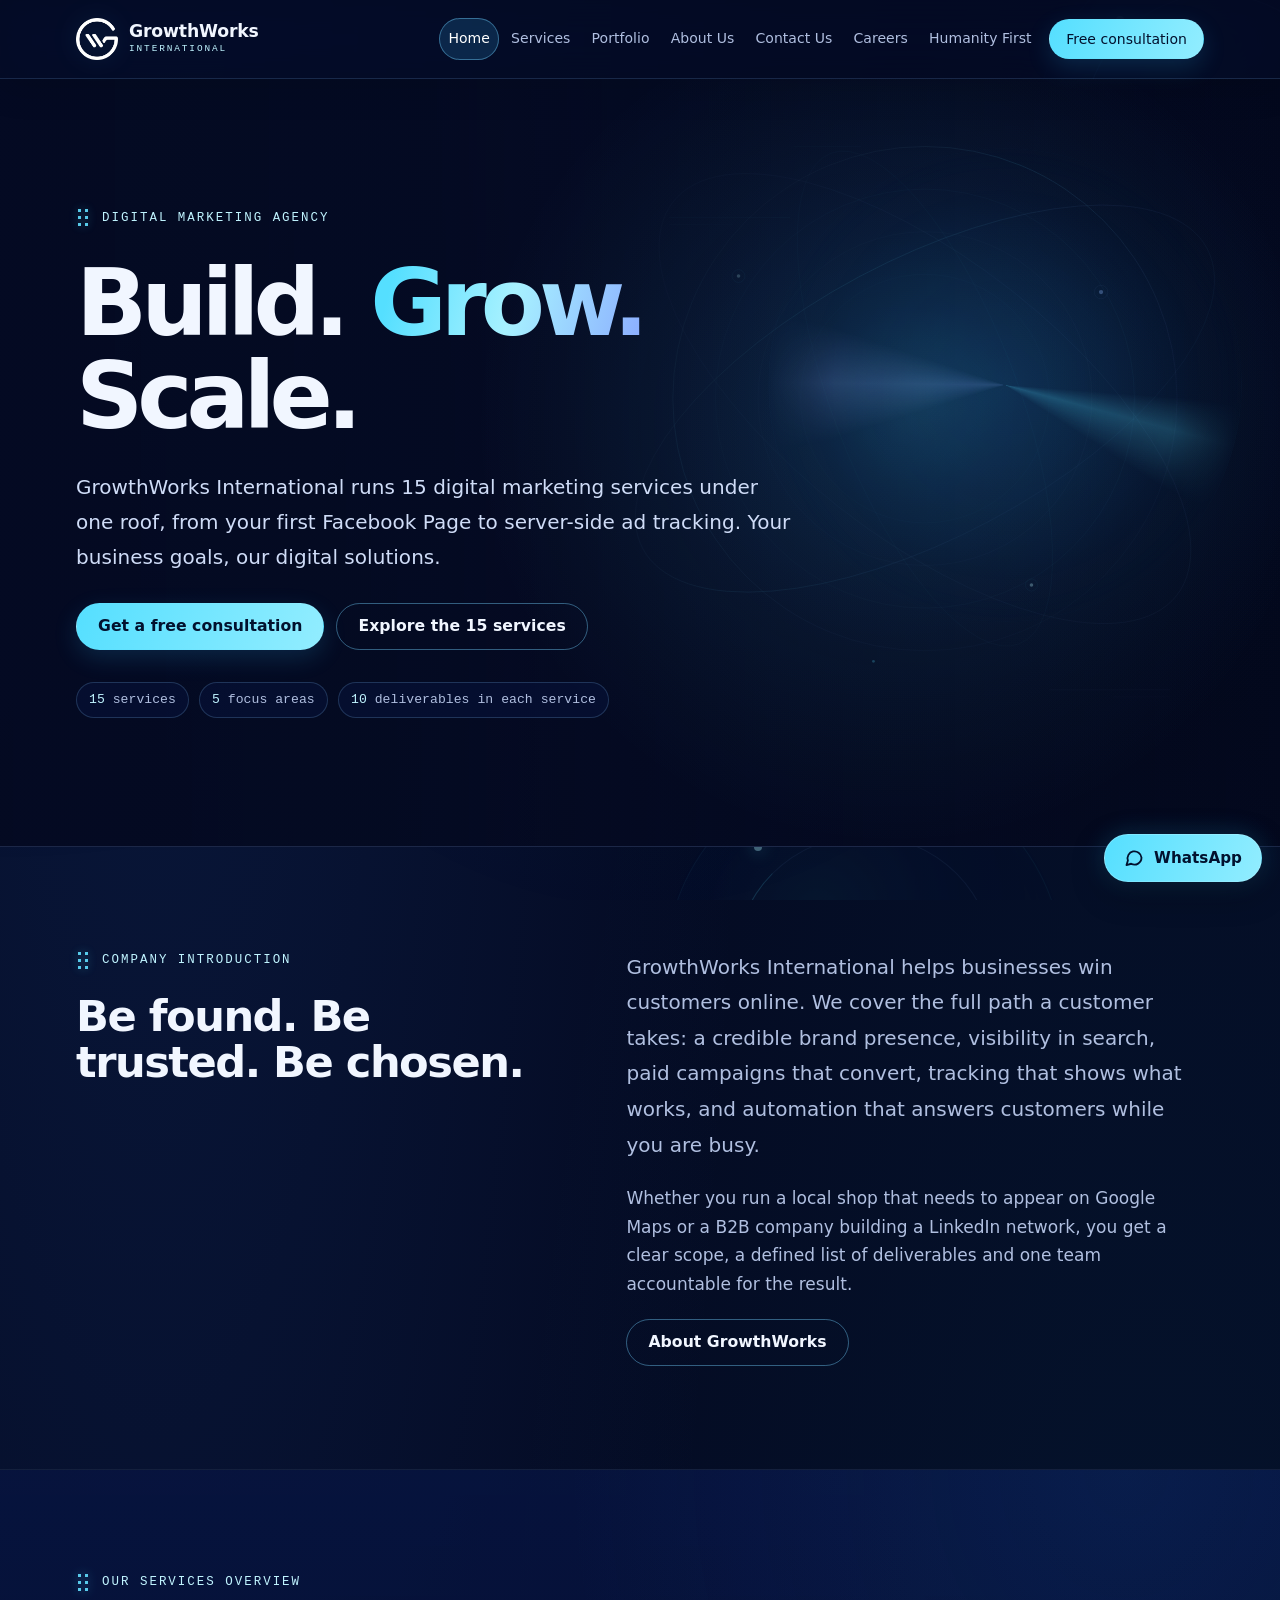
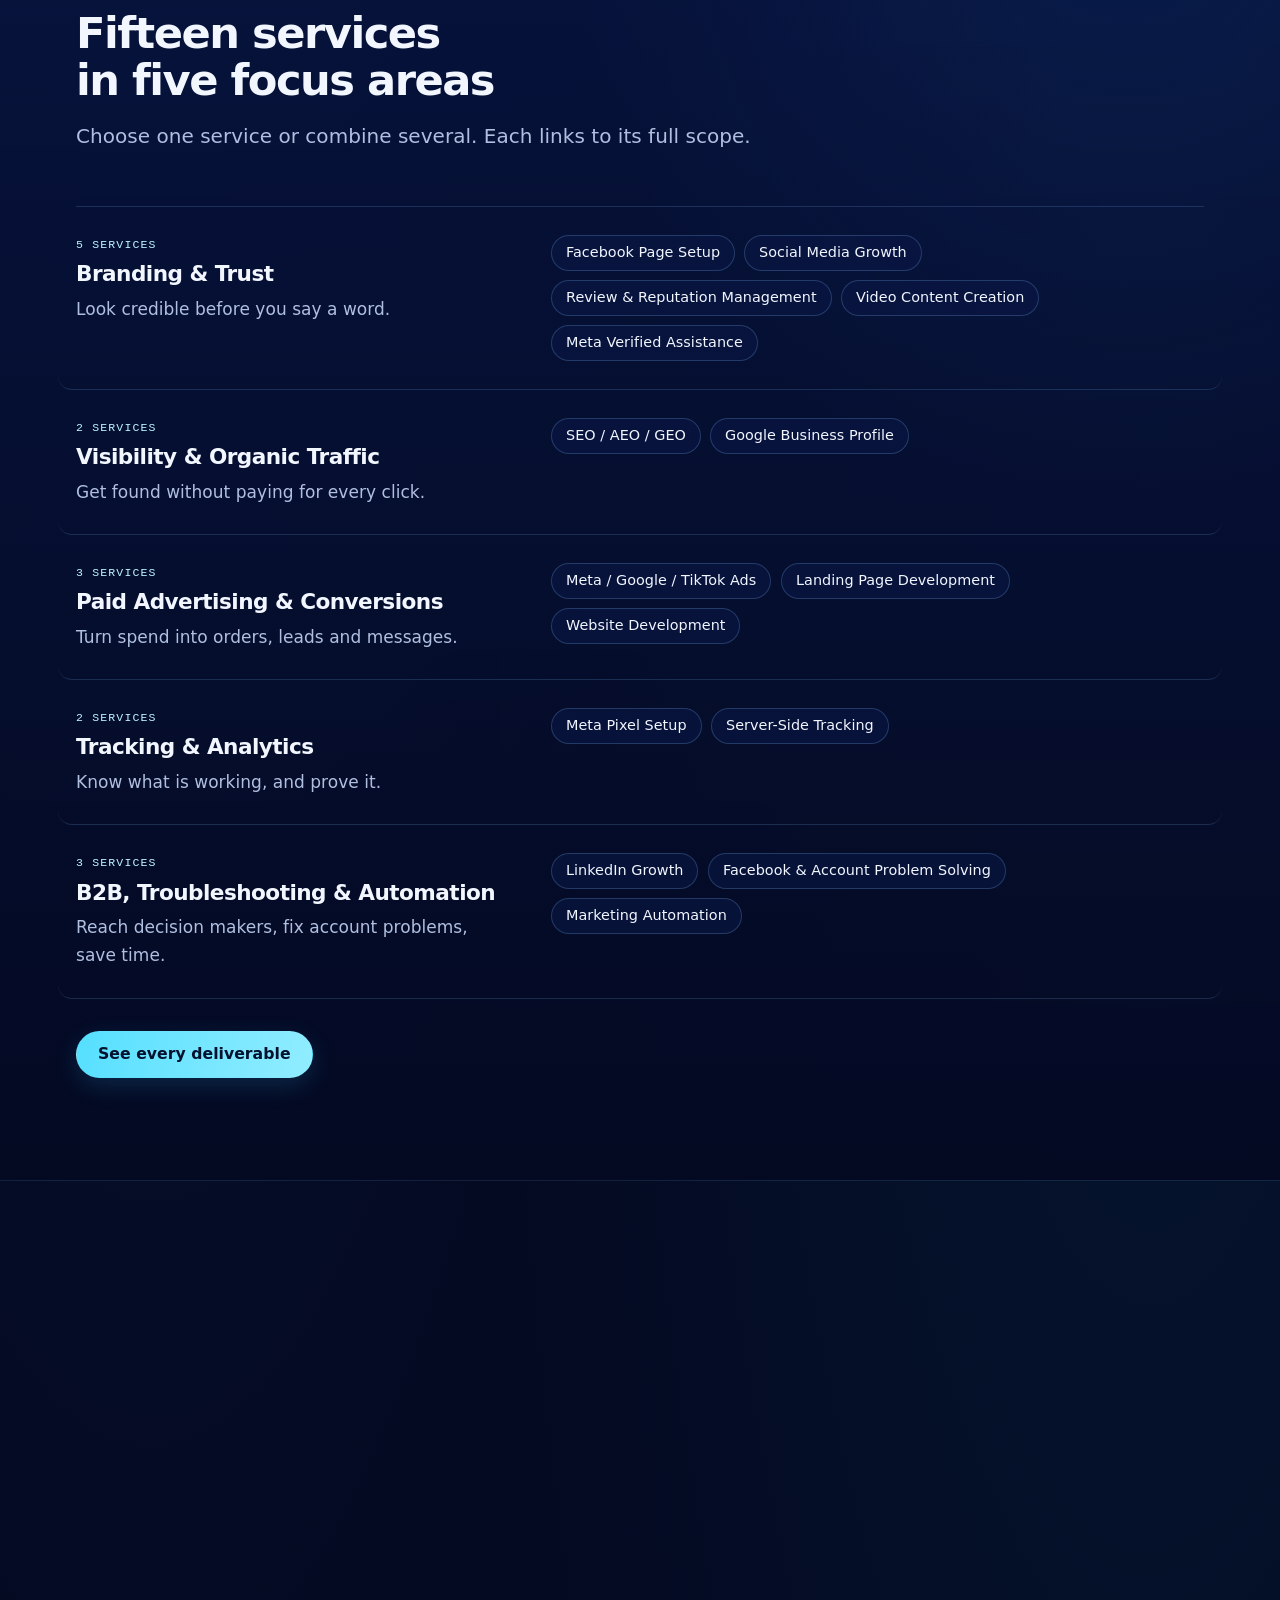
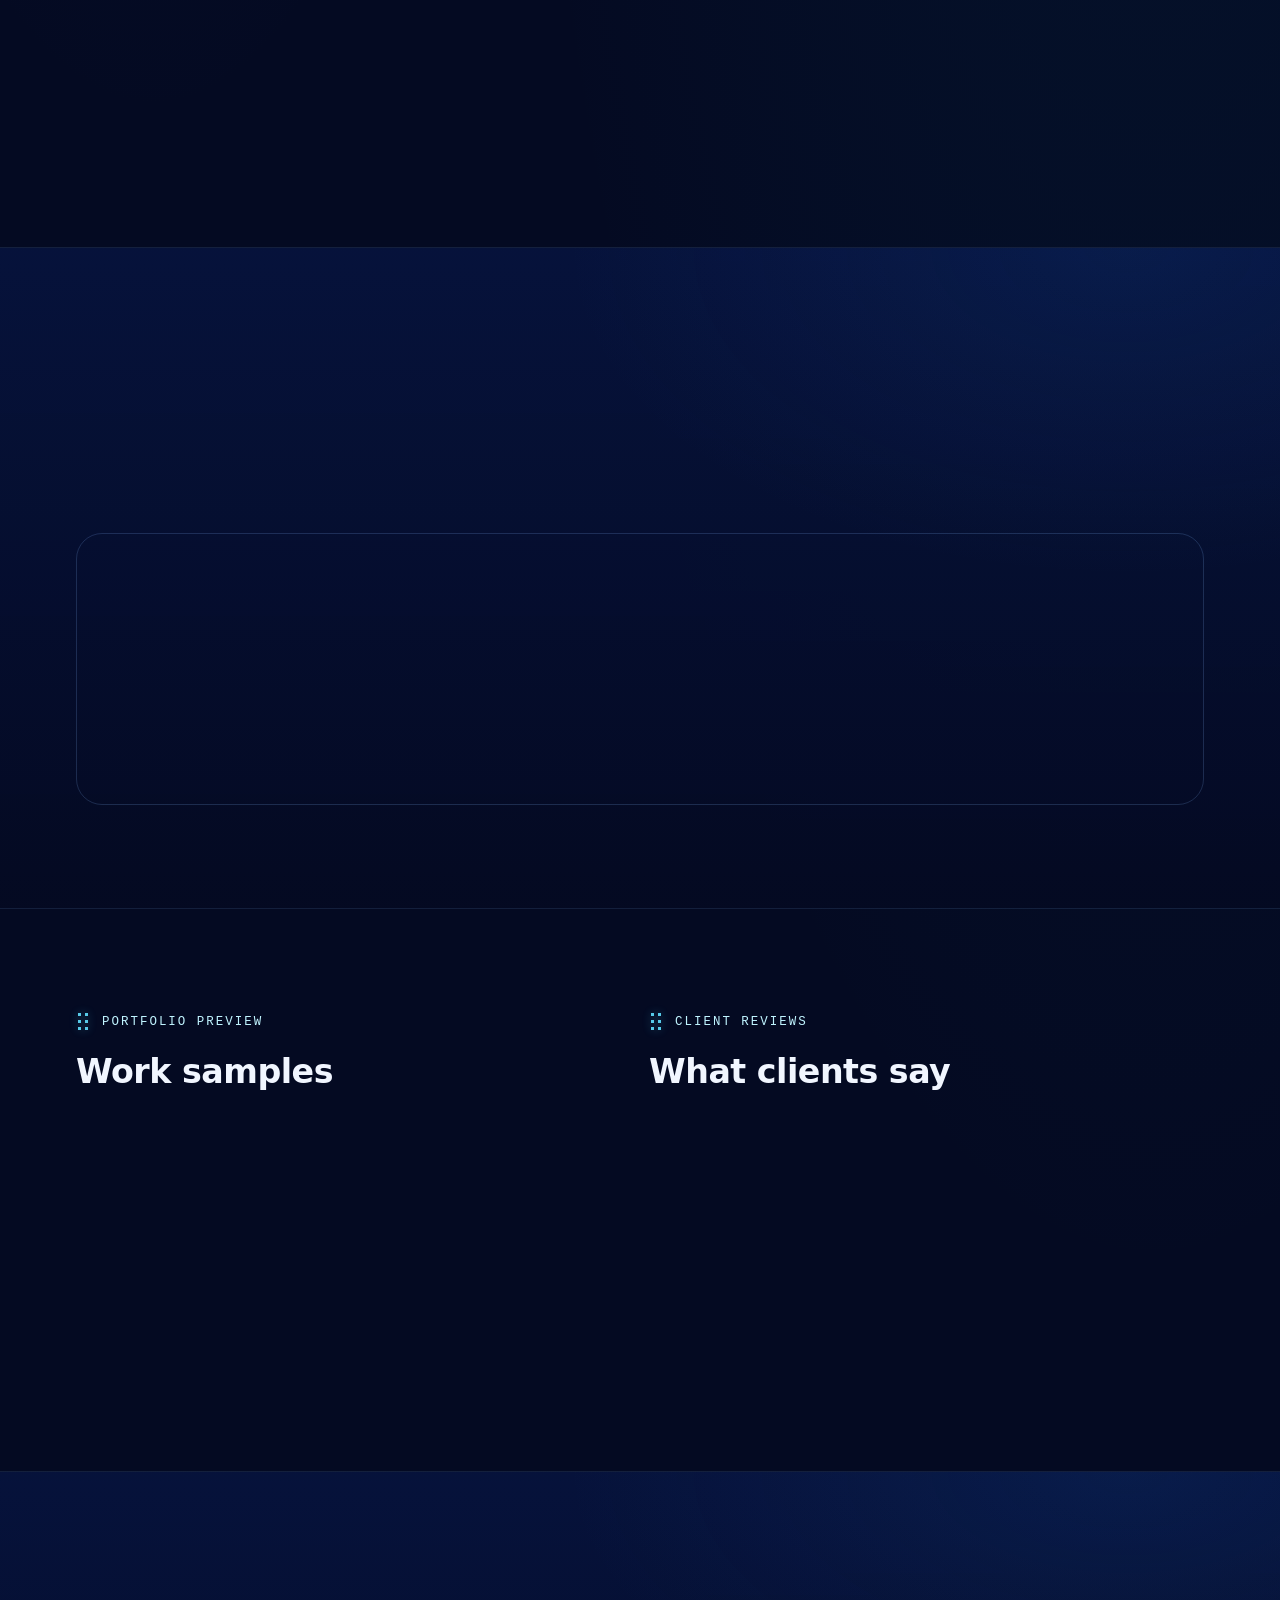
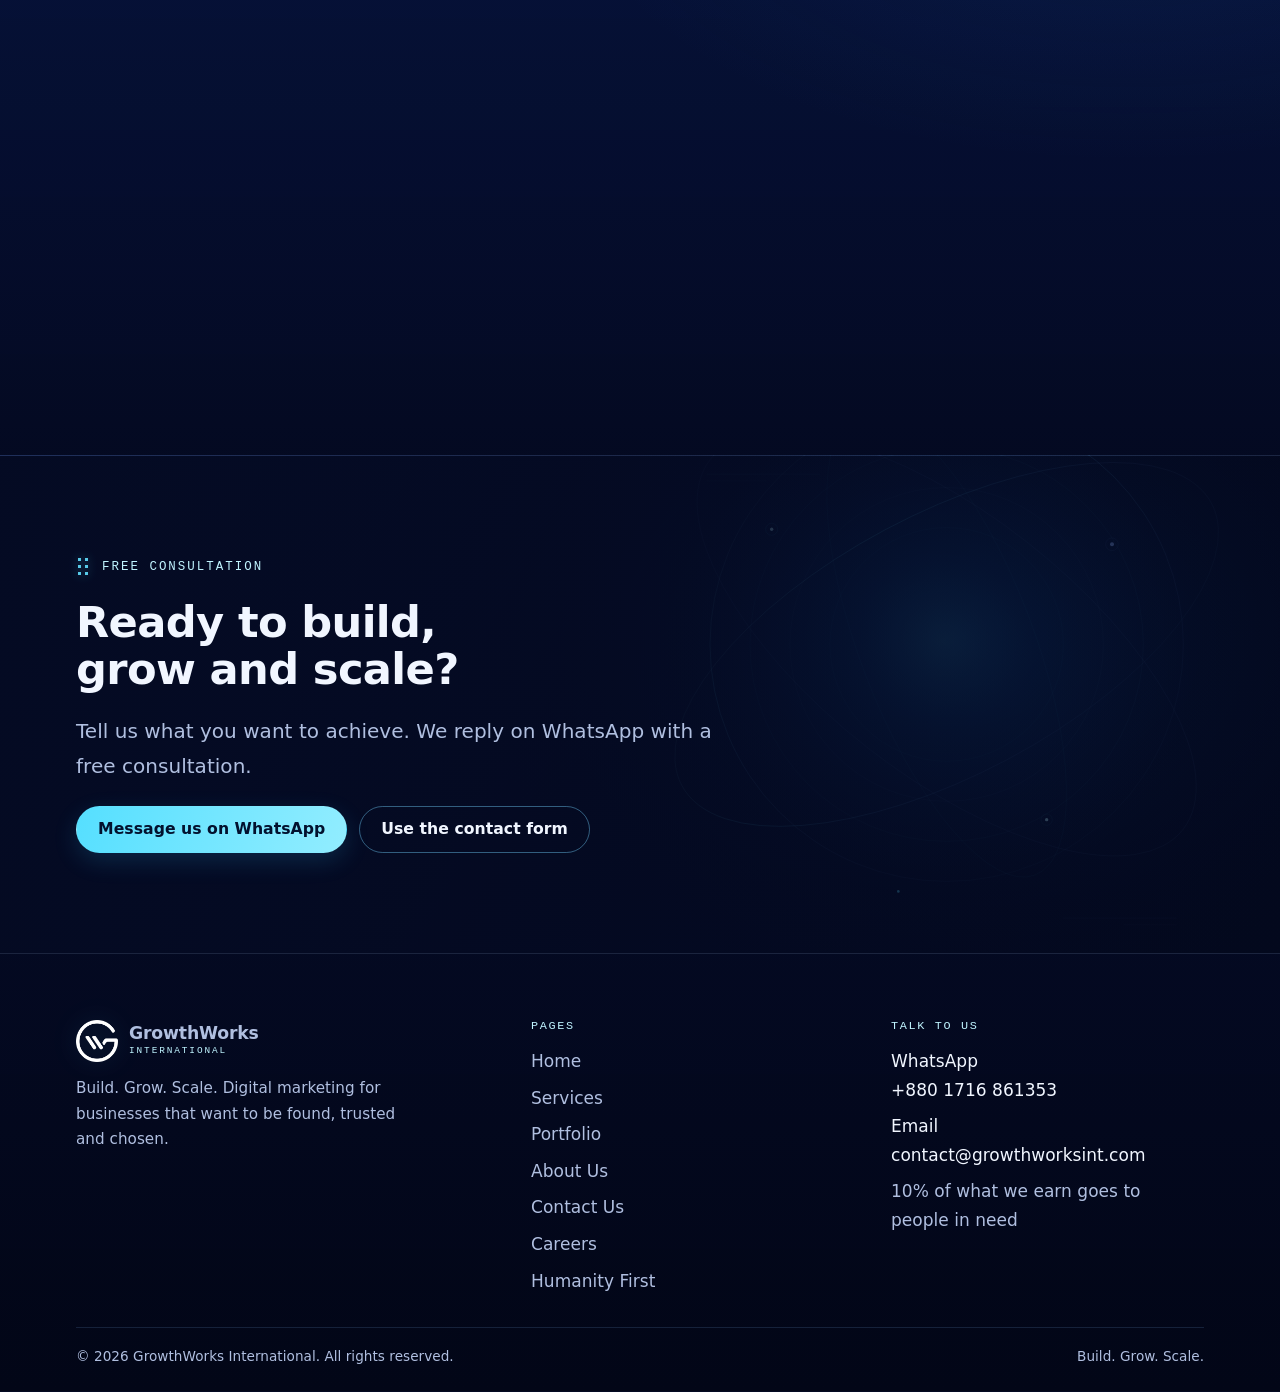
<file: index.html>
<!doctype html>
<html lang="en">
<head>
  <meta charset="utf-8">
  <meta http-equiv="Content-Security-Policy" content="default-src 'self'; base-uri 'self'; object-src 'none'; script-src 'self'; style-src 'self' 'unsafe-inline' https://fonts.googleapis.com; font-src 'self' https://fonts.gstatic.com data:; img-src 'self' data:; connect-src 'self'; frame-src 'none'; form-action 'self'; upgrade-insecure-requests">
  <meta name="referrer" content="strict-origin-when-cross-origin">
  <meta name="viewport" content="width=device-width, initial-scale=1, viewport-fit=cover">
  <meta name="theme-color" content="#040A22">
  <meta name="color-scheme" content="dark">
  <meta name="robots" content="index, follow, max-image-preview:large">
  <meta name="description" content="GrowthWorks International helps businesses grow online with digital marketing, SEO, paid advertising, analytics, web development and automation.">
  <title>GrowthWorks International | Build. Grow. Scale.</title>
  <link rel="canonical" href="https://growthworksint.jo3.org/">
  <link rel="preload" as="image" href="img/glow-4k.svg?v=20261027-4k" fetchpriority="high">
  <link rel="icon" type="image/png" href="img/logo-mark.png">
  <meta property="og:type" content="website">
  <meta property="og:site_name" content="GrowthWorks International">
  <meta property="og:title" content="GrowthWorks International | Build. Grow. Scale.">
  <meta property="og:description" content="GrowthWorks International helps businesses grow online with digital marketing, SEO, paid advertising, analytics, web development and automation.">
  <meta property="og:url" content="https://growthworksint.jo3.org/">
  <meta name="twitter:card" content="summary">
  <meta name="twitter:title" content="GrowthWorks International | Build. Grow. Scale.">
  <meta name="twitter:description" content="GrowthWorks International helps businesses grow online with digital marketing, SEO, paid advertising, analytics, web development and automation.">
  <link rel="preconnect" href="https://fonts.googleapis.com">
  <link rel="preconnect" href="https://fonts.gstatic.com" crossorigin>
  <link rel="stylesheet" href="https://fonts.googleapis.com/css2?family=Bricolage+Grotesque:opsz,wght@12..96,500;700;800&family=Figtree:wght@400;500;600;700&family=IBM+Plex+Mono:wght@400;500&display=swap">
  <link rel="stylesheet" href="styles.css?v=20261027-sticky-nav-fix">
  <script type="application/ld+json">{"@context":"https://schema.org","@type":"Organization","name":"GrowthWorks International","url":"https://growthworksint.jo3.org/","logo":"https://growthworksint.jo3.org/img/logo-mark.png","description":"GrowthWorks International helps businesses grow online with digital marketing, SEO, paid advertising, analytics, web development and automation.","email":"contact@growthworksint.com","telephone":"+8801716861353","areaServed":"Bangladesh","knowsAbout":["Digital marketing","Search engine optimization","Web development","Analytics","Marketing automation"]}</script>
</head>
<body>
<a class="skip-link" href="#main-content">Skip to main content</a>
<header class="site-header"><div class="wrap"><a class="brand" href="index.html" aria-label="GrowthWorks International home"><img src="img/logo-mark.png" alt="" width="40" height="40"><span><b>GrowthWorks</b><small>International</small></span></a><button class="menu-btn" type="button" aria-expanded="false" aria-controls="site-nav">Menu</button><nav class="nav" id="site-nav" aria-label="Main"><a href="index.html" aria-current="page">Home</a><a href="services.html">Services</a><a href="portfolio.html">Portfolio</a><a href="about.html">About Us</a><a href="contact.html">Contact Us</a><a href="careers.html">Careers</a><a href="humanity-first.html">Humanity First</a><a class="btn btn-primary btn-sm nav-cta" href="https://wa.me/8801716861353?text=Hello%20GrowthWorks%20International%2C%20I%20would%20like%20a%20free%20consultation." target="_blank" rel="noopener">Free consultation</a></nav></div></header>
<main id="main-content" tabindex="-1">
<section class="hero"><div class="wrap"><div class="hero-copy">
  <span class="eyebrow">Digital marketing agency</span>
  <h1>Build. <span class="accent">Grow.</span> Scale.</h1>
  <p class="lede" style="color:#cfdcf7">GrowthWorks International runs 15 digital marketing services under one roof, from your first Facebook Page to server-side ad tracking. Your business goals, our digital solutions.</p>
  <div class="btn-row"><a class="btn btn-primary" href="https://wa.me/8801716861353?text=Hello%20GrowthWorks%20International%2C%20I%20would%20like%20a%20free%20consultation." target="_blank" rel="noopener">Get a free consultation</a><a class="btn btn-ghost" href="services.html">Explore the 15 services</a></div>
  <div class="hero-facts"><span><b>15</b> services</span><span><b>5</b> focus areas</span><span><b>10</b> deliverables in each service</span></div>
</div></div></section>

<section class="section"><div class="wrap split">
  <div class="stack"><span class="eyebrow">Company introduction</span><h2>Be found. Be trusted. Be chosen.</h2></div>
  <div class="stack"><p class="lede">GrowthWorks International helps businesses win customers online. We cover the full path a customer takes: a credible brand presence, visibility in search, paid campaigns that convert, tracking that shows what works, and automation that answers customers while you are busy.</p>
  <p class="mute">Whether you run a local shop that needs to appear on Google Maps or a B2B company building a LinkedIn network, you get a clear scope, a defined list of deliverables and one team accountable for the result.</p>
  <div class="btn-row"><a class="btn btn-ghost" href="about.html">About GrowthWorks</a></div></div>
</div></section>

<section class="section alt"><div class="wrap">
  <div class="section-head"><span class="eyebrow">Our services overview</span><h2>Fifteen services in five focus areas</h2><p class="lede">Choose one service or combine several. Each links to its full scope.</p></div>
  <div class="area-list"><div class="area-row"><div><span class="tag">5 services</span><h3>Branding &amp; Trust</h3><p class="mute" style="margin-top:8px">Look credible before you say a word.</p></div><div class="chips"><a class="chip" href="services.html#svc-1">Facebook Page Setup</a><a class="chip" href="services.html#svc-2">Social Media Growth</a><a class="chip" href="services.html#svc-3">Review &amp; Reputation Management</a><a class="chip" href="services.html#svc-4">Video Content Creation</a><a class="chip" href="services.html#svc-5">Meta Verified Assistance</a></div></div><div class="area-row"><div><span class="tag">2 services</span><h3>Visibility &amp; Organic Traffic</h3><p class="mute" style="margin-top:8px">Get found without paying for every click.</p></div><div class="chips"><a class="chip" href="services.html#svc-6">SEO / AEO / GEO</a><a class="chip" href="services.html#svc-7">Google Business Profile</a></div></div><div class="area-row"><div><span class="tag">3 services</span><h3>Paid Advertising &amp; Conversions</h3><p class="mute" style="margin-top:8px">Turn spend into orders, leads and messages.</p></div><div class="chips"><a class="chip" href="services.html#svc-8">Meta / Google / TikTok Ads</a><a class="chip" href="services.html#svc-9">Landing Page Development</a><a class="chip" href="services.html#svc-10">Website Development</a></div></div><div class="area-row"><div><span class="tag">2 services</span><h3>Tracking &amp; Analytics</h3><p class="mute" style="margin-top:8px">Know what is working, and prove it.</p></div><div class="chips"><a class="chip" href="services.html#svc-11">Meta Pixel Setup</a><a class="chip" href="services.html#svc-12">Server-Side Tracking</a></div></div><div class="area-row"><div><span class="tag">3 services</span><h3>B2B, Troubleshooting &amp; Automation</h3><p class="mute" style="margin-top:8px">Reach decision makers, fix account problems, save time.</p></div><div class="chips"><a class="chip" href="services.html#svc-13">LinkedIn Growth</a><a class="chip" href="services.html#svc-14">Facebook &amp; Account Problem Solving</a><a class="chip" href="services.html#svc-15">Marketing Automation</a></div></div></div>
  <div class="btn-row" style="margin-top:32px"><a class="btn btn-primary" href="services.html">See every deliverable</a></div>
</div></section>

<section class="section"><div class="wrap">
  <div class="section-head"><span class="eyebrow">Why choose us</span><h2>Built around your result, not our menu</h2></div>
  <div class="grid g4"><div class="card"><h3>One team for the whole funnel</h3><p>Branding, search, ads, tracking and automation are handled together, so nothing falls between suppliers.</p></div><div class="card"><h3>Every service starts with a real problem</h3><p>Each of the 15 services is defined by the problem it solves for you and the outcome you should expect.</p></div><div class="card"><h3>Tracking comes first</h3><p>Meta Pixel and server-side tracking let you see what your ad budget actually produces.</p></div><div class="card"><h3>Free consultation, no pressure</h3><p>Message us on WhatsApp, describe your goal, and get a clear recommendation before you commit.</p></div></div>
</div></section>

<section class="section alt"><div class="wrap">
  <div class="section-head"><span class="eyebrow">How we work</span><h2>From first message to measurable results</h2></div>
  <div class="steps"><div class="step"><h3>Talk to us</h3><p>Share your business, your goal and what is not working. The first conversation is free.</p></div><div class="step"><h3>Audit and plan</h3><p>We review your current pages, ads or tracking and propose the services that fit.</p></div><div class="step"><h3>Build and launch</h3><p>We set up, design and publish. You approve the scope before work begins.</p></div><div class="step"><h3>Track and improve</h3><p>We monitor results, report on them and keep improving what the data shows.</p></div></div>
</div></section>

<section class="section"><div class="wrap">
  <div class="grid g2">
    <div class="stack"><span class="eyebrow">Portfolio preview</span><h2 style="font-size:clamp(1.5rem,2.6vw,2.1rem)">Work samples</h2>
      <div class="pending"><span class="status">Being prepared</span><p>Completed projects, case studies and campaign results will be shown here. Ask on WhatsApp and we will share examples that match your industry or service.</p><a class="btn btn-ghost btn-sm" href="portfolio.html">Open portfolio</a></div></div>
    <div class="stack"><span class="eyebrow">Client reviews</span><h2 style="font-size:clamp(1.5rem,2.6vw,2.1rem)">What clients say</h2>
      <div class="pending"><span class="status">Coming soon</span><p>We publish client reviews only with the client’s permission. They will appear here as projects are completed.</p><a class="btn btn-ghost btn-sm" href="portfolio.html#testimonials">See testimonials</a></div></div>
  </div>
</div></section>

<section class="section alt"><div class="wrap"><div class="pledge">
  <div class="big-pct" aria-hidden="true">10%</div>
  <div class="stack"><span class="eyebrow">Humanity First</span><h2>A flat 10% of what we earn goes to people in need in Bangladesh.</h2><p class="lede">Growth should lift more than our own business. The commitment is fixed, it applies to every project, and it is reported openly.</p><div class="btn-row"><a class="btn btn-ghost" href="humanity-first.html">Read our commitment</a></div></div>
</div></div></section>
</main><section class="cta-band"><div class="wrap"><div class="stack"><span class="eyebrow">Free consultation</span><h2>Ready to build, grow and scale?</h2><p class="lede">Tell us what you want to achieve. We reply on WhatsApp with a free consultation.</p><div class="btn-row"><a class="btn btn-primary" href="https://wa.me/8801716861353?text=Hello%20GrowthWorks%20International%2C%20I%20would%20like%20a%20free%20consultation." target="_blank" rel="noopener">Message us on WhatsApp</a><a class="btn btn-ghost" href="contact.html">Use the contact form</a></div></div></div></section><footer class="site-footer"><div class="wrap"><div class="footer-grid"><div class="footer-brand"><a class="brand" href="index.html"><img src="img/logo-mark.png" alt="" width="40" height="40"><span><b>GrowthWorks</b><small>International</small></span></a><p>Build. Grow. Scale. Digital marketing for businesses that want to be found, trusted and chosen.</p></div><div><h4>Pages</h4><ul><li><a href="index.html">Home</a></li><li><a href="services.html">Services</a></li><li><a href="portfolio.html">Portfolio</a></li><li><a href="about.html">About Us</a></li><li><a href="contact.html">Contact Us</a></li><li><a href="careers.html">Careers</a></li><li><a href="humanity-first.html">Humanity First</a></li></ul></div><div><h4>Talk to us</h4><ul><li>WhatsApp<br><span style="color:var(--text)">+880 1716 861353</span></li><li>Email<br><span style="color:var(--text)">contact@growthworksint.com</span></li><li><a href="humanity-first.html">10% of what we earn goes to people in need</a></li></ul></div></div><div class="legal"><span>© 2026 GrowthWorks International. All rights reserved.</span><span>Build. Grow. Scale.</span></div></div></footer><a class="wa-float" href="https://wa.me/8801716861353?text=Hello%20GrowthWorks%20International%2C%20I%20have%20a%20question." target="_blank" rel="noopener" aria-label="Chat on WhatsApp"><svg width="20" height="20" viewBox="0 0 24 24" fill="none" stroke="currentColor" stroke-width="2.2" stroke-linecap="round" stroke-linejoin="round" aria-hidden="true"><path d="M21 11.5a8.4 8.4 0 0 1-12.4 7.4L3 20.5l1.7-5.4A8.4 8.4 0 1 1 21 11.5z"/></svg><span>WhatsApp</span></a><script src="site.js?v=20261027-cursor-final-2"></script><script src="effects.js?v=20261027-motion-beautiful-1"></script>
</body></html>
</file>
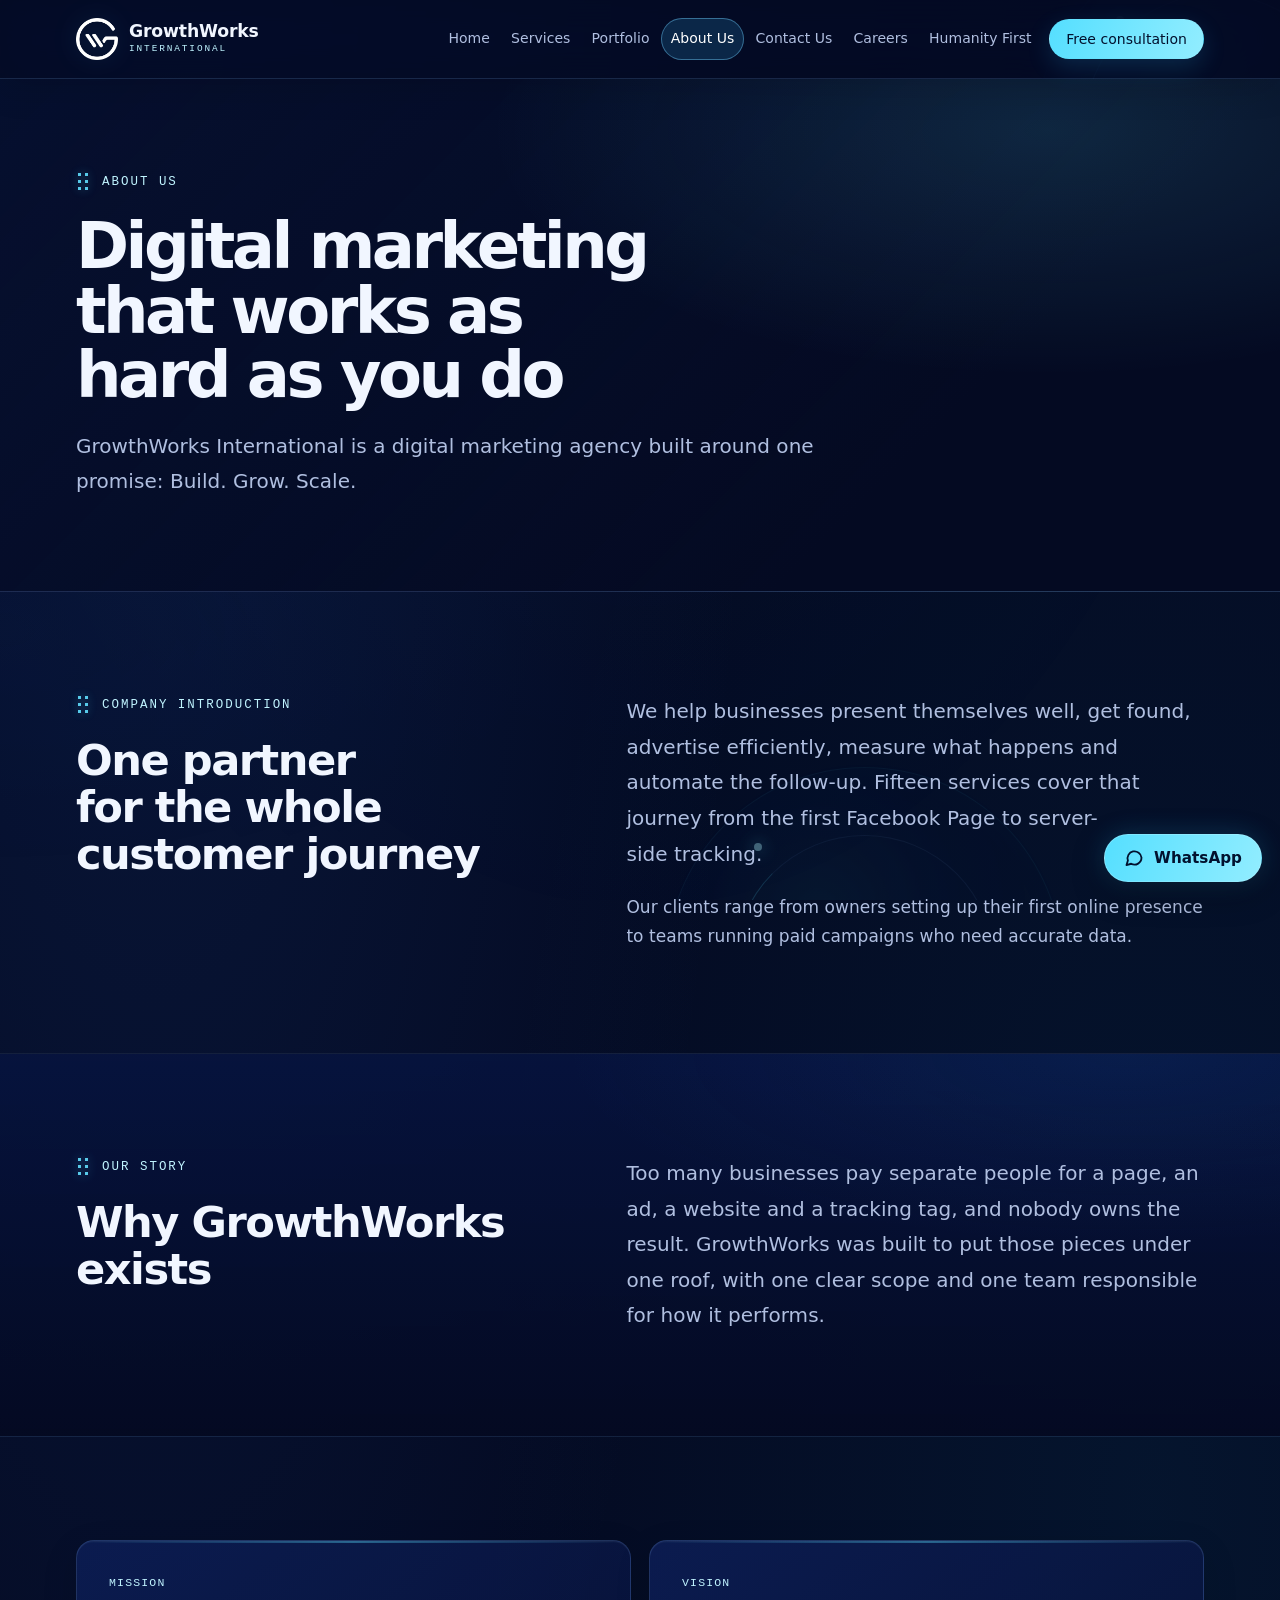
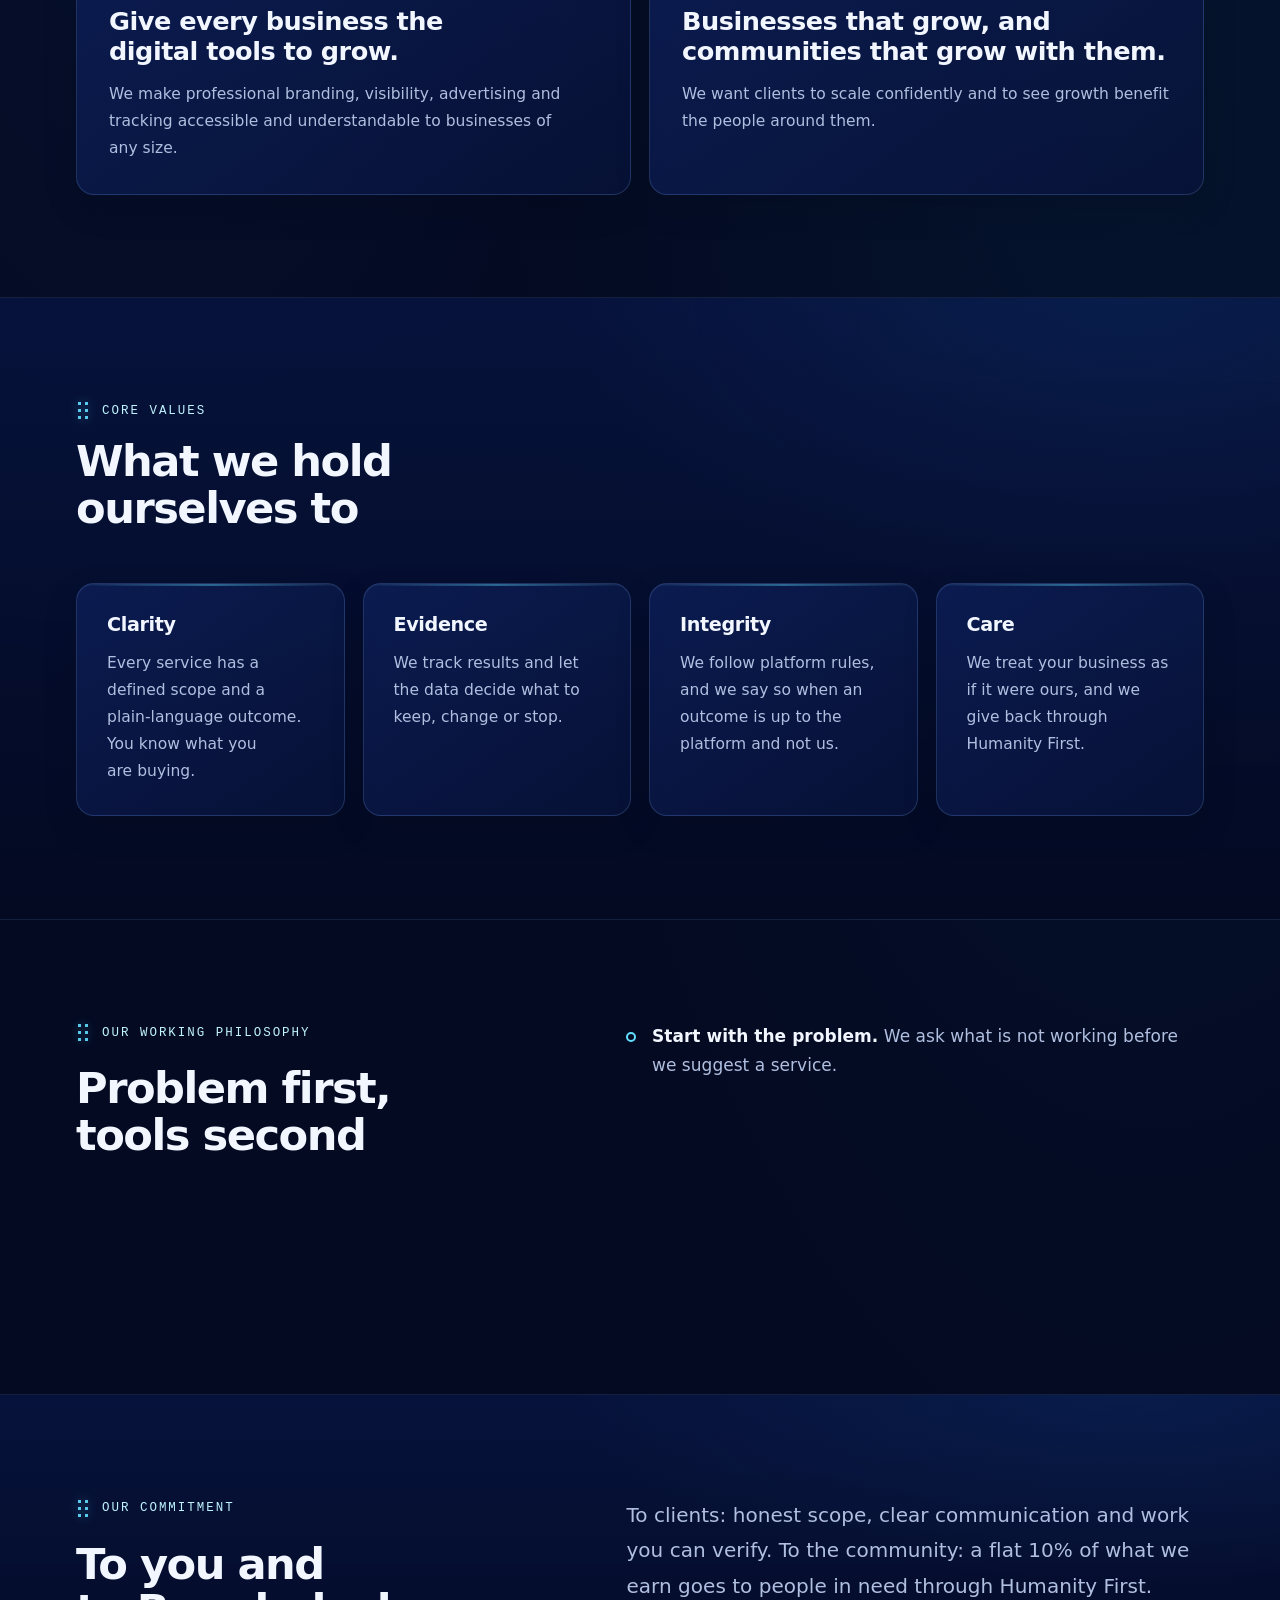
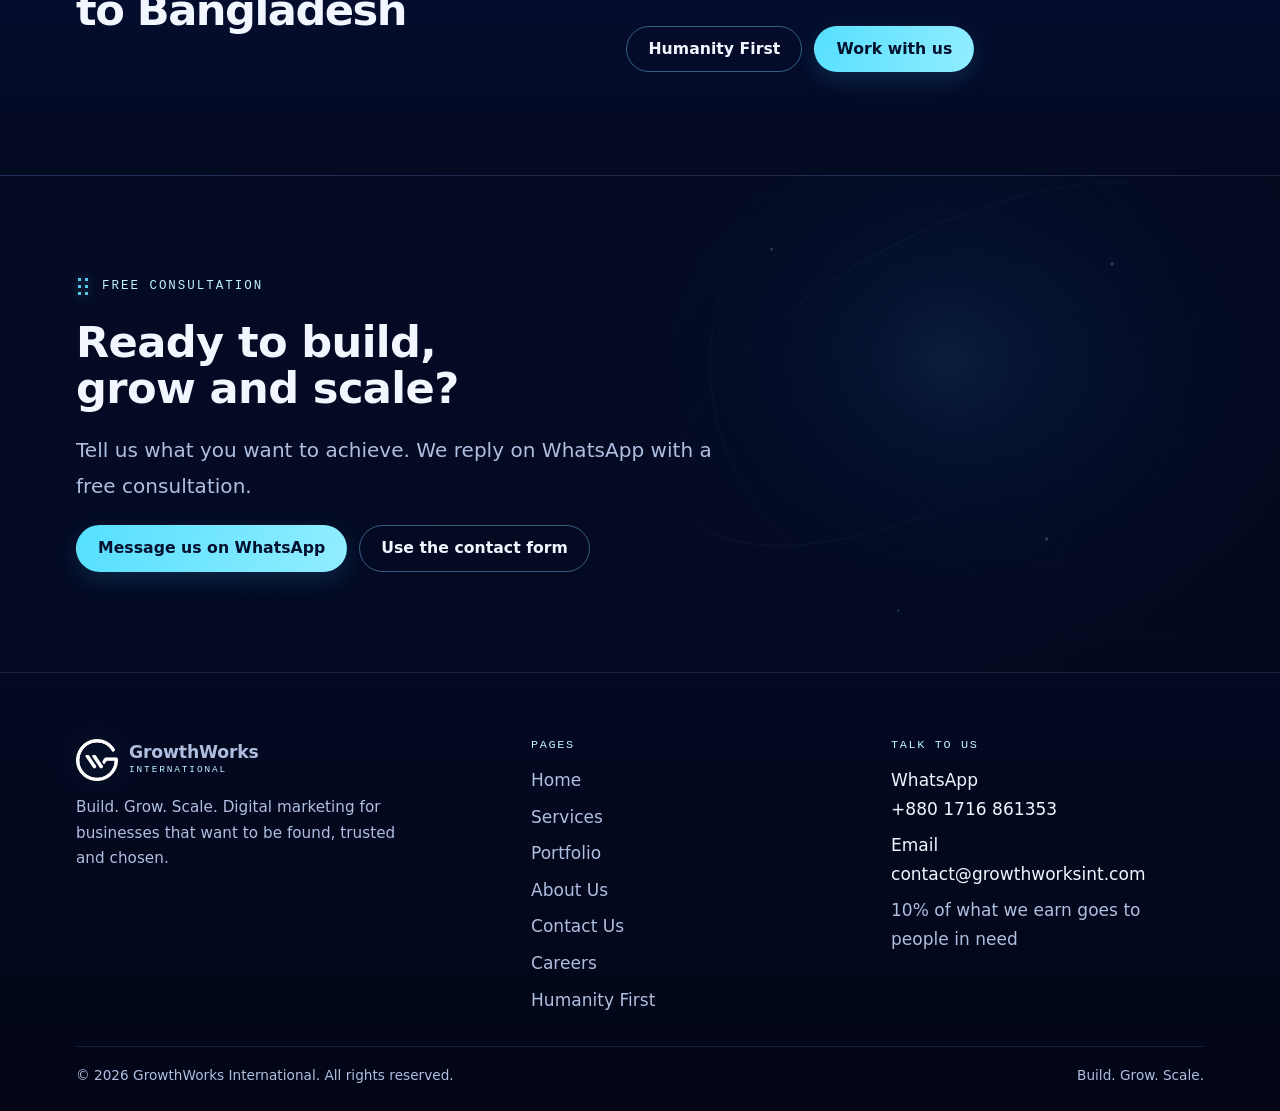
<file: about.html>
<!doctype html><html lang="en"><head>
  <meta charset="utf-8">
  <meta http-equiv="Content-Security-Policy" content="default-src 'self'; base-uri 'self'; object-src 'none'; script-src 'self'; style-src 'self' 'unsafe-inline' https://fonts.googleapis.com; font-src 'self' https://fonts.gstatic.com data:; img-src 'self' data:; connect-src 'self'; frame-src 'none'; form-action 'self'; upgrade-insecure-requests">
  <meta name="referrer" content="strict-origin-when-cross-origin">
  <meta name="viewport" content="width=device-width, initial-scale=1, viewport-fit=cover">
  <meta name="theme-color" content="#040A22">
  <meta name="color-scheme" content="dark">
  <meta name="robots" content="index, follow, max-image-preview:large">
  <meta name="description" content="About GrowthWorks International: our story, mission, vision and values.">
  <title>About Us | GrowthWorks International</title>
  <link rel="canonical" href="https://growthworksint.jo3.org/about.html">
  <link rel="icon" type="image/png" href="img/logo-mark.png">
  <meta property="og:type" content="website">
  <meta property="og:site_name" content="GrowthWorks International">
  <meta property="og:title" content="About Us | GrowthWorks International">
  <meta property="og:description" content="About GrowthWorks International: our story, mission, vision and values.">
  <meta property="og:url" content="https://growthworksint.jo3.org/about.html">
  <meta name="twitter:card" content="summary">
  <meta name="twitter:title" content="About Us | GrowthWorks International">
  <meta name="twitter:description" content="About GrowthWorks International: our story, mission, vision and values.">
  <link rel="preconnect" href="https://fonts.googleapis.com">
  <link rel="preconnect" href="https://fonts.gstatic.com" crossorigin>
  <link rel="stylesheet" href="https://fonts.googleapis.com/css2?family=Bricolage+Grotesque:opsz,wght@12..96,500;700;800&family=Figtree:wght@400;500;600;700&family=IBM+Plex+Mono:wght@400;500&display=swap">
  <link rel="stylesheet" href="styles.css?v=20261027-sticky-nav-fix">
  <script type="application/ld+json">{"@context":"https://schema.org","@type":"Organization","name":"GrowthWorks International","url":"https://growthworksint.jo3.org/about.html","logo":"https://growthworksint.jo3.org/img/logo-mark.png","description":"About GrowthWorks International: our story, mission, vision and values.","email":"contact@growthworksint.com","telephone":"+8801716861353","areaServed":"Bangladesh","knowsAbout":["Digital marketing","Search engine optimization","Web development","Analytics","Marketing automation"]}</script>
</head><body>
<a class="skip-link" href="#main-content">Skip to main content</a><header class="site-header"><div class="wrap"><a class="brand" href="index.html" aria-label="GrowthWorks International home"><img src="img/logo-mark.png" alt="" width="40" height="40"><span><b>GrowthWorks</b><small>International</small></span></a><button class="menu-btn" type="button" aria-expanded="false" aria-controls="site-nav">Menu</button><nav class="nav" id="site-nav" aria-label="Main"><a href="index.html">Home</a><a href="services.html">Services</a><a href="portfolio.html">Portfolio</a><a href="about.html" aria-current="page">About Us</a><a href="contact.html">Contact Us</a><a href="careers.html">Careers</a><a href="humanity-first.html">Humanity First</a><a class="btn btn-primary btn-sm nav-cta" href="https://wa.me/8801716861353?text=Hello%20GrowthWorks%20International%2C%20I%20would%20like%20a%20free%20consultation." target="_blank" rel="noopener">Free consultation</a></nav></div></header>
<main id="main-content" tabindex="-1">
<section class="page-hero"><div class="wrap"><div class="stack"><span class="eyebrow">About us</span><h1>Digital marketing that works as hard as you do</h1><p class="lede">GrowthWorks International is a digital marketing agency built around one promise: Build. Grow. Scale.</p></div></div></section>
<section class="section"><div class="wrap split"><div class="stack"><span class="eyebrow">Company introduction</span><h2>One partner for the whole customer journey</h2></div>
<div class="stack"><p class="lede">We help businesses present themselves well, get found, advertise efficiently, measure what happens and automate the follow-up. Fifteen services cover that journey from the first Facebook Page to server-side tracking.</p><p class="mute">Our clients range from owners setting up their first online presence to teams running paid campaigns who need accurate data.</p></div></div></section>
<section class="section alt"><div class="wrap split"><div class="stack"><span class="eyebrow">Our story</span><h2>Why GrowthWorks exists</h2></div>
<div class="stack"><p class="lede">Too many businesses pay separate people for a page, an ad, a website and a tracking tag, and nobody owns the result. GrowthWorks was built to put those pieces under one roof, with one clear scope and one team responsible for how it performs.</p></div></div></section>
<section class="section"><div class="wrap grid g2">
<div class="card" style="padding:32px"><span class="tag">Mission</span><h3 style="font-size:1.6rem">Give every business the digital tools to grow.</h3><p>We make professional branding, visibility, advertising and tracking accessible and understandable to businesses of any size.</p></div>
<div class="card" style="padding:32px"><span class="tag">Vision</span><h3 style="font-size:1.6rem">Businesses that grow, and communities that grow with them.</h3><p>We want clients to scale confidently and to see growth benefit the people around them.</p></div></div></section>
<section class="section alt"><div class="wrap"><div class="section-head"><span class="eyebrow">Core values</span><h2>What we hold ourselves to</h2></div><div class="grid g4"><div class="card"><h3>Clarity</h3><p>Every service has a defined scope and a plain-language outcome. You know what you are buying.</p></div><div class="card"><h3>Evidence</h3><p>We track results and let the data decide what to keep, change or stop.</p></div><div class="card"><h3>Integrity</h3><p>We follow platform rules, and we say so when an outcome is up to the platform and not us.</p></div><div class="card"><h3>Care</h3><p>We treat your business as if it were ours, and we give back through Humanity First.</p></div></div></div></section>
<section class="section"><div class="wrap split"><div class="stack"><span class="eyebrow">Our working philosophy</span><h2>Problem first, tools second</h2></div>
<ul class="list"><li><strong>Start with the problem.</strong> We ask what is not working before we suggest a service.</li><li><strong>Define done.</strong> Each service has a list of deliverables you can check off.</li><li><strong>Measure it.</strong> Pixels, events and reports turn opinions into evidence.</li><li><strong>Improve continuously.</strong> Launch is the start of optimization, not the end.</li></ul></div></section>
<section class="section alt"><div class="wrap split"><div class="stack"><span class="eyebrow">Our commitment</span><h2>To you and to Bangladesh</h2></div>
<div class="stack"><p class="lede">To clients: honest scope, clear communication and work you can verify. To the community: a flat 10% of what we earn goes to people in need through Humanity First.</p><div class="btn-row"><a class="btn btn-ghost" href="humanity-first.html">Humanity First</a><a class="btn btn-primary" href="contact.html">Work with us</a></div></div></div></section>
</main><section class="cta-band"><div class="wrap"><div class="stack"><span class="eyebrow">Free consultation</span><h2>Ready to build, grow and scale?</h2><p class="lede">Tell us what you want to achieve. We reply on WhatsApp with a free consultation.</p><div class="btn-row"><a class="btn btn-primary" href="https://wa.me/8801716861353?text=Hello%20GrowthWorks%20International%2C%20I%20would%20like%20a%20free%20consultation." target="_blank" rel="noopener">Message us on WhatsApp</a><a class="btn btn-ghost" href="contact.html">Use the contact form</a></div></div></div></section><footer class="site-footer"><div class="wrap"><div class="footer-grid"><div class="footer-brand"><a class="brand" href="index.html"><img src="img/logo-mark.png" alt="" width="40" height="40"><span><b>GrowthWorks</b><small>International</small></span></a><p>Build. Grow. Scale. Digital marketing for businesses that want to be found, trusted and chosen.</p></div><div><h4>Pages</h4><ul><li><a href="index.html">Home</a></li><li><a href="services.html">Services</a></li><li><a href="portfolio.html">Portfolio</a></li><li><a href="about.html">About Us</a></li><li><a href="contact.html">Contact Us</a></li><li><a href="careers.html">Careers</a></li><li><a href="humanity-first.html">Humanity First</a></li></ul></div><div><h4>Talk to us</h4><ul><li>WhatsApp<br><span style="color:var(--text)">+880 1716 861353</span></li><li>Email<br><span style="color:var(--text)">contact@growthworksint.com</span></li><li><a href="humanity-first.html">10% of what we earn goes to people in need</a></li></ul></div></div><div class="legal"><span>© 2026 GrowthWorks International. All rights reserved.</span><span>Build. Grow. Scale.</span></div></div></footer><a class="wa-float" href="https://wa.me/8801716861353?text=Hello%20GrowthWorks%20International%2C%20I%20have%20a%20question." target="_blank" rel="noopener" aria-label="Chat on WhatsApp"><svg width="20" height="20" viewBox="0 0 24 24" fill="none" stroke="currentColor" stroke-width="2.2" stroke-linecap="round" stroke-linejoin="round" aria-hidden="true"><path d="M21 11.5a8.4 8.4 0 0 1-12.4 7.4L3 20.5l1.7-5.4A8.4 8.4 0 1 1 21 11.5z"/></svg><span>WhatsApp</span></a><script src="site.js?v=20261027-cursor-final-2"></script><script src="effects.js?v=20261027-motion-beautiful-1"></script></body></html>
</file>
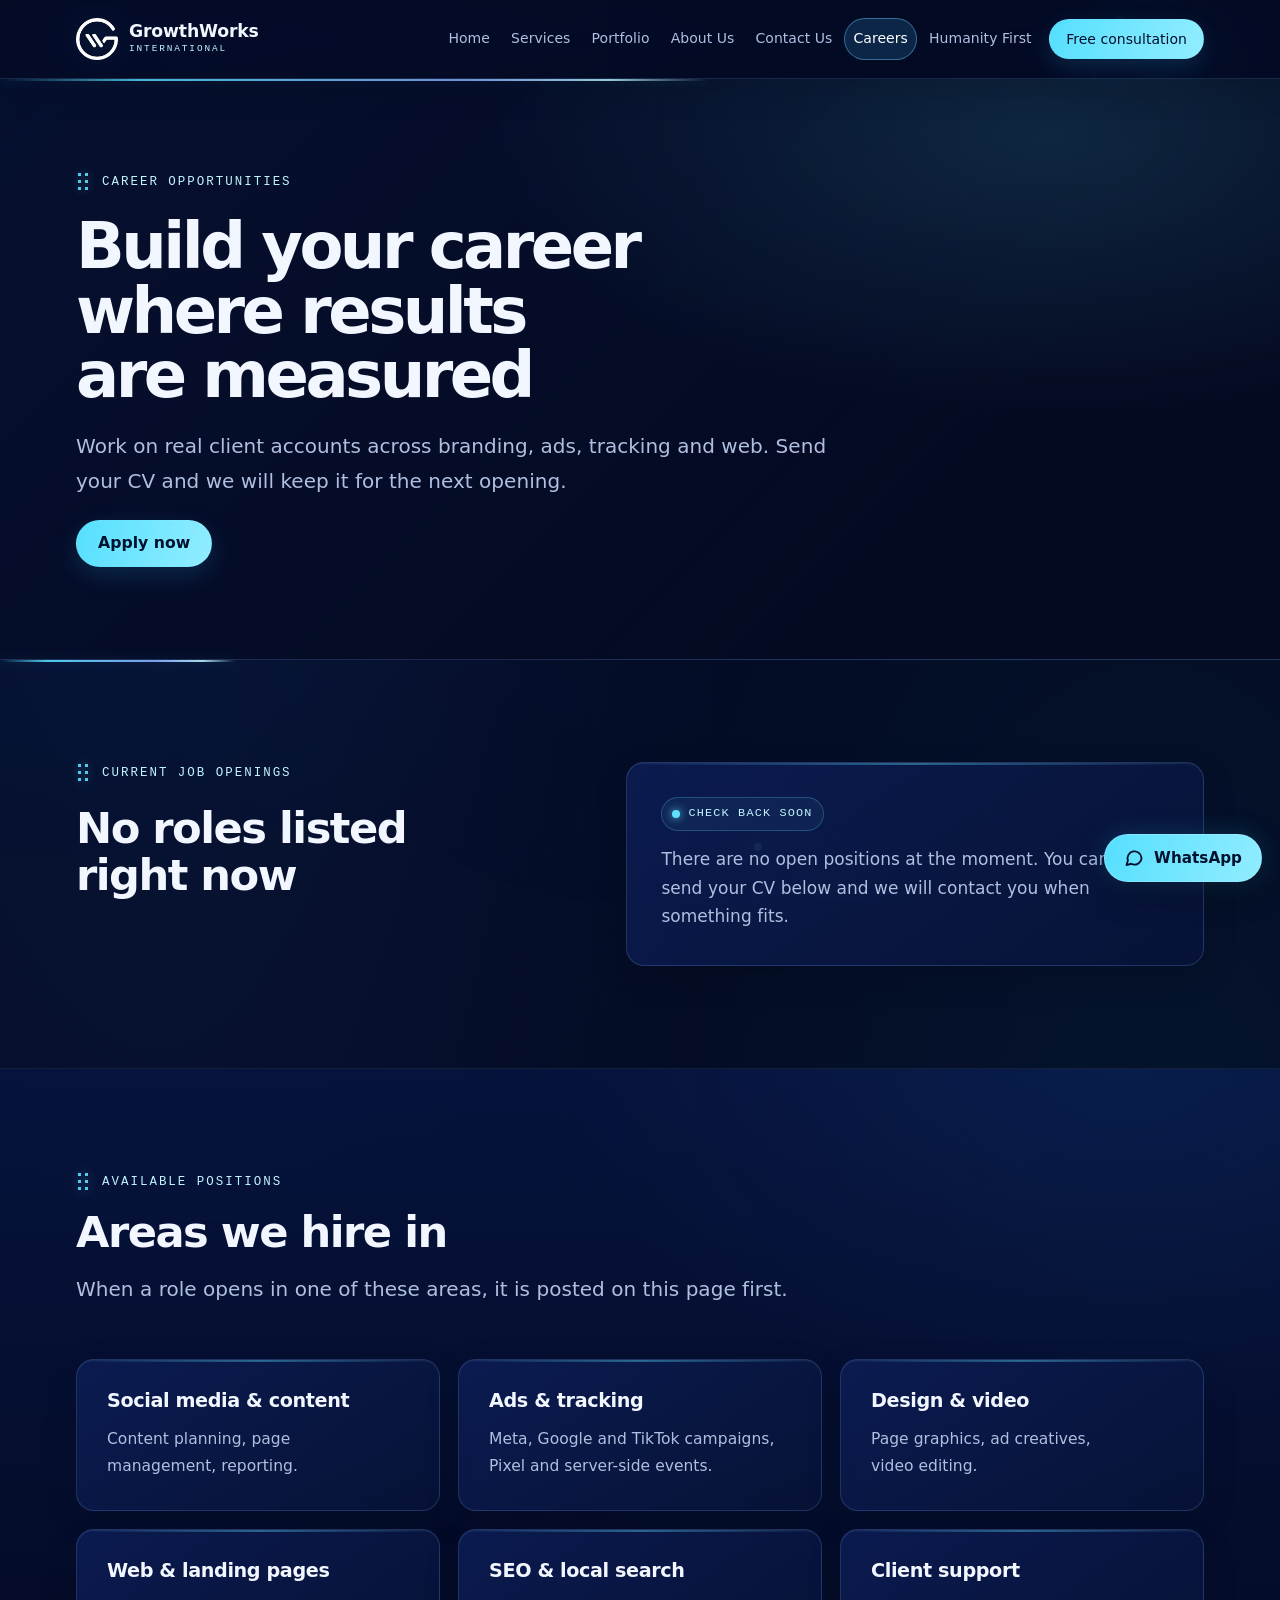
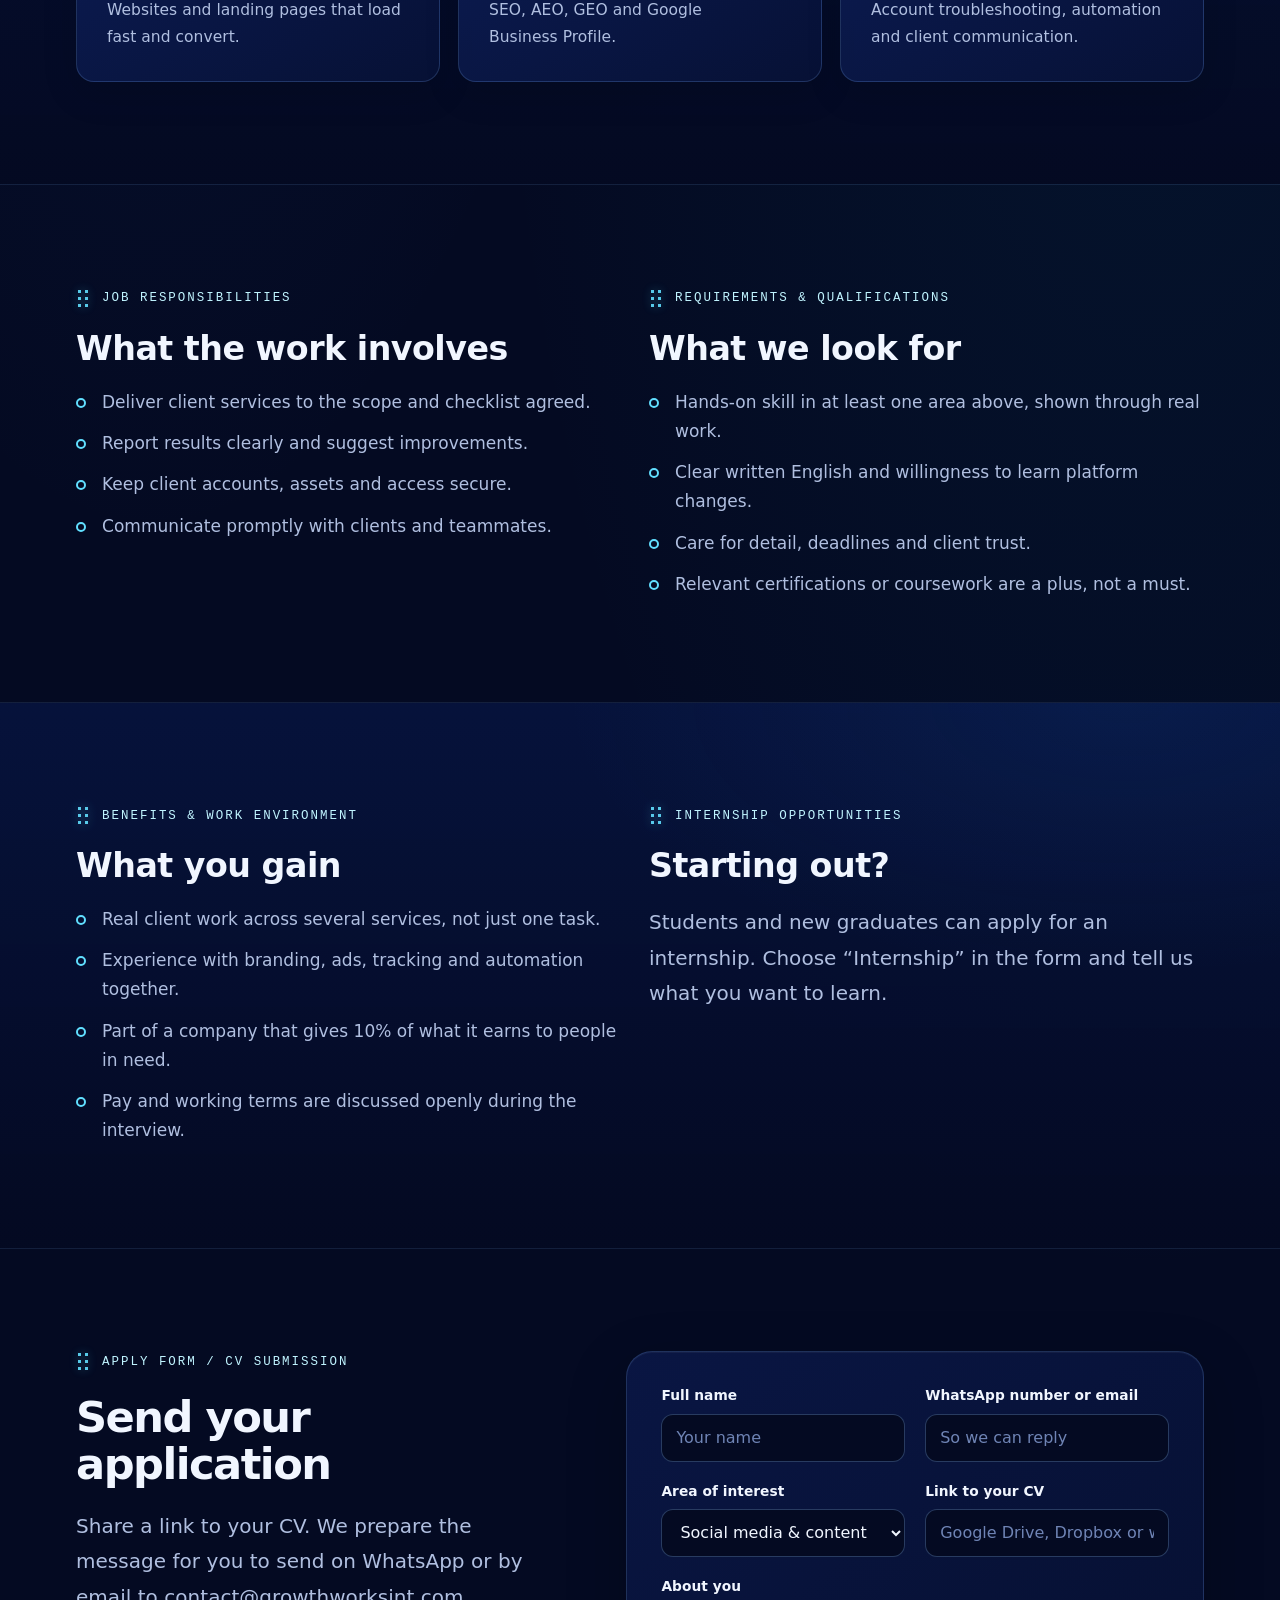
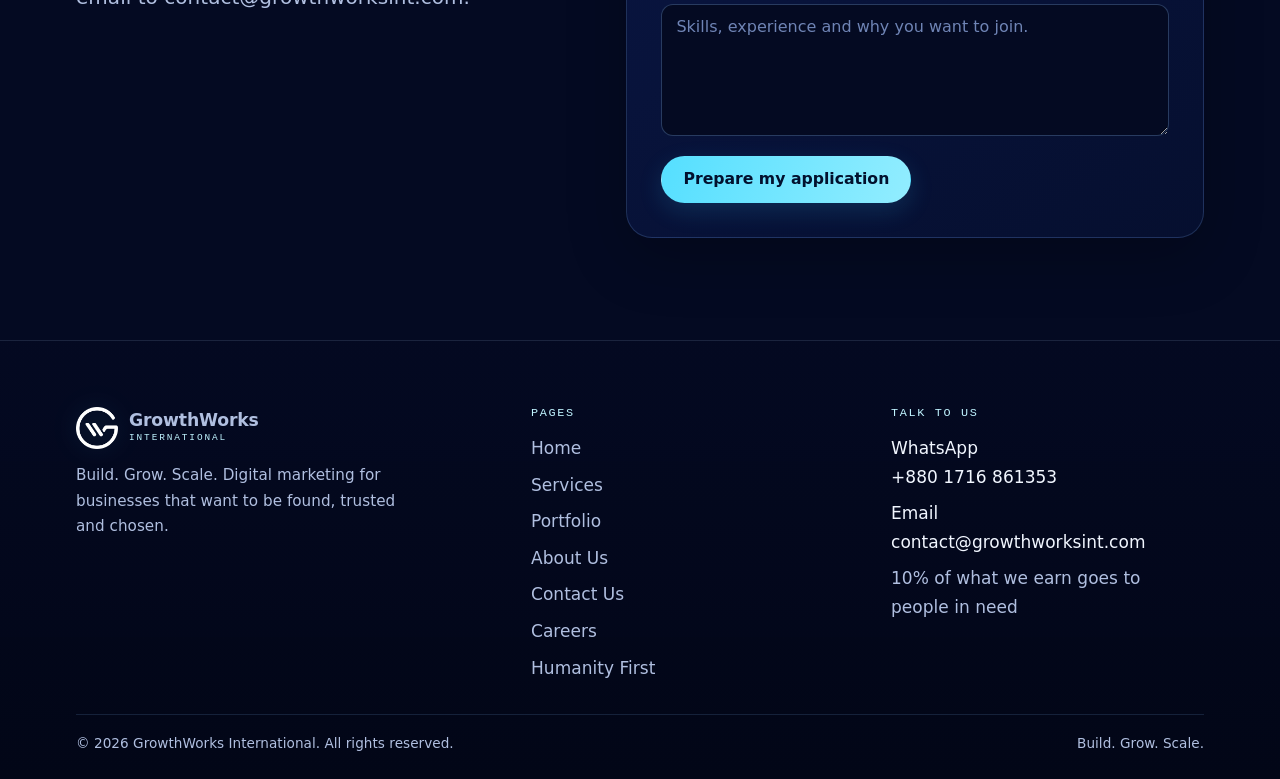
<file: careers.html>
<!doctype html><html lang="en"><head>
  <meta charset="utf-8">
  <meta http-equiv="Content-Security-Policy" content="default-src 'self'; base-uri 'self'; object-src 'none'; script-src 'self'; style-src 'self' 'unsafe-inline' https://fonts.googleapis.com; font-src 'self' https://fonts.gstatic.com data:; img-src 'self' data:; connect-src 'self'; frame-src 'none'; form-action 'self'; upgrade-insecure-requests">
  <meta name="referrer" content="strict-origin-when-cross-origin">
  <meta name="viewport" content="width=device-width, initial-scale=1, viewport-fit=cover">
  <meta name="theme-color" content="#040A22">
  <meta name="color-scheme" content="dark">
  <meta name="robots" content="index, follow, max-image-preview:large">
  <meta name="description" content="Careers and internships at GrowthWorks International.">
  <title>Careers | GrowthWorks International</title>
  <link rel="canonical" href="https://growthworksint.jo3.org/careers.html">
  <link rel="icon" type="image/png" href="img/logo-mark.png">
  <meta property="og:type" content="website">
  <meta property="og:site_name" content="GrowthWorks International">
  <meta property="og:title" content="Careers | GrowthWorks International">
  <meta property="og:description" content="Careers and internships at GrowthWorks International.">
  <meta property="og:url" content="https://growthworksint.jo3.org/careers.html">
  <meta name="twitter:card" content="summary">
  <meta name="twitter:title" content="Careers | GrowthWorks International">
  <meta name="twitter:description" content="Careers and internships at GrowthWorks International.">
  <link rel="preconnect" href="https://fonts.googleapis.com">
  <link rel="preconnect" href="https://fonts.gstatic.com" crossorigin>
  <link rel="stylesheet" href="https://fonts.googleapis.com/css2?family=Bricolage+Grotesque:opsz,wght@12..96,500;700;800&family=Figtree:wght@400;500;600;700&family=IBM+Plex+Mono:wght@400;500&display=swap">
  <link rel="stylesheet" href="styles.css?v=20261027-sticky-nav-fix">
  <script type="application/ld+json">{"@context":"https://schema.org","@type":"Organization","name":"GrowthWorks International","url":"https://growthworksint.jo3.org/careers.html","logo":"https://growthworksint.jo3.org/img/logo-mark.png","description":"Careers and internships at GrowthWorks International.","email":"contact@growthworksint.com","telephone":"+8801716861353","areaServed":"Bangladesh","knowsAbout":["Digital marketing","Search engine optimization","Web development","Analytics","Marketing automation"]}</script>
</head><body>
<a class="skip-link" href="#main-content">Skip to main content</a><header class="site-header"><div class="wrap"><a class="brand" href="index.html" aria-label="GrowthWorks International home"><img src="img/logo-mark.png" alt="" width="40" height="40"><span><b>GrowthWorks</b><small>International</small></span></a><button class="menu-btn" type="button" aria-expanded="false" aria-controls="site-nav">Menu</button><nav class="nav" id="site-nav" aria-label="Main"><a href="index.html">Home</a><a href="services.html">Services</a><a href="portfolio.html">Portfolio</a><a href="about.html">About Us</a><a href="contact.html">Contact Us</a><a href="careers.html" aria-current="page">Careers</a><a href="humanity-first.html">Humanity First</a><a class="btn btn-primary btn-sm nav-cta" href="https://wa.me/8801716861353?text=Hello%20GrowthWorks%20International%2C%20I%20would%20like%20a%20free%20consultation." target="_blank" rel="noopener">Free consultation</a></nav></div></header>
<main id="main-content" tabindex="-1">
<section class="page-hero"><div class="wrap"><div class="stack"><span class="eyebrow">Career opportunities</span><h1>Build your career where results are measured</h1><p class="lede">Work on real client accounts across branding, ads, tracking and web. Send your CV and we will keep it for the next opening.</p><div class="btn-row"><a class="btn btn-primary" href="#apply">Apply now</a></div></div></div></section>
<section class="section"><div class="wrap split"><div class="stack"><span class="eyebrow">Current job openings</span><h2>No roles listed right now</h2></div><div class="pending"><span class="status">Check back soon</span><p>There are no open positions at the moment. You can still send your CV below and we will contact you when something fits.</p></div></div></section>
<section class="section alt"><div class="wrap"><div class="section-head"><span class="eyebrow">Available positions</span><h2>Areas we hire in</h2><p class="lede">When a role opens in one of these areas, it is posted on this page first.</p></div><div class="grid g3"><div class="card"><h3>Social media &amp; content</h3><p>Content planning, page management, reporting.</p></div><div class="card"><h3>Ads &amp; tracking</h3><p>Meta, Google and TikTok campaigns, Pixel and server-side events.</p></div><div class="card"><h3>Design &amp; video</h3><p>Page graphics, ad creatives, video editing.</p></div><div class="card"><h3>Web &amp; landing pages</h3><p>Websites and landing pages that load fast and convert.</p></div><div class="card"><h3>SEO &amp; local search</h3><p>SEO, AEO, GEO and Google Business Profile.</p></div><div class="card"><h3>Client support</h3><p>Account troubleshooting, automation and client communication.</p></div></div></div></section>
<section class="section"><div class="wrap grid g2">
<div class="stack"><span class="eyebrow">Job responsibilities</span><h2 style="font-size:clamp(1.5rem,2.6vw,2.1rem)">What the work involves</h2><ul class="list"><li>Deliver client services to the scope and checklist agreed.</li><li>Report results clearly and suggest improvements.</li><li>Keep client accounts, assets and access secure.</li><li>Communicate promptly with clients and teammates.</li></ul></div>
<div class="stack"><span class="eyebrow">Requirements &amp; qualifications</span><h2 style="font-size:clamp(1.5rem,2.6vw,2.1rem)">What we look for</h2><ul class="list"><li>Hands-on skill in at least one area above, shown through real work.</li><li>Clear written English and willingness to learn platform changes.</li><li>Care for detail, deadlines and client trust.</li><li>Relevant certifications or coursework are a plus, not a must.</li></ul></div></div></section>
<section class="section alt"><div class="wrap grid g2">
<div class="stack"><span class="eyebrow">Benefits &amp; work environment</span><h2 style="font-size:clamp(1.5rem,2.6vw,2.1rem)">What you gain</h2><ul class="list"><li>Real client work across several services, not just one task.</li><li>Experience with branding, ads, tracking and automation together.</li><li>Part of a company that gives 10% of what it earns to people in need.</li><li>Pay and working terms are discussed openly during the interview.</li></ul></div>
<div class="stack"><span class="eyebrow">Internship opportunities</span><h2 style="font-size:clamp(1.5rem,2.6vw,2.1rem)">Starting out?</h2><p class="lede">Students and new graduates can apply for an internship. Choose “Internship” in the form and tell us what you want to learn.</p></div></div></section>
<section class="section" id="apply"><div class="wrap split"><div class="stack"><span class="eyebrow">Apply form / CV submission</span><h2>Send your application</h2><p class="lede">Share a link to your CV. We prepare the message for you to send on WhatsApp or by email to contact@growthworksint.com.</p></div><form class="form" data-form="Job application"><div class="field"><label for="a-name">Full name</label><input id="a-name" name="a-name" type="text" data-label="Full name" placeholder="Your name" autocomplete="off" required></div><div class="field"><label for="a-contact">WhatsApp number or email</label><input id="a-contact" name="a-contact" type="text" data-label="Contact" placeholder="So we can reply" autocomplete="off" required></div><div class="field"><label for="a-role">Area of interest</label><select id="a-role" name="a-role" data-label="Area" required><option value="Social media &amp; content">Social media &amp; content</option><option value="Ads &amp; tracking">Ads &amp; tracking</option><option value="Design &amp; video">Design &amp; video</option><option value="Web &amp; landing pages">Web &amp; landing pages</option><option value="SEO &amp; local search">SEO &amp; local search</option><option value="Client support">Client support</option><option value="Internship">Internship</option><option value="Other">Other</option></select></div><div class="field"><label for="a-cv">Link to your CV</label><input id="a-cv" name="a-cv" type="url" data-label="CV link" placeholder="Google Drive, Dropbox or website link" autocomplete="off" required></div><div class="field full"><label for="a-msg">About you</label><textarea id="a-msg" name="a-msg" data-label="About" placeholder="Skills, experience and why you want to join." required></textarea></div><div class="full"><button class="btn btn-primary" type="submit">Prepare my application</button></div><div class="result" hidden><strong>Your message is ready.</strong><p class="mute" style="font-size:.95rem">Nothing has been sent yet. Open WhatsApp with this message filled in, or copy it into an email to contact@growthworksint.com.</p><textarea readonly aria-label="Your message"></textarea><div class="btn-row"><a class="btn btn-primary wa-send" href="#" target="_blank" rel="noopener">Open WhatsApp</a><button class="btn btn-ghost copy-msg" type="button">Copy message</button></div></div></form></div></section>
</main><footer class="site-footer"><div class="wrap"><div class="footer-grid"><div class="footer-brand"><a class="brand" href="index.html"><img src="img/logo-mark.png" alt="" width="40" height="40"><span><b>GrowthWorks</b><small>International</small></span></a><p>Build. Grow. Scale. Digital marketing for businesses that want to be found, trusted and chosen.</p></div><div><h4>Pages</h4><ul><li><a href="index.html">Home</a></li><li><a href="services.html">Services</a></li><li><a href="portfolio.html">Portfolio</a></li><li><a href="about.html">About Us</a></li><li><a href="contact.html">Contact Us</a></li><li><a href="careers.html">Careers</a></li><li><a href="humanity-first.html">Humanity First</a></li></ul></div><div><h4>Talk to us</h4><ul><li>WhatsApp<br><span style="color:var(--text)">+880 1716 861353</span></li><li>Email<br><span style="color:var(--text)">contact@growthworksint.com</span></li><li><a href="humanity-first.html">10% of what we earn goes to people in need</a></li></ul></div></div><div class="legal"><span>© 2026 GrowthWorks International. All rights reserved.</span><span>Build. Grow. Scale.</span></div></div></footer><a class="wa-float" href="https://wa.me/8801716861353?text=Hello%20GrowthWorks%20International%2C%20I%20have%20a%20question." target="_blank" rel="noopener" aria-label="Chat on WhatsApp"><svg width="20" height="20" viewBox="0 0 24 24" fill="none" stroke="currentColor" stroke-width="2.2" stroke-linecap="round" stroke-linejoin="round" aria-hidden="true"><path d="M21 11.5a8.4 8.4 0 0 1-12.4 7.4L3 20.5l1.7-5.4A8.4 8.4 0 1 1 21 11.5z"/></svg><span>WhatsApp</span></a><script src="site.js?v=20261027-cursor-final-2"></script><script src="effects.js?v=20261027-motion-beautiful-1"></script></body></html>
</file>
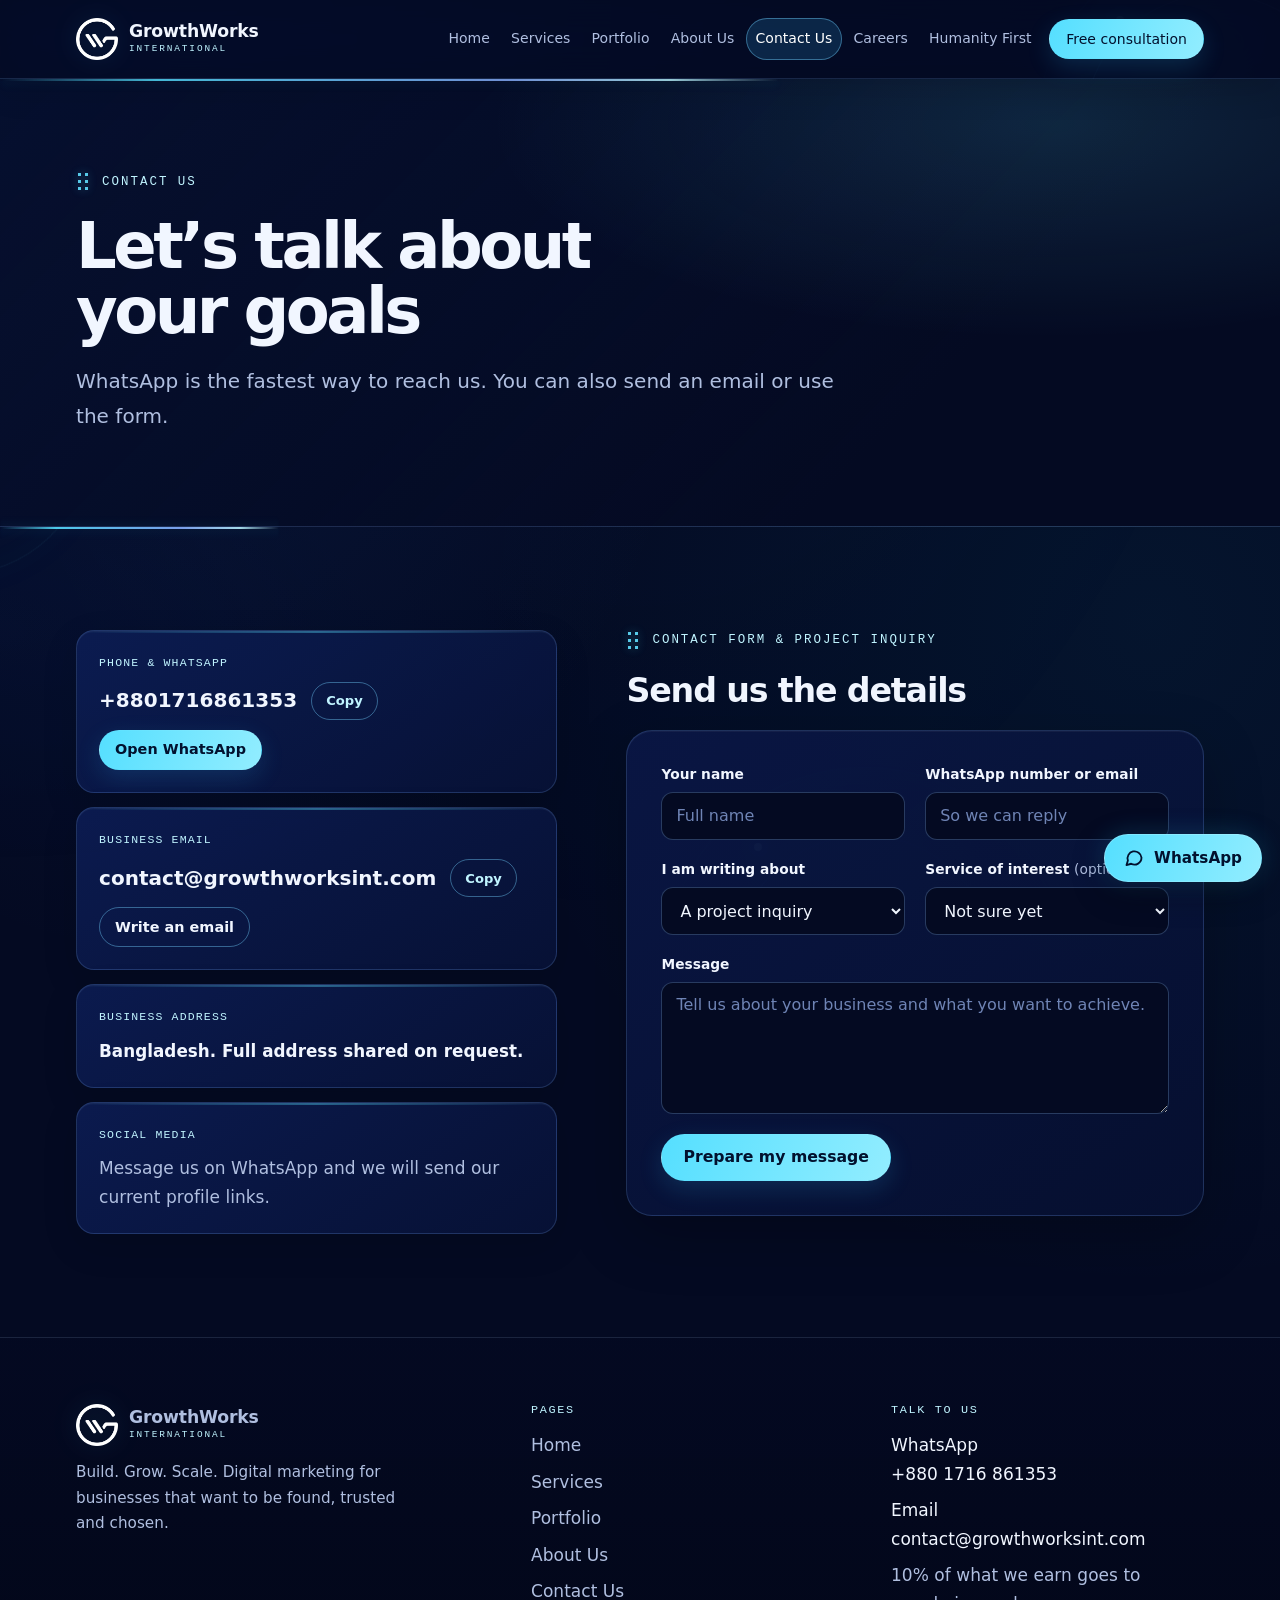
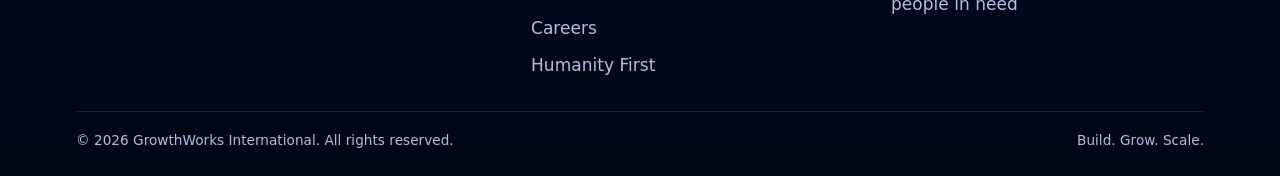
<file: contact.html>
<!doctype html><html lang="en"><head>
  <meta charset="utf-8">
  <meta http-equiv="Content-Security-Policy" content="default-src 'self'; base-uri 'self'; object-src 'none'; script-src 'self'; style-src 'self' 'unsafe-inline' https://fonts.googleapis.com; font-src 'self' https://fonts.gstatic.com data:; img-src 'self' data:; connect-src 'self'; frame-src 'none'; form-action 'self'; upgrade-insecure-requests">
  <meta name="referrer" content="strict-origin-when-cross-origin">
  <meta name="viewport" content="width=device-width, initial-scale=1, viewport-fit=cover">
  <meta name="theme-color" content="#040A22">
  <meta name="color-scheme" content="dark">
  <meta name="robots" content="index, follow, max-image-preview:large">
  <meta name="description" content="Contact GrowthWorks International by WhatsApp, email or form.">
  <title>Contact Us | GrowthWorks International</title>
  <link rel="canonical" href="https://growthworksint.jo3.org/contact.html">
  <link rel="icon" type="image/png" href="img/logo-mark.png">
  <meta property="og:type" content="website">
  <meta property="og:site_name" content="GrowthWorks International">
  <meta property="og:title" content="Contact Us | GrowthWorks International">
  <meta property="og:description" content="Contact GrowthWorks International by WhatsApp, email or form.">
  <meta property="og:url" content="https://growthworksint.jo3.org/contact.html">
  <meta name="twitter:card" content="summary">
  <meta name="twitter:title" content="Contact Us | GrowthWorks International">
  <meta name="twitter:description" content="Contact GrowthWorks International by WhatsApp, email or form.">
  <link rel="preconnect" href="https://fonts.googleapis.com">
  <link rel="preconnect" href="https://fonts.gstatic.com" crossorigin>
  <link rel="stylesheet" href="https://fonts.googleapis.com/css2?family=Bricolage+Grotesque:opsz,wght@12..96,500;700;800&family=Figtree:wght@400;500;600;700&family=IBM+Plex+Mono:wght@400;500&display=swap">
  <link rel="stylesheet" href="styles.css?v=20261027-sticky-nav-fix">
  <script type="application/ld+json">{"@context":"https://schema.org","@type":"Organization","name":"GrowthWorks International","url":"https://growthworksint.jo3.org/contact.html","logo":"https://growthworksint.jo3.org/img/logo-mark.png","description":"Contact GrowthWorks International by WhatsApp, email or form.","email":"contact@growthworksint.com","telephone":"+8801716861353","areaServed":"Bangladesh","knowsAbout":["Digital marketing","Search engine optimization","Web development","Analytics","Marketing automation"]}</script>
</head><body>
<a class="skip-link" href="#main-content">Skip to main content</a><header class="site-header"><div class="wrap"><a class="brand" href="index.html" aria-label="GrowthWorks International home"><img src="img/logo-mark.png" alt="" width="40" height="40"><span><b>GrowthWorks</b><small>International</small></span></a><button class="menu-btn" type="button" aria-expanded="false" aria-controls="site-nav">Menu</button><nav class="nav" id="site-nav" aria-label="Main"><a href="index.html">Home</a><a href="services.html">Services</a><a href="portfolio.html">Portfolio</a><a href="about.html">About Us</a><a href="contact.html" aria-current="page">Contact Us</a><a href="careers.html">Careers</a><a href="humanity-first.html">Humanity First</a><a class="btn btn-primary btn-sm nav-cta" href="https://wa.me/8801716861353?text=Hello%20GrowthWorks%20International%2C%20I%20would%20like%20a%20free%20consultation." target="_blank" rel="noopener">Free consultation</a></nav></div></header>
<main id="main-content" tabindex="-1">
<section class="page-hero"><div class="wrap"><div class="stack"><span class="eyebrow">Contact us</span><h1>Let’s talk about your goals</h1><p class="lede">WhatsApp is the fastest way to reach us. You can also send an email or use the form.</p></div></div></section>
<section class="section"><div class="wrap split">
<div class="contact-list">
<div class="contact-item"><span class="tag">Phone &amp; WhatsApp</span><span class="val">+8801716861353</span><button class="copy" type="button" data-copy="+8801716861353">Copy</button><a class="btn btn-primary btn-sm" href="https://wa.me/8801716861353?text=Hello%20GrowthWorks%20International%2C%20I%20would%20like%20a%20free%20consultation." target="_blank" rel="noopener">Open WhatsApp</a></div>
<div class="contact-item"><span class="tag">Business email</span><span class="val">contact@growthworksint.com</span><button class="copy" type="button" data-copy="contact@growthworksint.com">Copy</button><a class="btn btn-ghost btn-sm" href="mailto:contact@growthworksint.com">Write an email</a></div>
<div class="contact-item"><span class="tag">Business address</span><span class="val" style="font-size:1.05rem">Bangladesh. Full address shared on request.</span></div>
<div class="contact-item"><span class="tag">Social media</span><span class="mute">Message us on WhatsApp and we will send our current profile links.</span></div>
</div>
<div class="stack"><span class="eyebrow">Contact form &amp; project inquiry</span><h2 style="font-size:clamp(1.5rem,2.6vw,2.1rem)">Send us the details</h2><form class="form" data-form="Contact message"><div class="field"><label for="c-name">Your name</label><input id="c-name" name="c-name" type="text" data-label="Your name" placeholder="Full name" autocomplete="off" required></div><div class="field"><label for="c-contact">WhatsApp number or email</label><input id="c-contact" name="c-contact" type="text" data-label="Contact" placeholder="So we can reply" autocomplete="off" required></div><div class="field"><label for="c-type">I am writing about</label><select id="c-type" name="c-type" data-label="Topic" required><option value="A project inquiry">A project inquiry</option><option value="A general question">A general question</option><option value="A partnership">A partnership</option><option value="Something else">Something else</option></select></div><div class="field"><label for="c-service">Service of interest <span class="mute" style="font-weight:400">(optional)</span></label><select id="c-service" name="c-service" data-label="Service"><option value="Not sure yet">Not sure yet</option><option value="Facebook Page Setup">Facebook Page Setup</option><option value="Social Media Growth">Social Media Growth</option><option value="Review &amp; Reputation Management">Review &amp; Reputation Management</option><option value="Video Content Creation">Video Content Creation</option><option value="Meta Verified Assistance">Meta Verified Assistance</option><option value="SEO / AEO / GEO">SEO / AEO / GEO</option><option value="Google Business Profile">Google Business Profile</option><option value="Meta / Google / TikTok Ads">Meta / Google / TikTok Ads</option><option value="Landing Page Development">Landing Page Development</option><option value="Website Development">Website Development</option><option value="Meta Pixel Setup">Meta Pixel Setup</option><option value="Server-Side Tracking">Server-Side Tracking</option><option value="LinkedIn Growth">LinkedIn Growth</option><option value="Facebook &amp; Account Problem Solving">Facebook &amp; Account Problem Solving</option><option value="Marketing Automation">Marketing Automation</option></select></div><div class="field full"><label for="c-msg">Message</label><textarea id="c-msg" name="c-msg" data-label="Message" placeholder="Tell us about your business and what you want to achieve." required></textarea></div><div class="full"><button class="btn btn-primary" type="submit">Prepare my message</button></div><div class="result" hidden><strong>Your message is ready.</strong><p class="mute" style="font-size:.95rem">Nothing has been sent yet. Open WhatsApp with this message filled in, or copy it into an email to contact@growthworksint.com.</p><textarea readonly aria-label="Your message"></textarea><div class="btn-row"><a class="btn btn-primary wa-send" href="#" target="_blank" rel="noopener">Open WhatsApp</a><button class="btn btn-ghost copy-msg" type="button">Copy message</button></div></div></form></div>
</div></section>
</main><footer class="site-footer"><div class="wrap"><div class="footer-grid"><div class="footer-brand"><a class="brand" href="index.html"><img src="img/logo-mark.png" alt="" width="40" height="40"><span><b>GrowthWorks</b><small>International</small></span></a><p>Build. Grow. Scale. Digital marketing for businesses that want to be found, trusted and chosen.</p></div><div><h4>Pages</h4><ul><li><a href="index.html">Home</a></li><li><a href="services.html">Services</a></li><li><a href="portfolio.html">Portfolio</a></li><li><a href="about.html">About Us</a></li><li><a href="contact.html">Contact Us</a></li><li><a href="careers.html">Careers</a></li><li><a href="humanity-first.html">Humanity First</a></li></ul></div><div><h4>Talk to us</h4><ul><li>WhatsApp<br><span style="color:var(--text)">+880 1716 861353</span></li><li>Email<br><span style="color:var(--text)">contact@growthworksint.com</span></li><li><a href="humanity-first.html">10% of what we earn goes to people in need</a></li></ul></div></div><div class="legal"><span>© 2026 GrowthWorks International. All rights reserved.</span><span>Build. Grow. Scale.</span></div></div></footer><a class="wa-float" href="https://wa.me/8801716861353?text=Hello%20GrowthWorks%20International%2C%20I%20have%20a%20question." target="_blank" rel="noopener" aria-label="Chat on WhatsApp"><svg width="20" height="20" viewBox="0 0 24 24" fill="none" stroke="currentColor" stroke-width="2.2" stroke-linecap="round" stroke-linejoin="round" aria-hidden="true"><path d="M21 11.5a8.4 8.4 0 0 1-12.4 7.4L3 20.5l1.7-5.4A8.4 8.4 0 1 1 21 11.5z"/></svg><span>WhatsApp</span></a><script src="site.js?v=20261027-cursor-final-2"></script><script src="effects.js?v=20261027-motion-beautiful-1"></script></body></html>
</file>
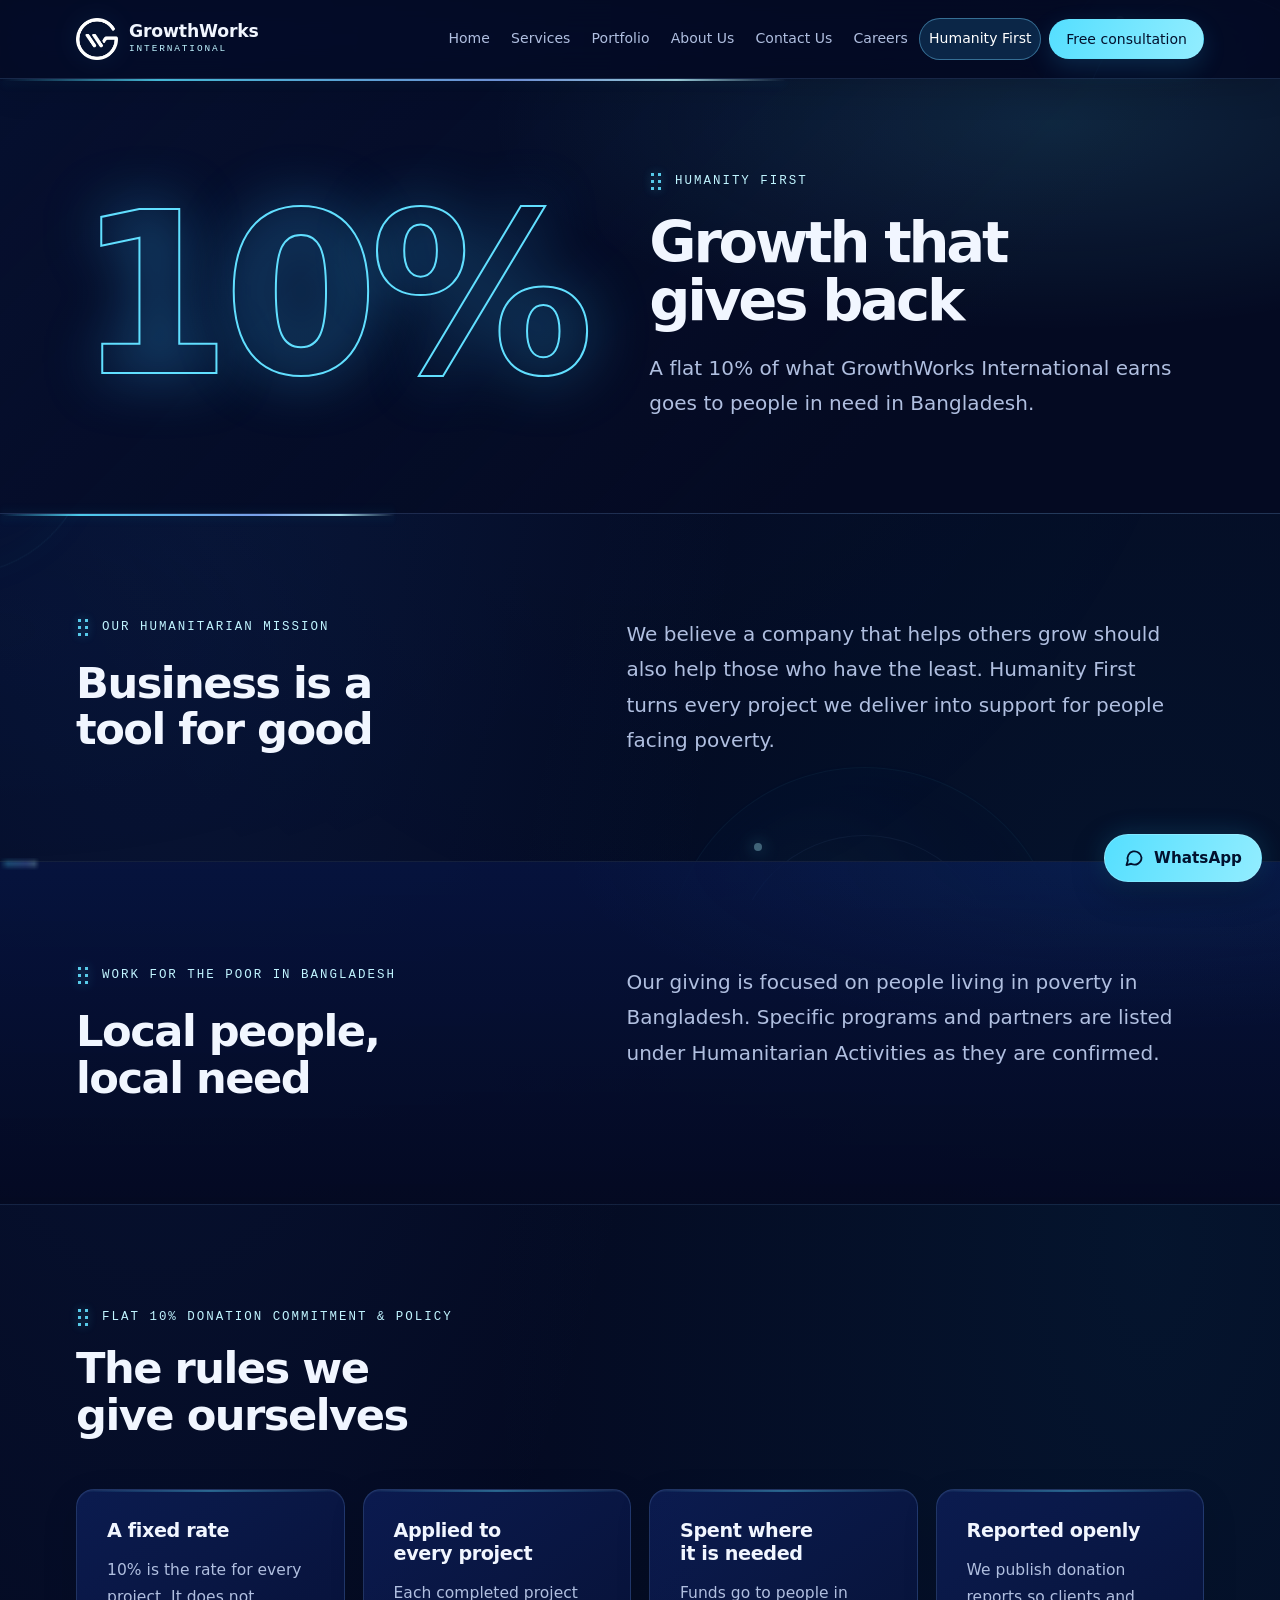
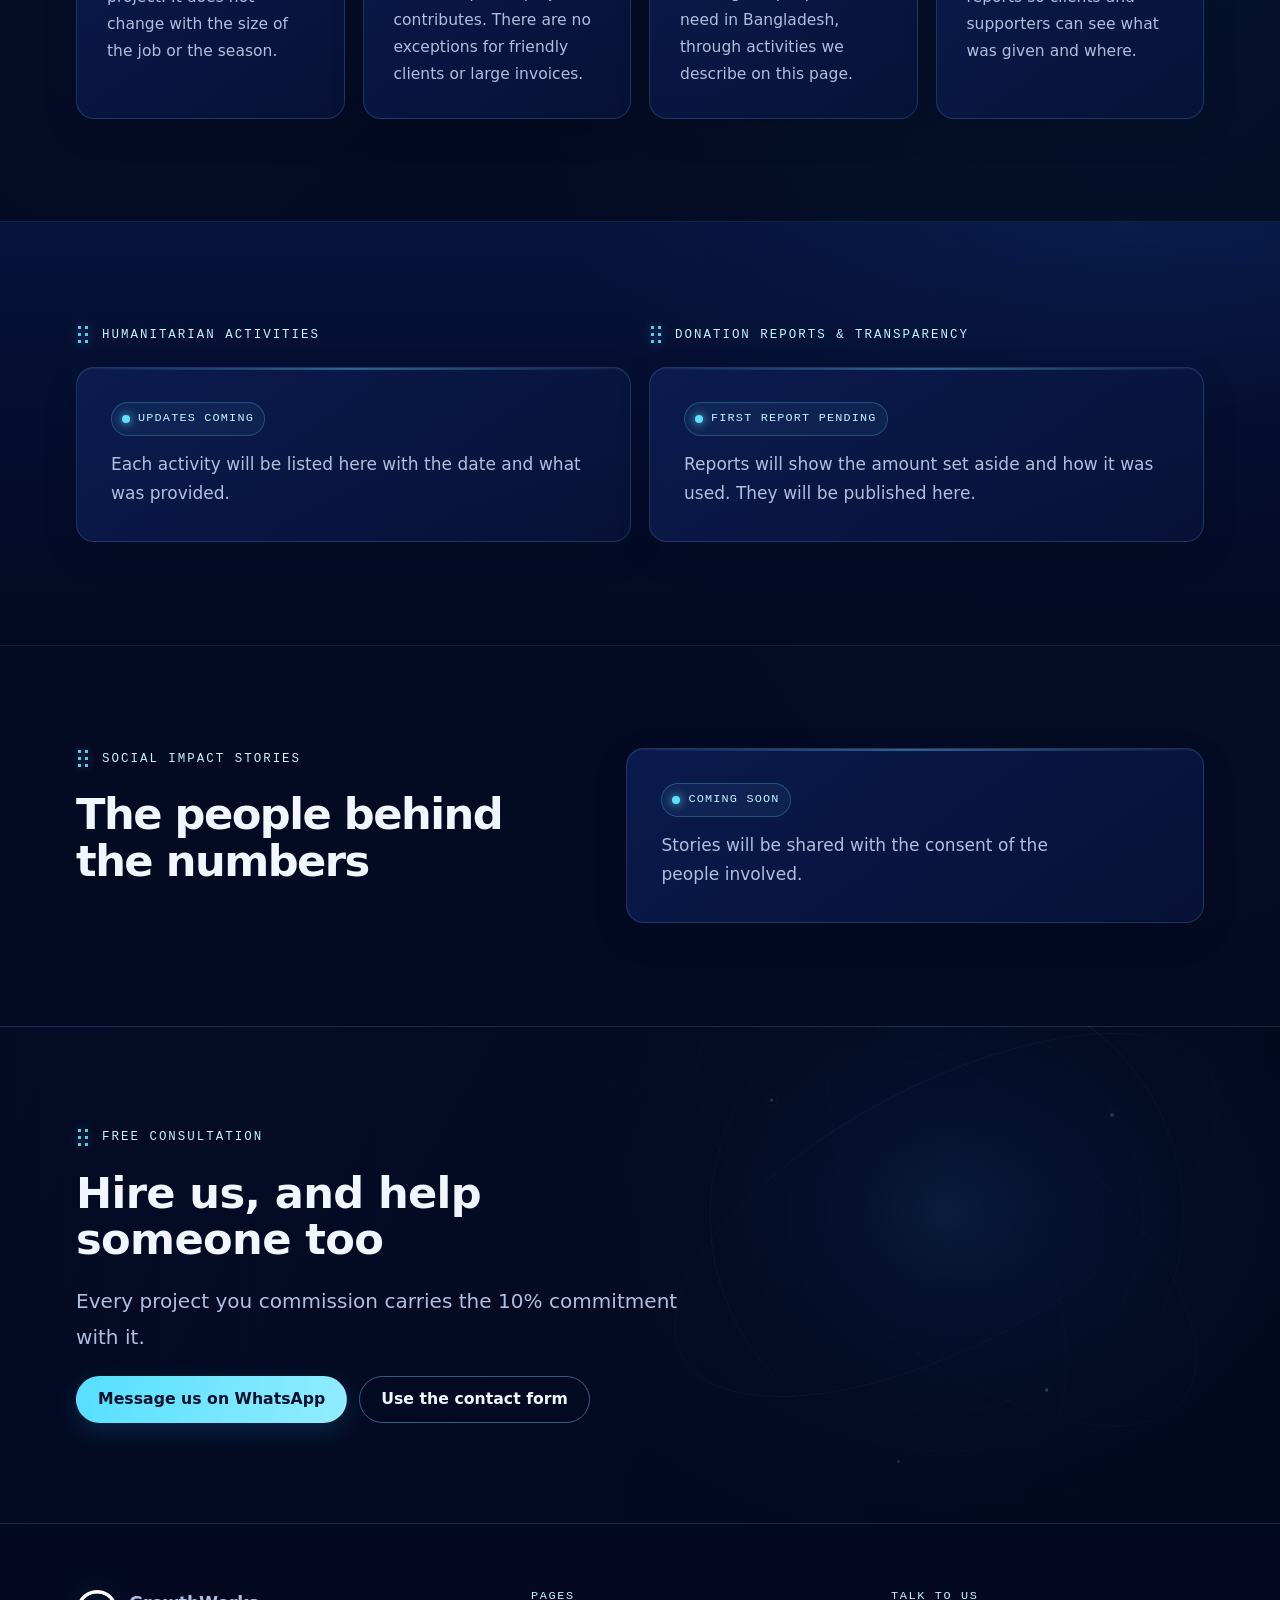
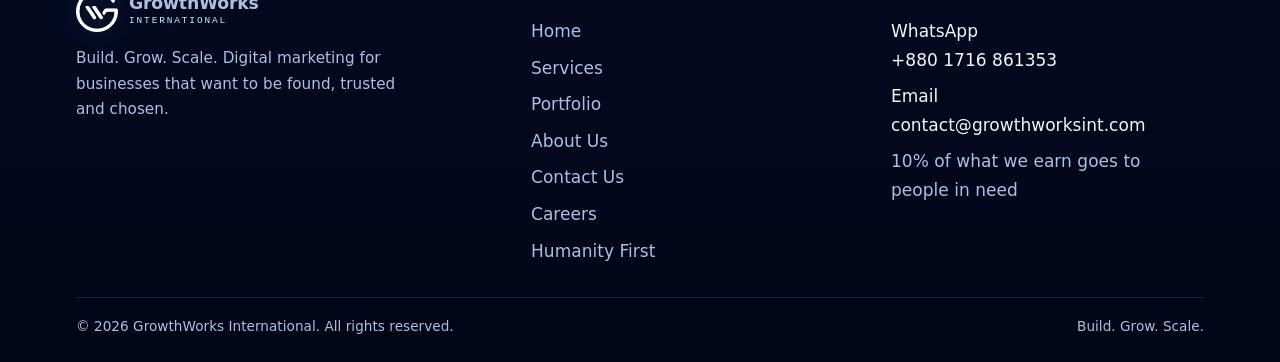
<file: humanity-first.html>
<!doctype html><html lang="en"><head>
  <meta charset="utf-8">
  <meta http-equiv="Content-Security-Policy" content="default-src 'self'; base-uri 'self'; object-src 'none'; script-src 'self'; style-src 'self' 'unsafe-inline' https://fonts.googleapis.com; font-src 'self' https://fonts.gstatic.com data:; img-src 'self' data:; connect-src 'self'; frame-src 'none'; form-action 'self'; upgrade-insecure-requests">
  <meta name="referrer" content="strict-origin-when-cross-origin">
  <meta name="viewport" content="width=device-width, initial-scale=1, viewport-fit=cover">
  <meta name="theme-color" content="#040A22">
  <meta name="color-scheme" content="dark">
  <meta name="robots" content="index, follow, max-image-preview:large">
  <meta name="description" content="GrowthWorks International donates a flat 10% to people in need in Bangladesh.">
  <title>Humanity First | GrowthWorks International</title>
  <link rel="canonical" href="https://growthworksint.jo3.org/humanity-first.html">
  <link rel="icon" type="image/png" href="img/logo-mark.png">
  <meta property="og:type" content="website">
  <meta property="og:site_name" content="GrowthWorks International">
  <meta property="og:title" content="Humanity First | GrowthWorks International">
  <meta property="og:description" content="GrowthWorks International donates a flat 10% to people in need in Bangladesh.">
  <meta property="og:url" content="https://growthworksint.jo3.org/humanity-first.html">
  <meta name="twitter:card" content="summary">
  <meta name="twitter:title" content="Humanity First | GrowthWorks International">
  <meta name="twitter:description" content="GrowthWorks International donates a flat 10% to people in need in Bangladesh.">
  <link rel="preconnect" href="https://fonts.googleapis.com">
  <link rel="preconnect" href="https://fonts.gstatic.com" crossorigin>
  <link rel="stylesheet" href="https://fonts.googleapis.com/css2?family=Bricolage+Grotesque:opsz,wght@12..96,500;700;800&family=Figtree:wght@400;500;600;700&family=IBM+Plex+Mono:wght@400;500&display=swap">
  <link rel="stylesheet" href="styles.css?v=20261027-sticky-nav-fix">
  <script type="application/ld+json">{"@context":"https://schema.org","@type":"Organization","name":"GrowthWorks International","url":"https://growthworksint.jo3.org/humanity-first.html","logo":"https://growthworksint.jo3.org/img/logo-mark.png","description":"GrowthWorks International donates a flat 10% to people in need in Bangladesh.","email":"contact@growthworksint.com","telephone":"+8801716861353","areaServed":"Bangladesh","knowsAbout":["Digital marketing","Search engine optimization","Web development","Analytics","Marketing automation"]}</script>
</head><body>
<a class="skip-link" href="#main-content">Skip to main content</a><header class="site-header"><div class="wrap"><a class="brand" href="index.html" aria-label="GrowthWorks International home"><img src="img/logo-mark.png" alt="" width="40" height="40"><span><b>GrowthWorks</b><small>International</small></span></a><button class="menu-btn" type="button" aria-expanded="false" aria-controls="site-nav">Menu</button><nav class="nav" id="site-nav" aria-label="Main"><a href="index.html">Home</a><a href="services.html">Services</a><a href="portfolio.html">Portfolio</a><a href="about.html">About Us</a><a href="contact.html">Contact Us</a><a href="careers.html">Careers</a><a href="humanity-first.html" aria-current="page">Humanity First</a><a class="btn btn-primary btn-sm nav-cta" href="https://wa.me/8801716861353?text=Hello%20GrowthWorks%20International%2C%20I%20would%20like%20a%20free%20consultation." target="_blank" rel="noopener">Free consultation</a></nav></div></header>
<main id="main-content" tabindex="-1">
<section class="page-hero"><div class="wrap"><div class="pledge"><div class="big-pct" aria-hidden="true">10%</div><div class="stack"><span class="eyebrow">Humanity First</span><h1 style="font-size:clamp(2.2rem,5vw,3.6rem)">Growth that gives back</h1><p class="lede">A flat 10% of what GrowthWorks International earns goes to people in need in Bangladesh.</p></div></div></div></section>
<section class="section"><div class="wrap split"><div class="stack"><span class="eyebrow">Our humanitarian mission</span><h2>Business is a tool for good</h2></div>
<div class="stack"><p class="lede">We believe a company that helps others grow should also help those who have the least. Humanity First turns every project we deliver into support for people facing poverty.</p></div></div></section>
<section class="section alt"><div class="wrap split"><div class="stack"><span class="eyebrow">Work for the poor in Bangladesh</span><h2>Local people, local need</h2></div>
<div class="stack"><p class="lede">Our giving is focused on people living in poverty in Bangladesh. Specific programs and partners are listed under Humanitarian Activities as they are confirmed.</p></div></div></section>
<section class="section"><div class="wrap"><div class="section-head"><span class="eyebrow">Flat 10% donation commitment &amp; policy</span><h2>The rules we give ourselves</h2></div><div class="grid g4"><div class="card"><h3>A fixed rate</h3><p>10% is the rate for every project. It does not change with the size of the job or the season.</p></div><div class="card"><h3>Applied to every project</h3><p>Each completed project contributes. There are no exceptions for friendly clients or large invoices.</p></div><div class="card"><h3>Spent where it is needed</h3><p>Funds go to people in need in Bangladesh, through activities we describe on this page.</p></div><div class="card"><h3>Reported openly</h3><p>We publish donation reports so clients and supporters can see what was given and where.</p></div></div></div></section>
<section class="section alt"><div class="wrap grid g2">
<div class="stack"><span class="eyebrow">Humanitarian activities</span><div class="pending"><span class="status">Updates coming</span><p>Each activity will be listed here with the date and what was provided.</p></div></div>
<div class="stack"><span class="eyebrow">Donation reports &amp; transparency</span><div class="pending"><span class="status">First report pending</span><p>Reports will show the amount set aside and how it was used. They will be published here.</p></div></div></div></section>
<section class="section"><div class="wrap split"><div class="stack"><span class="eyebrow">Social impact stories</span><h2>The people behind the numbers</h2></div><div class="pending"><span class="status">Coming soon</span><p>Stories will be shared with the consent of the people involved.</p></div></div></section>
</main><section class="cta-band"><div class="wrap"><div class="stack"><span class="eyebrow">Free consultation</span><h2>Hire us, and help someone too</h2><p class="lede">Every project you commission carries the 10% commitment with it.</p><div class="btn-row"><a class="btn btn-primary" href="https://wa.me/8801716861353?text=Hello%20GrowthWorks%20International%2C%20I%20would%20like%20a%20free%20consultation." target="_blank" rel="noopener">Message us on WhatsApp</a><a class="btn btn-ghost" href="contact.html">Use the contact form</a></div></div></div></section><footer class="site-footer"><div class="wrap"><div class="footer-grid"><div class="footer-brand"><a class="brand" href="index.html"><img src="img/logo-mark.png" alt="" width="40" height="40"><span><b>GrowthWorks</b><small>International</small></span></a><p>Build. Grow. Scale. Digital marketing for businesses that want to be found, trusted and chosen.</p></div><div><h4>Pages</h4><ul><li><a href="index.html">Home</a></li><li><a href="services.html">Services</a></li><li><a href="portfolio.html">Portfolio</a></li><li><a href="about.html">About Us</a></li><li><a href="contact.html">Contact Us</a></li><li><a href="careers.html">Careers</a></li><li><a href="humanity-first.html">Humanity First</a></li></ul></div><div><h4>Talk to us</h4><ul><li>WhatsApp<br><span style="color:var(--text)">+880 1716 861353</span></li><li>Email<br><span style="color:var(--text)">contact@growthworksint.com</span></li><li><a href="humanity-first.html">10% of what we earn goes to people in need</a></li></ul></div></div><div class="legal"><span>© 2026 GrowthWorks International. All rights reserved.</span><span>Build. Grow. Scale.</span></div></div></footer><a class="wa-float" href="https://wa.me/8801716861353?text=Hello%20GrowthWorks%20International%2C%20I%20have%20a%20question." target="_blank" rel="noopener" aria-label="Chat on WhatsApp"><svg width="20" height="20" viewBox="0 0 24 24" fill="none" stroke="currentColor" stroke-width="2.2" stroke-linecap="round" stroke-linejoin="round" aria-hidden="true"><path d="M21 11.5a8.4 8.4 0 0 1-12.4 7.4L3 20.5l1.7-5.4A8.4 8.4 0 1 1 21 11.5z"/></svg><span>WhatsApp</span></a><script src="site.js?v=20261027-cursor-final-2"></script><script src="effects.js?v=20261027-motion-beautiful-1"></script></body></html>
</file>
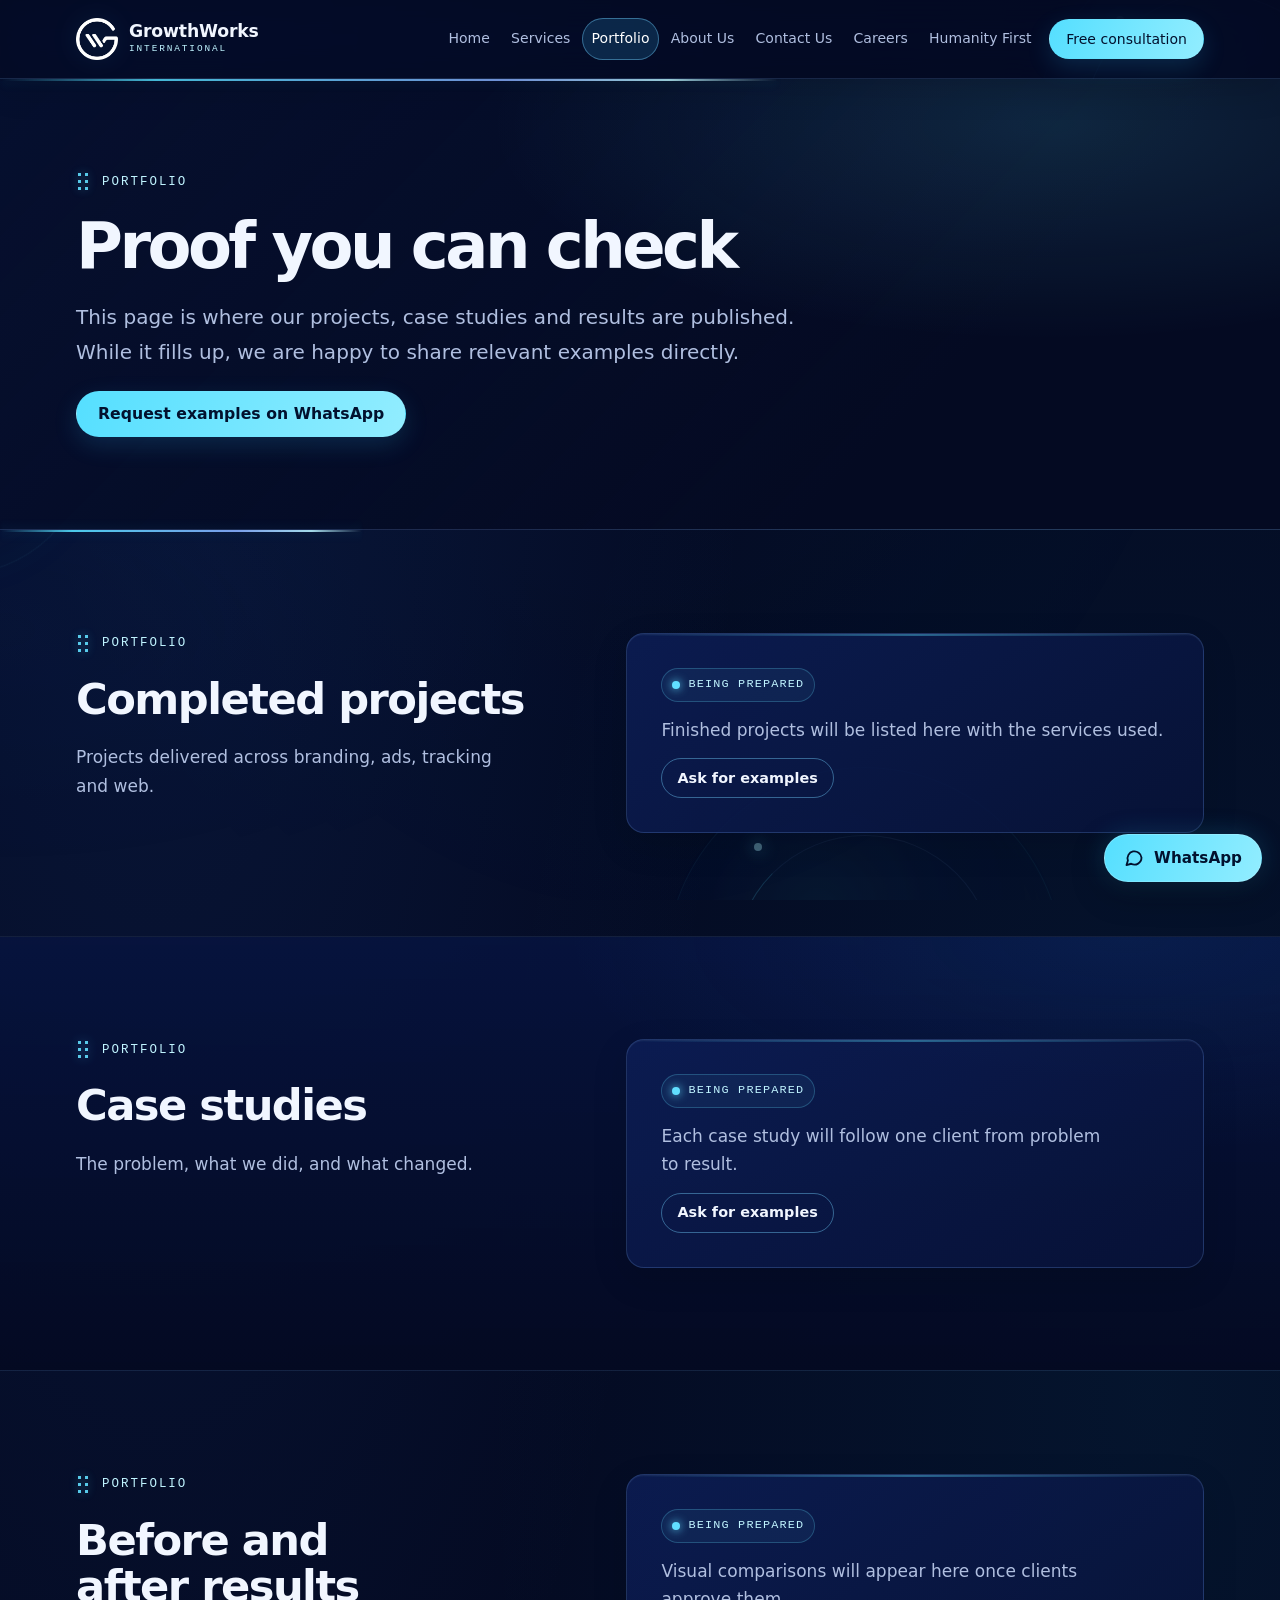
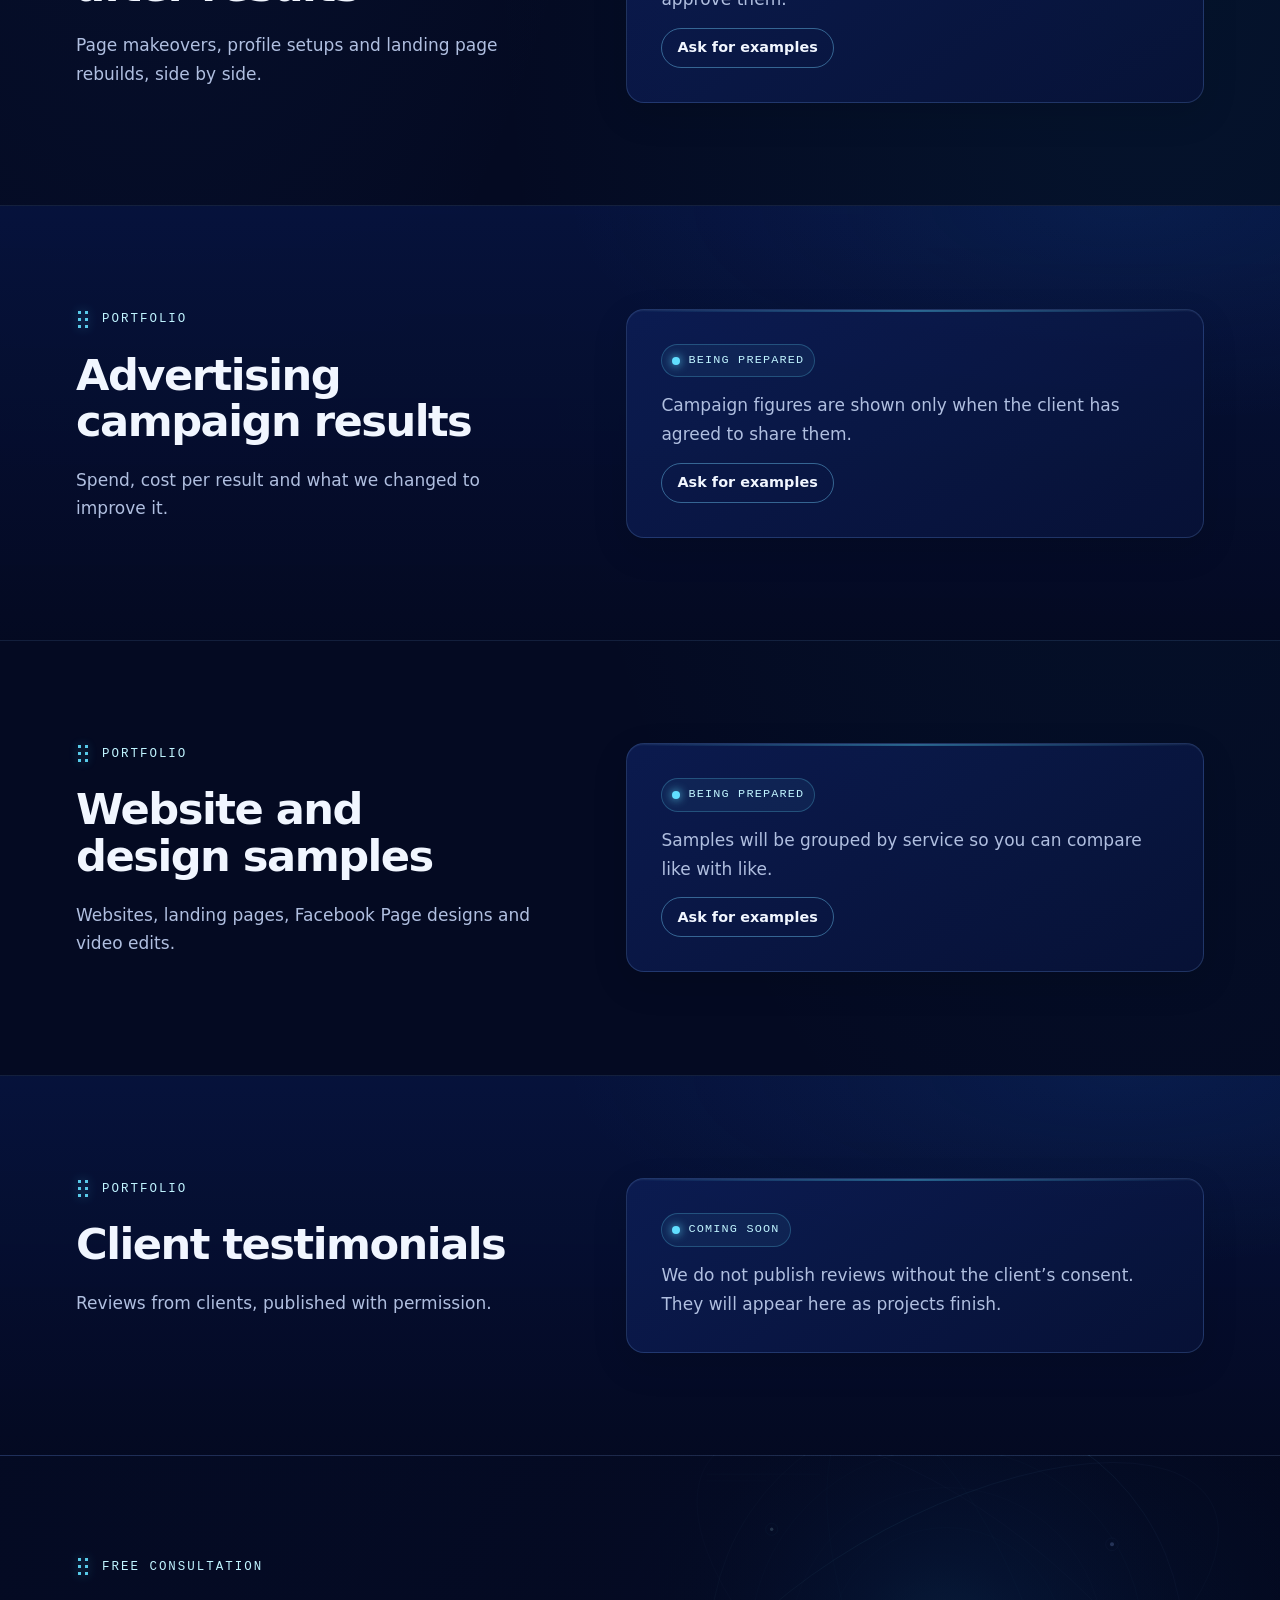
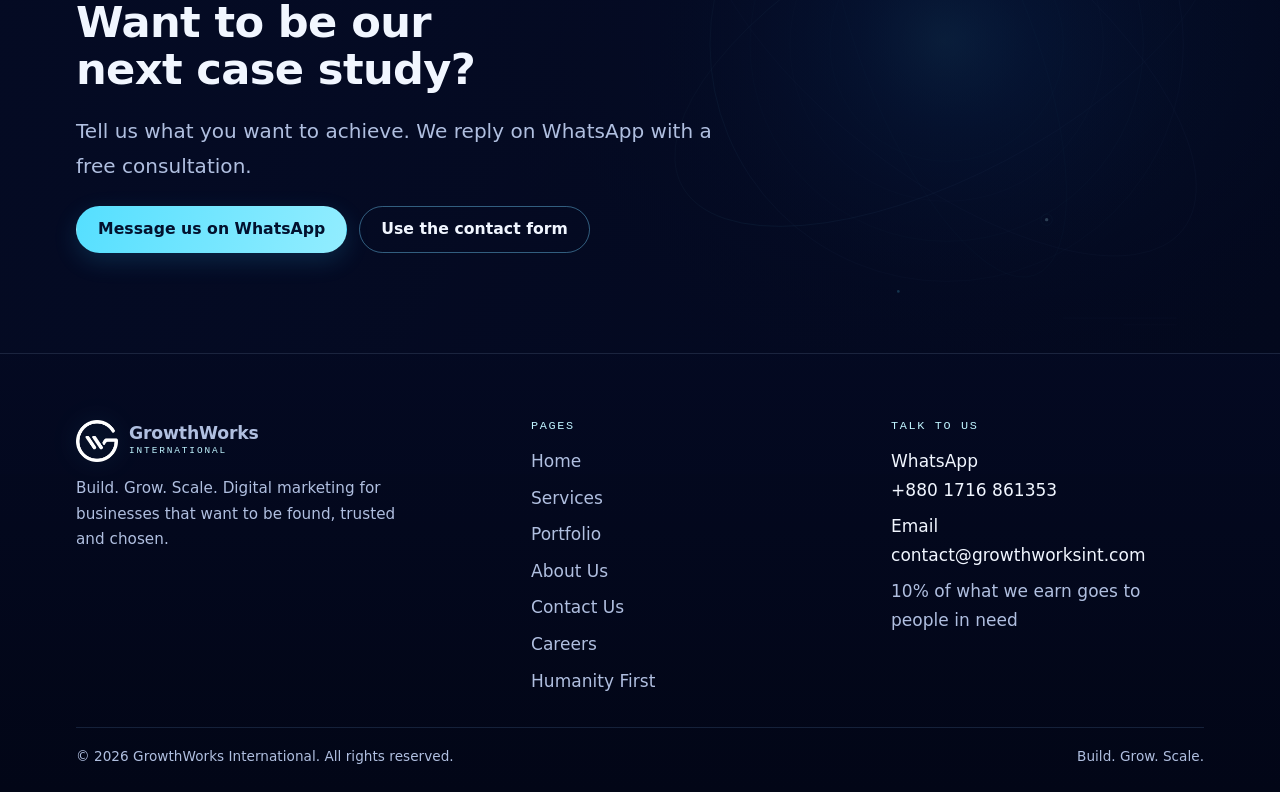
<file: portfolio.html>
<!doctype html><html lang="en"><head>
  <meta charset="utf-8">
  <meta http-equiv="Content-Security-Policy" content="default-src 'self'; base-uri 'self'; object-src 'none'; script-src 'self'; style-src 'self' 'unsafe-inline' https://fonts.googleapis.com; font-src 'self' https://fonts.gstatic.com data:; img-src 'self' data:; connect-src 'self'; frame-src 'none'; form-action 'self'; upgrade-insecure-requests">
  <meta name="referrer" content="strict-origin-when-cross-origin">
  <meta name="viewport" content="width=device-width, initial-scale=1, viewport-fit=cover">
  <meta name="theme-color" content="#040A22">
  <meta name="color-scheme" content="dark">
  <meta name="robots" content="index, follow, max-image-preview:large">
  <meta name="description" content="Projects, case studies and results from GrowthWorks International.">
  <title>Portfolio | GrowthWorks International</title>
  <link rel="canonical" href="https://growthworksint.jo3.org/portfolio.html">
  <link rel="icon" type="image/png" href="img/logo-mark.png">
  <meta property="og:type" content="website">
  <meta property="og:site_name" content="GrowthWorks International">
  <meta property="og:title" content="Portfolio | GrowthWorks International">
  <meta property="og:description" content="Projects, case studies and results from GrowthWorks International.">
  <meta property="og:url" content="https://growthworksint.jo3.org/portfolio.html">
  <meta name="twitter:card" content="summary">
  <meta name="twitter:title" content="Portfolio | GrowthWorks International">
  <meta name="twitter:description" content="Projects, case studies and results from GrowthWorks International.">
  <link rel="preconnect" href="https://fonts.googleapis.com">
  <link rel="preconnect" href="https://fonts.gstatic.com" crossorigin>
  <link rel="stylesheet" href="https://fonts.googleapis.com/css2?family=Bricolage+Grotesque:opsz,wght@12..96,500;700;800&family=Figtree:wght@400;500;600;700&family=IBM+Plex+Mono:wght@400;500&display=swap">
  <link rel="stylesheet" href="styles.css?v=20261027-sticky-nav-fix">
  <script type="application/ld+json">{"@context":"https://schema.org","@type":"Organization","name":"GrowthWorks International","url":"https://growthworksint.jo3.org/portfolio.html","logo":"https://growthworksint.jo3.org/img/logo-mark.png","description":"Projects, case studies and results from GrowthWorks International.","email":"contact@growthworksint.com","telephone":"+8801716861353","areaServed":"Bangladesh","knowsAbout":["Digital marketing","Search engine optimization","Web development","Analytics","Marketing automation"]}</script>
</head><body>
<a class="skip-link" href="#main-content">Skip to main content</a><header class="site-header"><div class="wrap"><a class="brand" href="index.html" aria-label="GrowthWorks International home"><img src="img/logo-mark.png" alt="" width="40" height="40"><span><b>GrowthWorks</b><small>International</small></span></a><button class="menu-btn" type="button" aria-expanded="false" aria-controls="site-nav">Menu</button><nav class="nav" id="site-nav" aria-label="Main"><a href="index.html">Home</a><a href="services.html">Services</a><a href="portfolio.html" aria-current="page">Portfolio</a><a href="about.html">About Us</a><a href="contact.html">Contact Us</a><a href="careers.html">Careers</a><a href="humanity-first.html">Humanity First</a><a class="btn btn-primary btn-sm nav-cta" href="https://wa.me/8801716861353?text=Hello%20GrowthWorks%20International%2C%20I%20would%20like%20a%20free%20consultation." target="_blank" rel="noopener">Free consultation</a></nav></div></header>
<main id="main-content" tabindex="-1">
<section class="page-hero"><div class="wrap"><div class="stack"><span class="eyebrow">Portfolio</span><h1>Proof you can check</h1><p class="lede">This page is where our projects, case studies and results are published. While it fills up, we are happy to share relevant examples directly.</p><div class="btn-row"><a class="btn btn-primary" href="https://wa.me/8801716861353?text=Hello%20GrowthWorks%20International%2C%20please%20share%20some%20work%20examples." target="_blank" rel="noopener">Request examples on WhatsApp</a></div></div></div></section>
<section class="section" id="completed"><div class="wrap split"><div class="stack"><span class="eyebrow">Portfolio</span><h2>Completed projects</h2><p class="mute">Projects delivered across branding, ads, tracking and web.</p></div><div class="pending"><span class="status">Being prepared</span><p>Finished projects will be listed here with the services used.</p><a class="btn btn-ghost btn-sm" href="https://wa.me/8801716861353?text=Hello%20GrowthWorks%20International%2C%20please%20share%20examples%20of%3A%20completed%20projects" target="_blank" rel="noopener">Ask for examples</a></div></div></section><section class="section alt" id="case-studies"><div class="wrap split"><div class="stack"><span class="eyebrow">Portfolio</span><h2>Case studies</h2><p class="mute">The problem, what we did, and what changed.</p></div><div class="pending"><span class="status">Being prepared</span><p>Each case study will follow one client from problem to result.</p><a class="btn btn-ghost btn-sm" href="https://wa.me/8801716861353?text=Hello%20GrowthWorks%20International%2C%20please%20share%20examples%20of%3A%20case%20studies" target="_blank" rel="noopener">Ask for examples</a></div></div></section><section class="section" id="before-after"><div class="wrap split"><div class="stack"><span class="eyebrow">Portfolio</span><h2>Before and after results</h2><p class="mute">Page makeovers, profile setups and landing page rebuilds, side by side.</p></div><div class="pending"><span class="status">Being prepared</span><p>Visual comparisons will appear here once clients approve them.</p><a class="btn btn-ghost btn-sm" href="https://wa.me/8801716861353?text=Hello%20GrowthWorks%20International%2C%20please%20share%20examples%20of%3A%20before%20and%20after%20results" target="_blank" rel="noopener">Ask for examples</a></div></div></section><section class="section alt" id="campaigns"><div class="wrap split"><div class="stack"><span class="eyebrow">Portfolio</span><h2>Advertising campaign results</h2><p class="mute">Spend, cost per result and what we changed to improve it.</p></div><div class="pending"><span class="status">Being prepared</span><p>Campaign figures are shown only when the client has agreed to share them.</p><a class="btn btn-ghost btn-sm" href="https://wa.me/8801716861353?text=Hello%20GrowthWorks%20International%2C%20please%20share%20examples%20of%3A%20advertising%20campaign%20results" target="_blank" rel="noopener">Ask for examples</a></div></div></section><section class="section" id="samples"><div class="wrap split"><div class="stack"><span class="eyebrow">Portfolio</span><h2>Website and design samples</h2><p class="mute">Websites, landing pages, Facebook Page designs and video edits.</p></div><div class="pending"><span class="status">Being prepared</span><p>Samples will be grouped by service so you can compare like with like.</p><a class="btn btn-ghost btn-sm" href="https://wa.me/8801716861353?text=Hello%20GrowthWorks%20International%2C%20please%20share%20examples%20of%3A%20website%20and%20design%20samples" target="_blank" rel="noopener">Ask for examples</a></div></div></section><section class="section alt" id="testimonials"><div class="wrap split"><div class="stack"><span class="eyebrow">Portfolio</span><h2>Client testimonials</h2><p class="mute">Reviews from clients, published with permission.</p></div><div class="pending"><span class="status">Coming soon</span><p>We do not publish reviews without the client’s consent. They will appear here as projects finish.</p></div></div></section></main><section class="cta-band"><div class="wrap"><div class="stack"><span class="eyebrow">Free consultation</span><h2>Want to be our next case study?</h2><p class="lede">Tell us what you want to achieve. We reply on WhatsApp with a free consultation.</p><div class="btn-row"><a class="btn btn-primary" href="https://wa.me/8801716861353?text=Hello%20GrowthWorks%20International%2C%20I%20would%20like%20a%20free%20consultation." target="_blank" rel="noopener">Message us on WhatsApp</a><a class="btn btn-ghost" href="contact.html">Use the contact form</a></div></div></div></section><footer class="site-footer"><div class="wrap"><div class="footer-grid"><div class="footer-brand"><a class="brand" href="index.html"><img src="img/logo-mark.png" alt="" width="40" height="40"><span><b>GrowthWorks</b><small>International</small></span></a><p>Build. Grow. Scale. Digital marketing for businesses that want to be found, trusted and chosen.</p></div><div><h4>Pages</h4><ul><li><a href="index.html">Home</a></li><li><a href="services.html">Services</a></li><li><a href="portfolio.html">Portfolio</a></li><li><a href="about.html">About Us</a></li><li><a href="contact.html">Contact Us</a></li><li><a href="careers.html">Careers</a></li><li><a href="humanity-first.html">Humanity First</a></li></ul></div><div><h4>Talk to us</h4><ul><li>WhatsApp<br><span style="color:var(--text)">+880 1716 861353</span></li><li>Email<br><span style="color:var(--text)">contact@growthworksint.com</span></li><li><a href="humanity-first.html">10% of what we earn goes to people in need</a></li></ul></div></div><div class="legal"><span>© 2026 GrowthWorks International. All rights reserved.</span><span>Build. Grow. Scale.</span></div></div></footer><a class="wa-float" href="https://wa.me/8801716861353?text=Hello%20GrowthWorks%20International%2C%20I%20have%20a%20question." target="_blank" rel="noopener" aria-label="Chat on WhatsApp"><svg width="20" height="20" viewBox="0 0 24 24" fill="none" stroke="currentColor" stroke-width="2.2" stroke-linecap="round" stroke-linejoin="round" aria-hidden="true"><path d="M21 11.5a8.4 8.4 0 0 1-12.4 7.4L3 20.5l1.7-5.4A8.4 8.4 0 1 1 21 11.5z"/></svg><span>WhatsApp</span></a><script src="site.js?v=20261027-cursor-final-2"></script><script src="effects.js?v=20261027-motion-beautiful-1"></script></body></html>
</file>
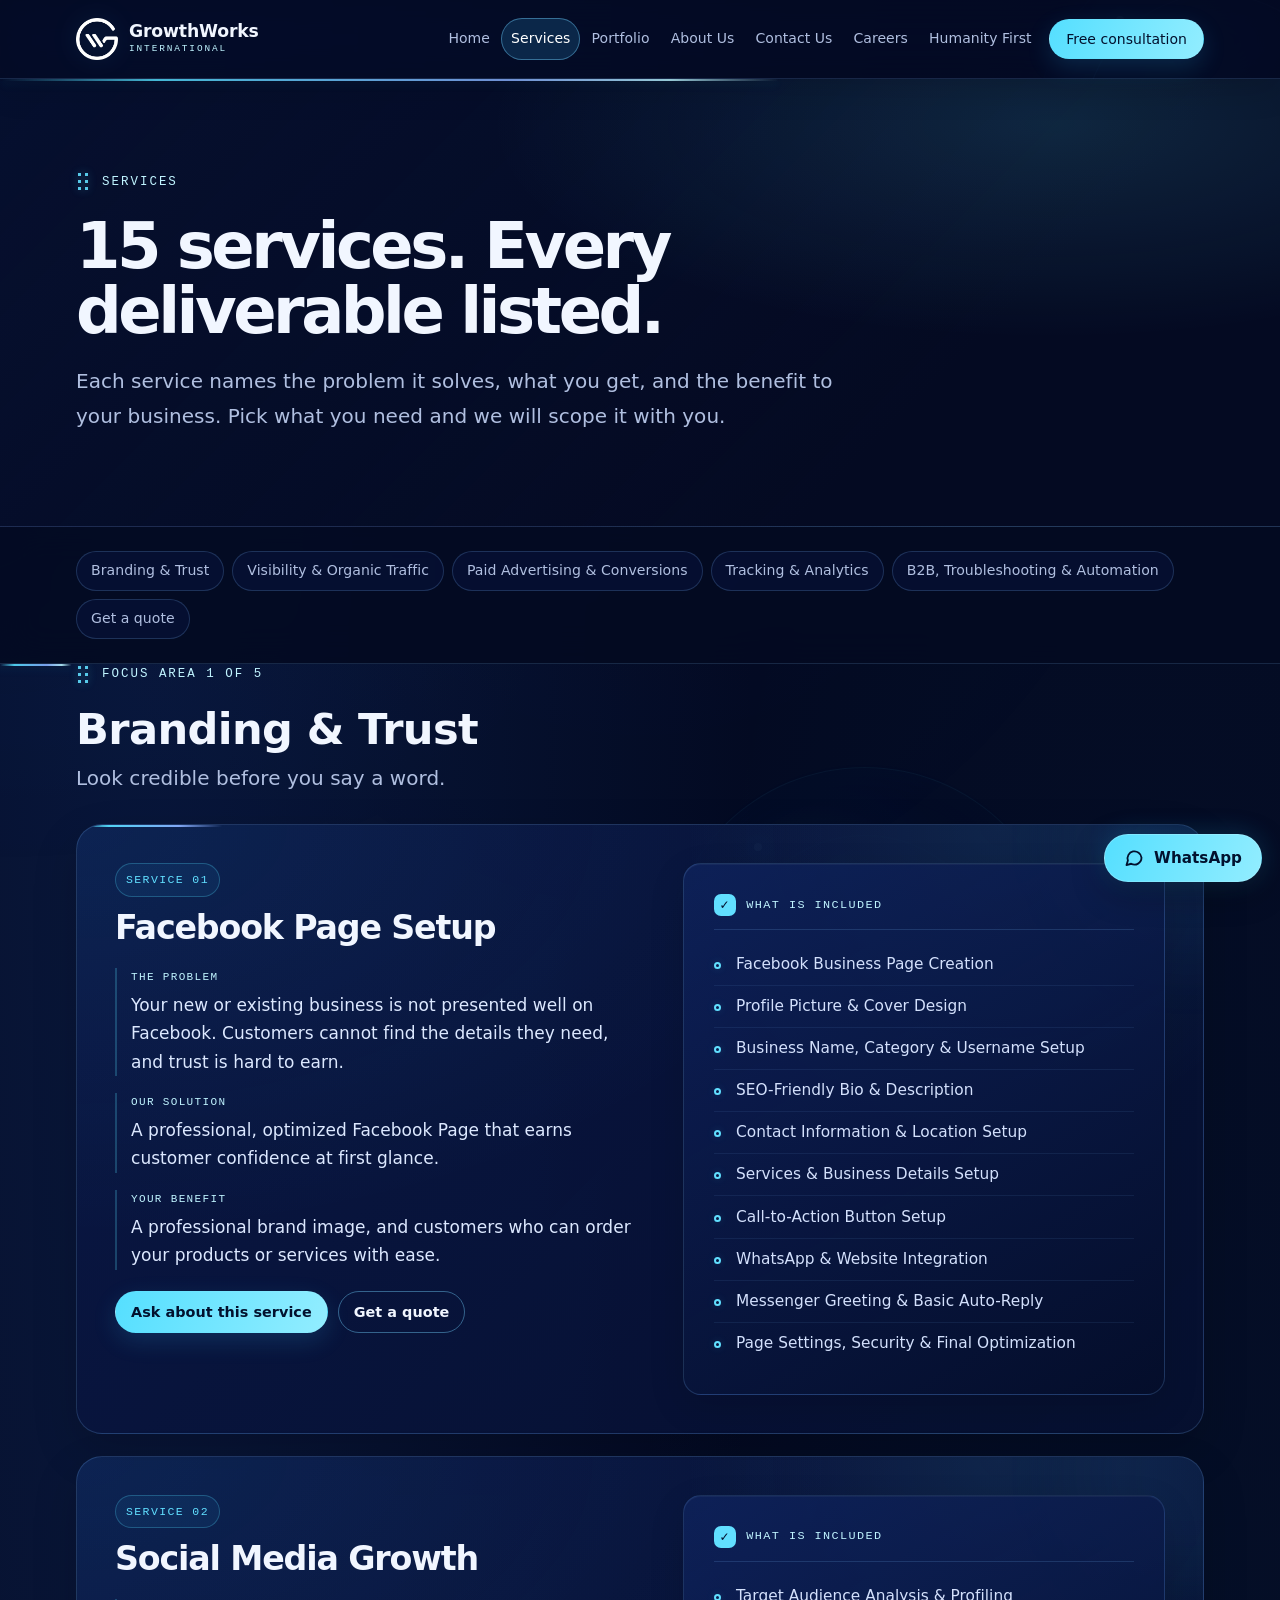
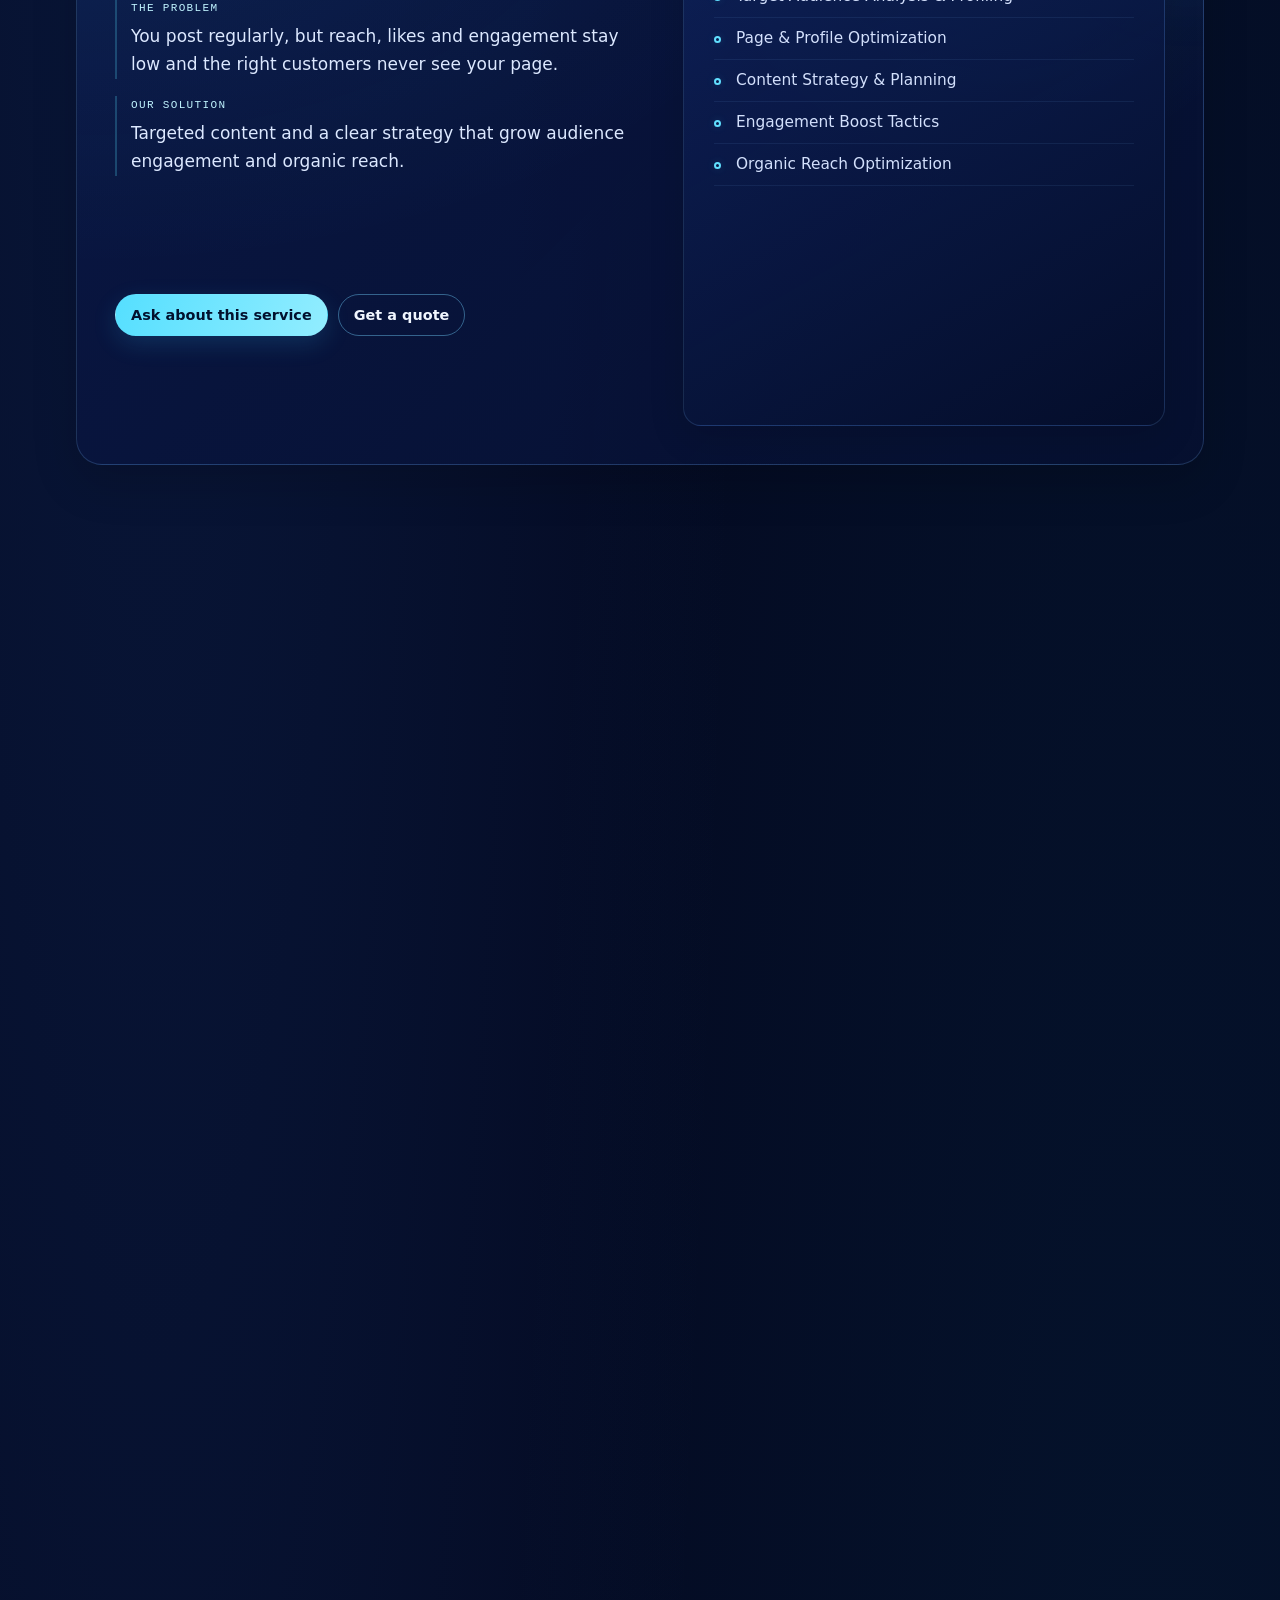
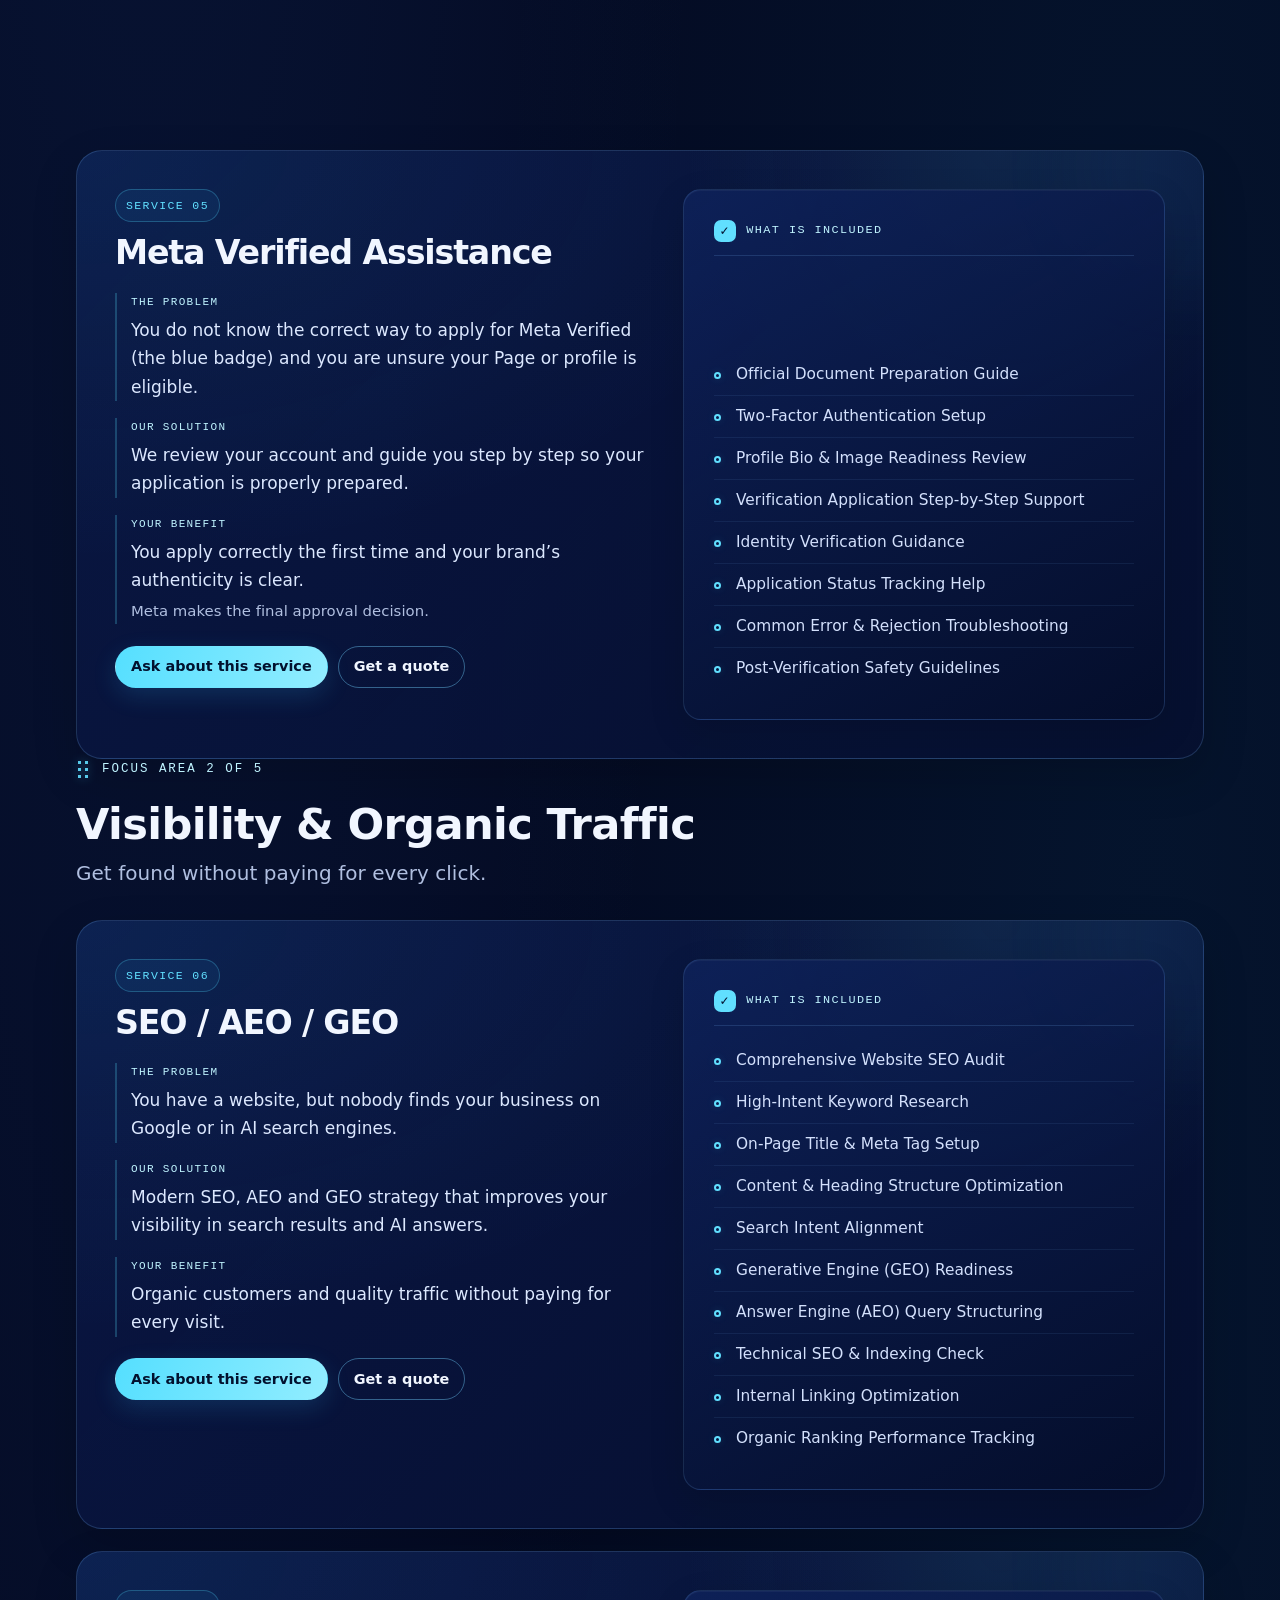
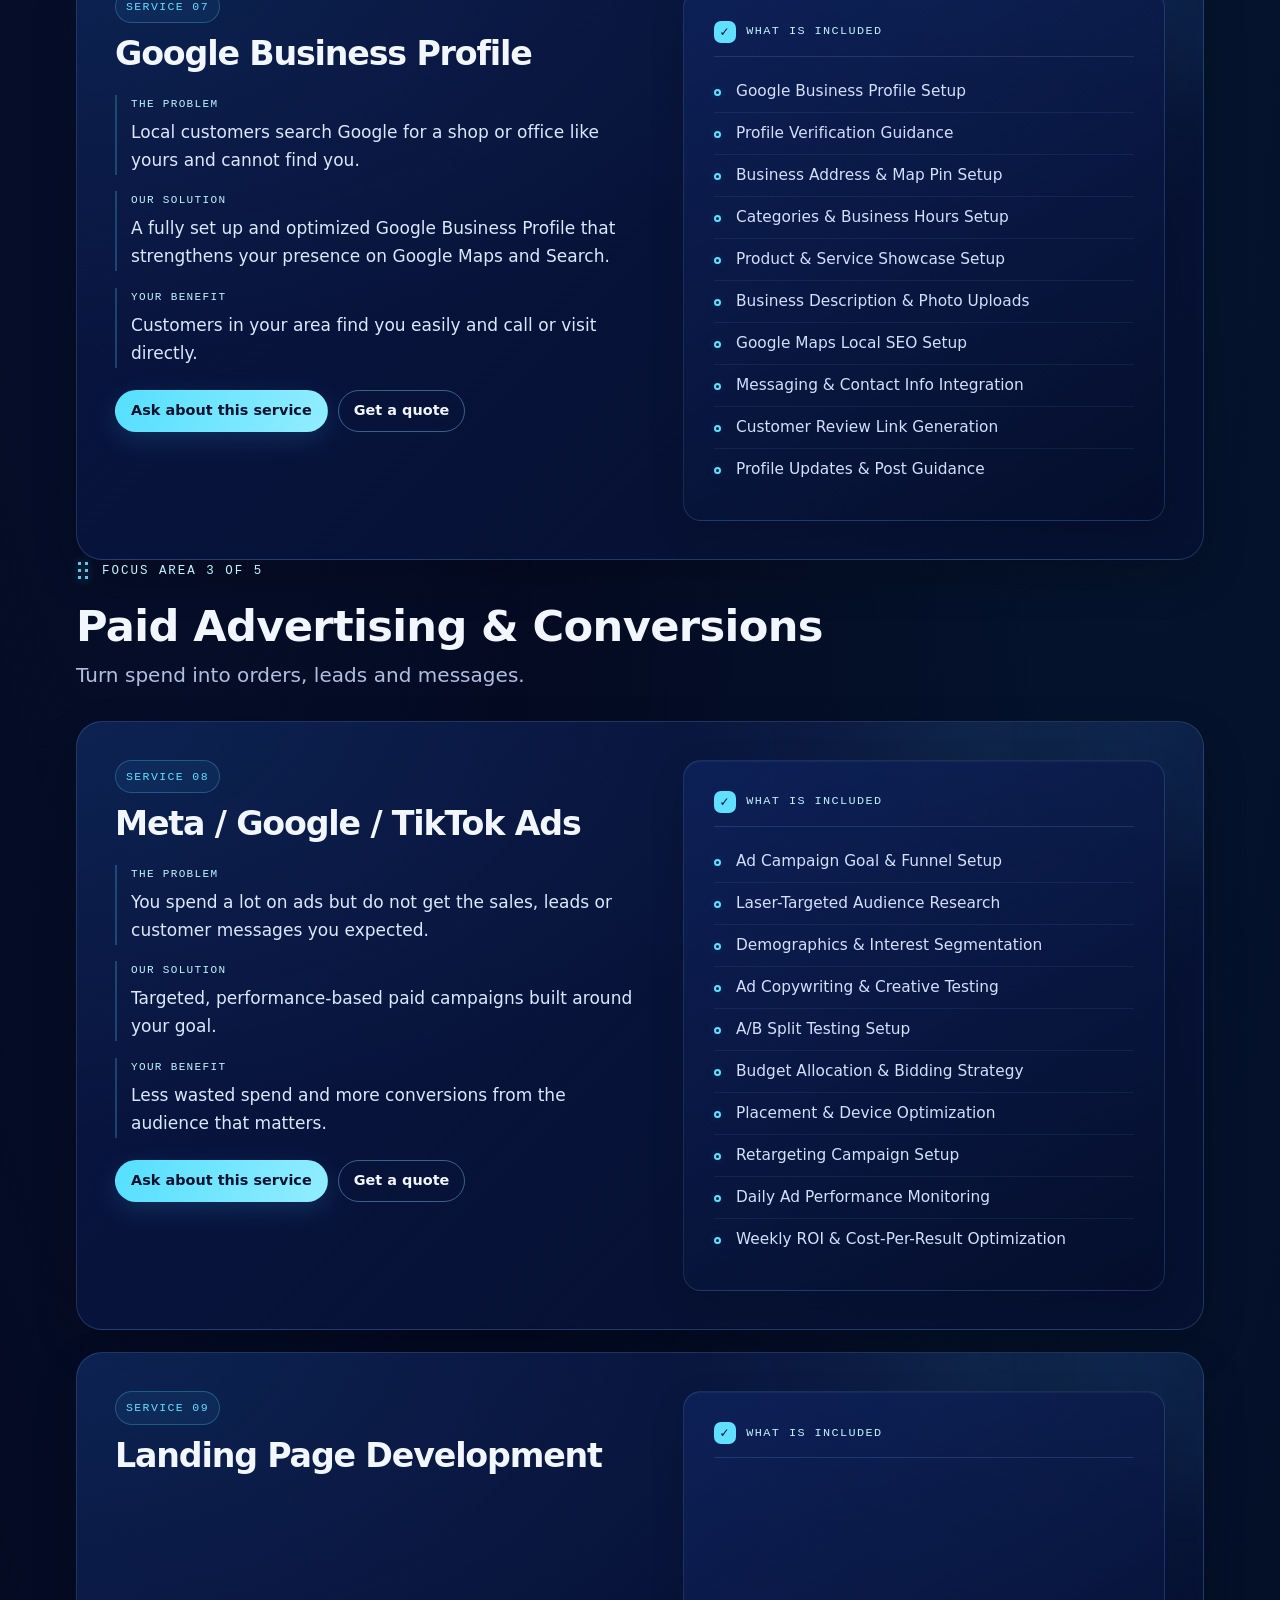
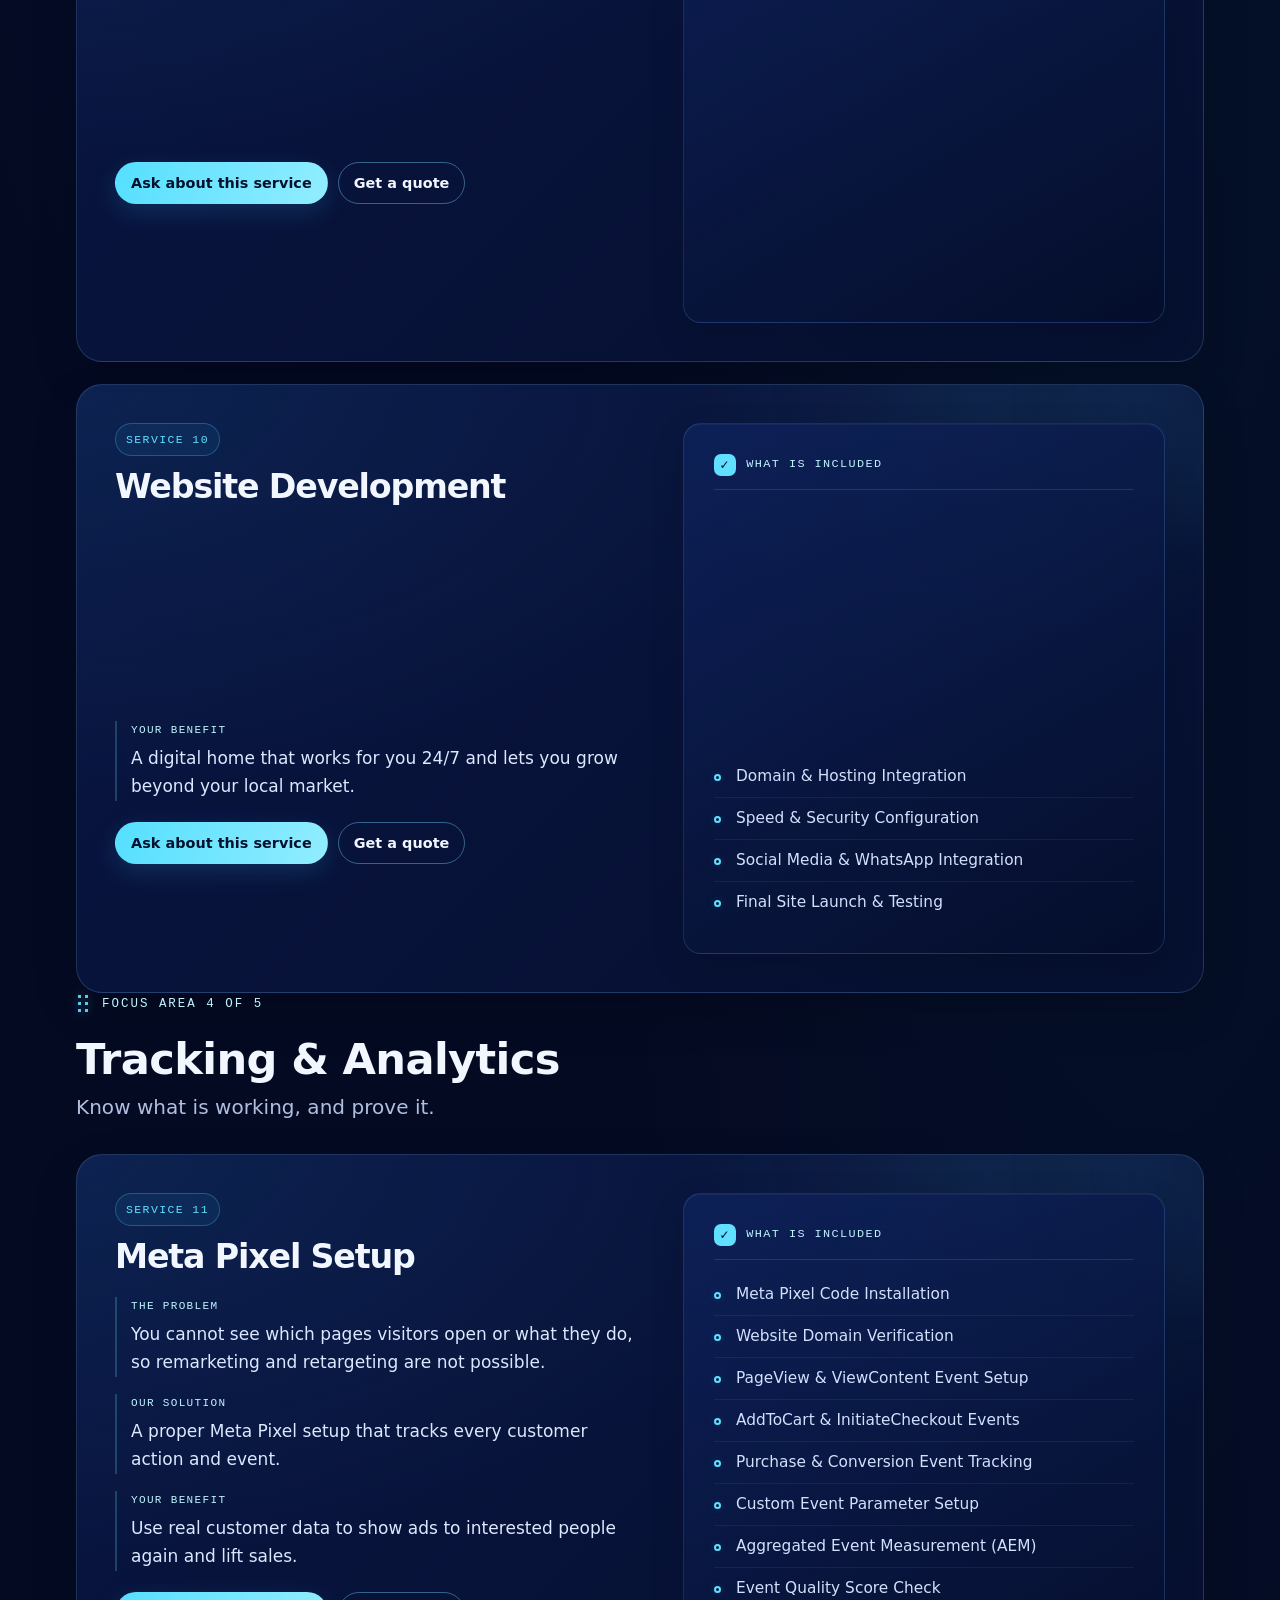
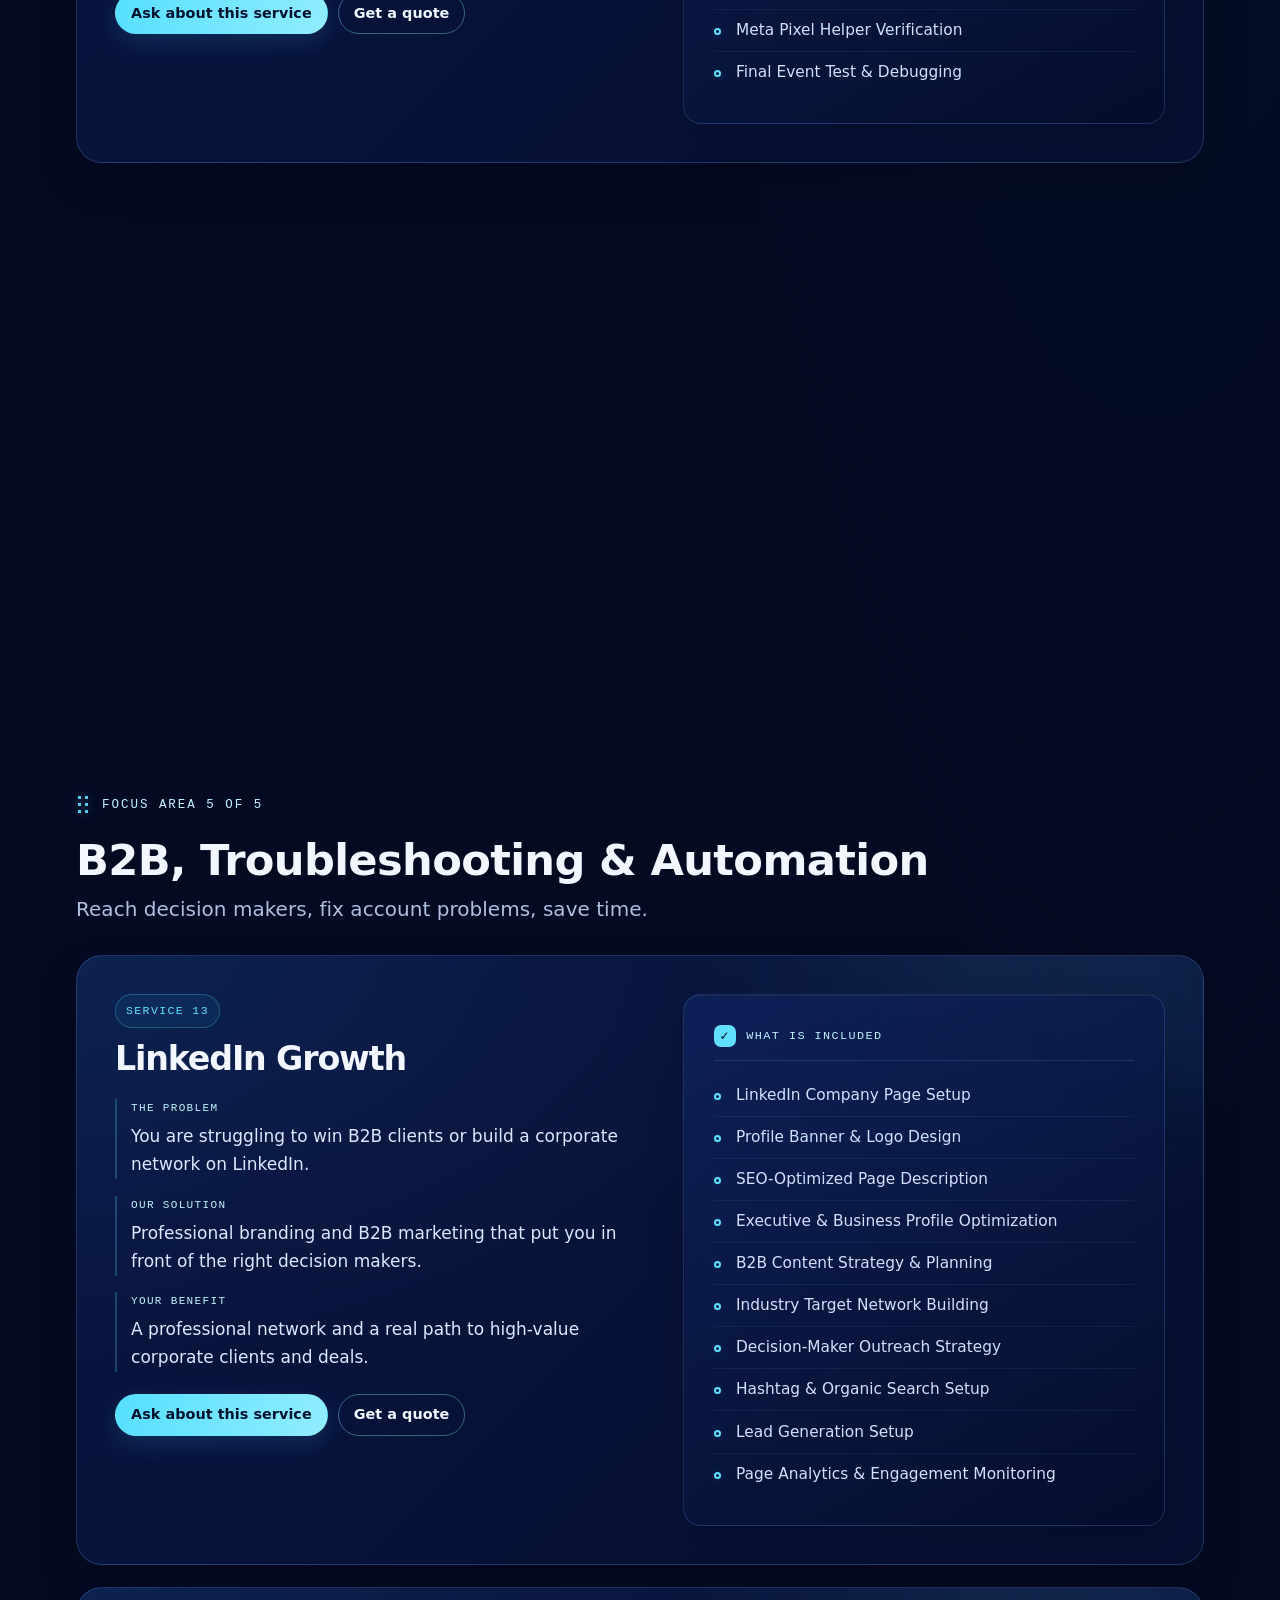
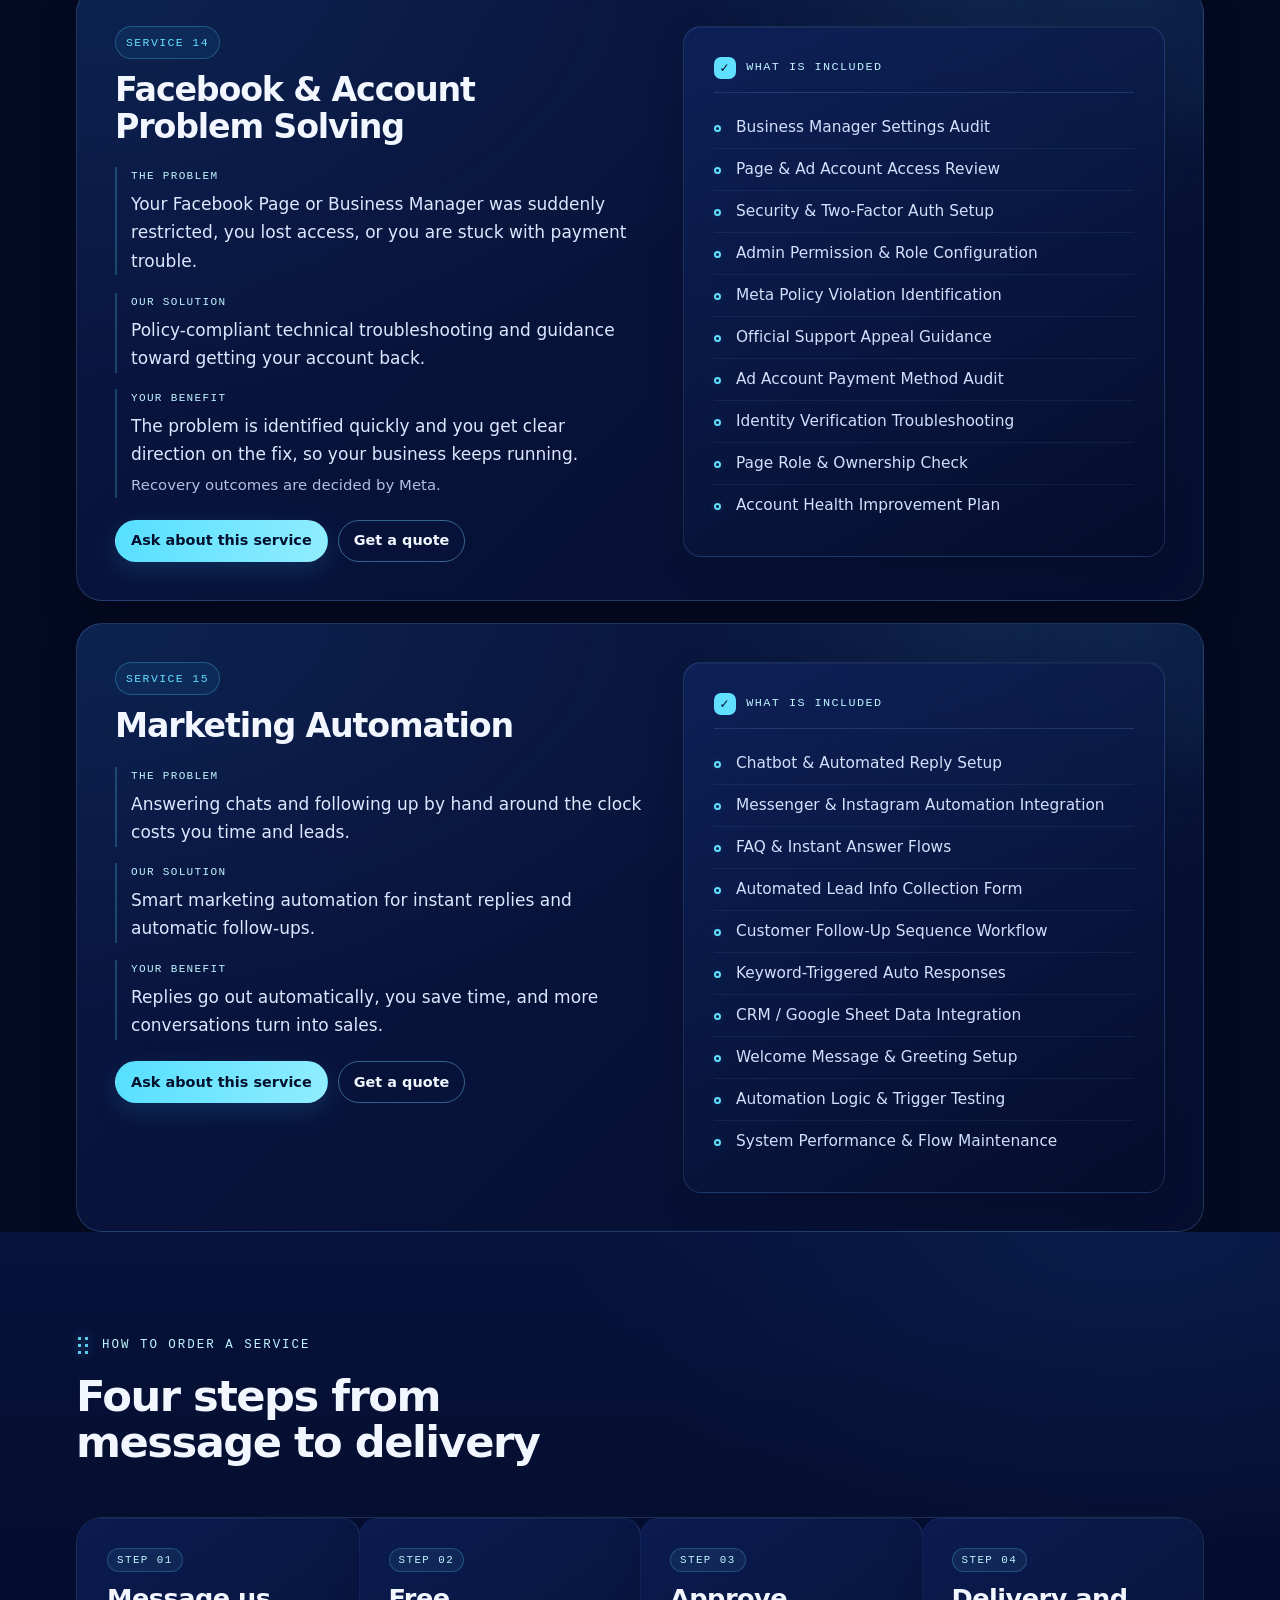
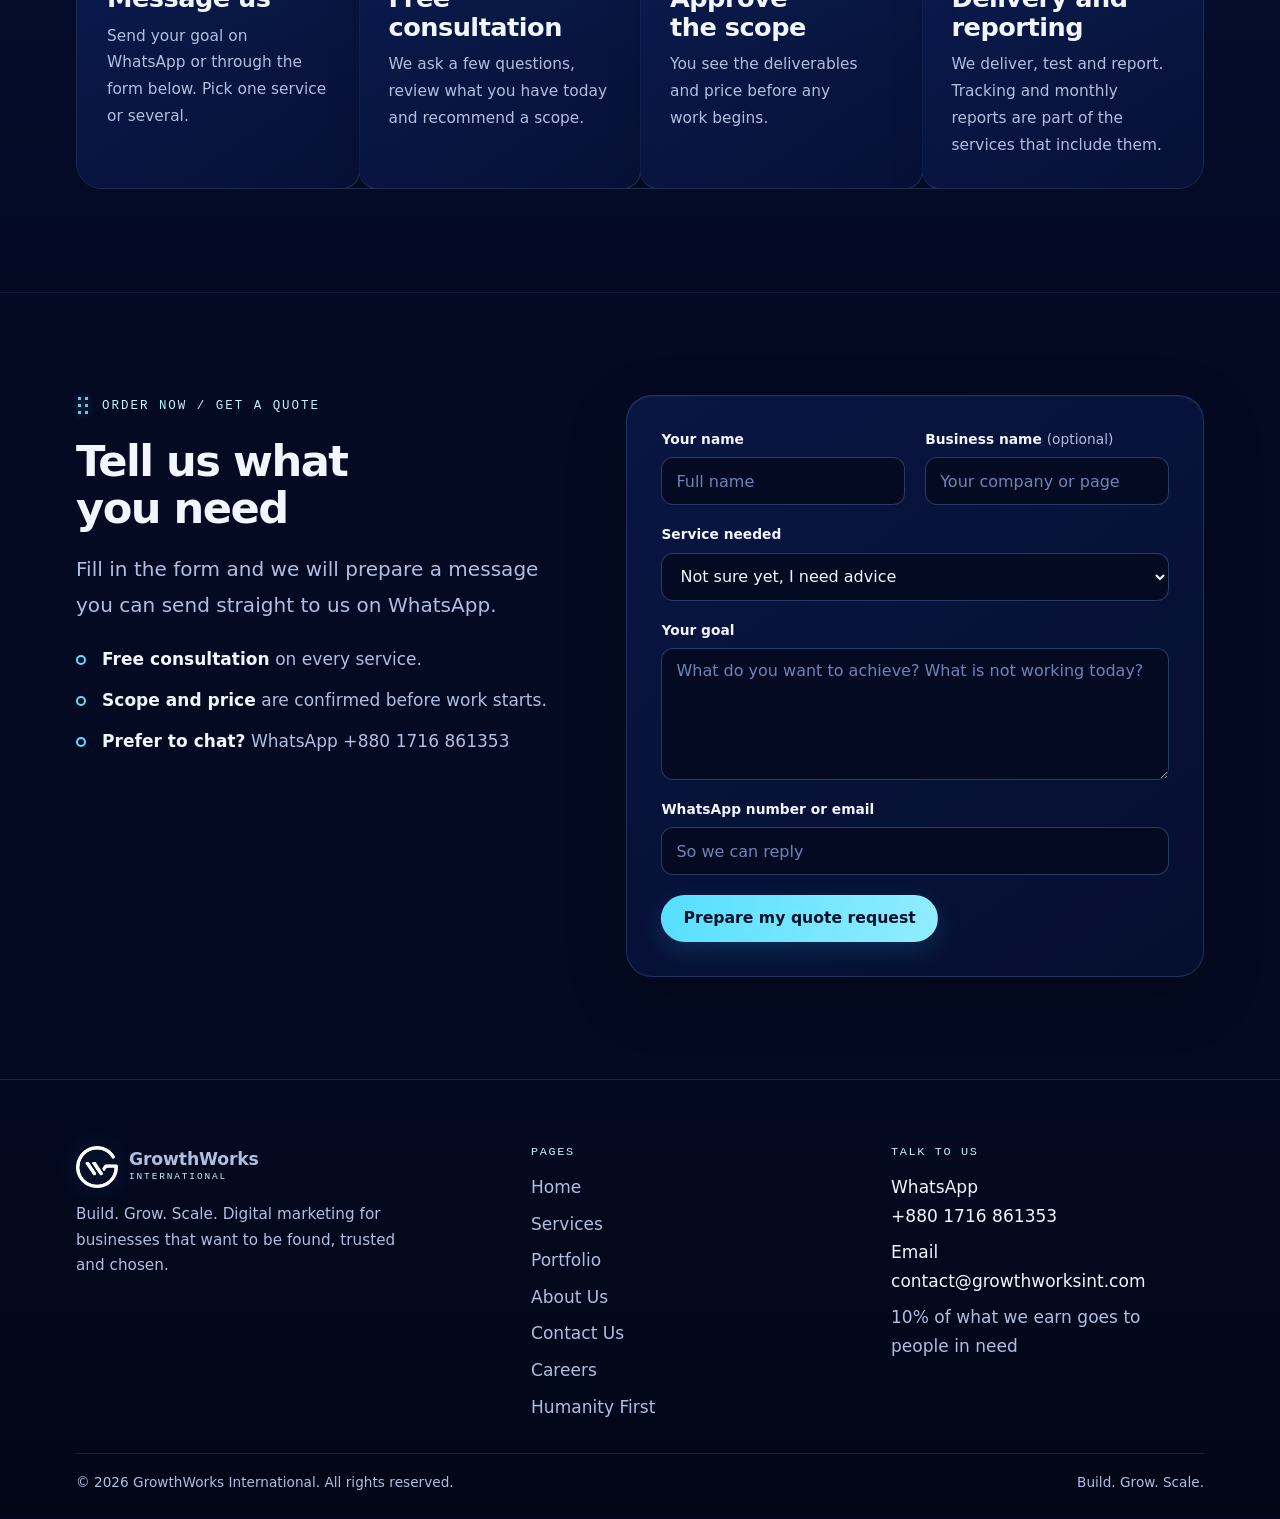
<file: services.html>
<!doctype html><html lang="en"><head>
  <meta charset="utf-8">
  <meta http-equiv="Content-Security-Policy" content="default-src 'self'; base-uri 'self'; object-src 'none'; script-src 'self'; style-src 'self' 'unsafe-inline' https://fonts.googleapis.com; font-src 'self' https://fonts.gstatic.com data:; img-src 'self' data:; connect-src 'self'; frame-src 'none'; form-action 'self'; upgrade-insecure-requests">
  <meta name="referrer" content="strict-origin-when-cross-origin">
  <meta name="viewport" content="width=device-width, initial-scale=1, viewport-fit=cover">
  <meta name="theme-color" content="#040A22">
  <meta name="color-scheme" content="dark">
  <meta name="robots" content="index, follow, max-image-preview:large">
  <meta name="description" content="All 15 digital marketing services from GrowthWorks International, with deliverables and benefits.">
  <title>Services | GrowthWorks International</title>
  <link rel="canonical" href="https://growthworksint.jo3.org/services.html">
  <link rel="icon" type="image/png" href="img/logo-mark.png">
  <meta property="og:type" content="website">
  <meta property="og:site_name" content="GrowthWorks International">
  <meta property="og:title" content="Services | GrowthWorks International">
  <meta property="og:description" content="All 15 digital marketing services from GrowthWorks International, with deliverables and benefits.">
  <meta property="og:url" content="https://growthworksint.jo3.org/services.html">
  <meta name="twitter:card" content="summary">
  <meta name="twitter:title" content="Services | GrowthWorks International">
  <meta name="twitter:description" content="All 15 digital marketing services from GrowthWorks International, with deliverables and benefits.">
  <link rel="preconnect" href="https://fonts.googleapis.com">
  <link rel="preconnect" href="https://fonts.gstatic.com" crossorigin>
  <link rel="stylesheet" href="https://fonts.googleapis.com/css2?family=Bricolage+Grotesque:opsz,wght@12..96,500;700;800&family=Figtree:wght@400;500;600;700&family=IBM+Plex+Mono:wght@400;500&display=swap">
  <link rel="stylesheet" href="styles.css?v=20261027-sticky-nav-fix">
  <script type="application/ld+json">{"@context":"https://schema.org","@type":"Organization","name":"GrowthWorks International","url":"https://growthworksint.jo3.org/services.html","logo":"https://growthworksint.jo3.org/img/logo-mark.png","description":"All 15 digital marketing services from GrowthWorks International, with deliverables and benefits.","email":"contact@growthworksint.com","telephone":"+8801716861353","areaServed":"Bangladesh","knowsAbout":["Digital marketing","Search engine optimization","Web development","Analytics","Marketing automation"]}</script>
</head><body>
<a class="skip-link" href="#main-content">Skip to main content</a><header class="site-header"><div class="wrap"><a class="brand" href="index.html" aria-label="GrowthWorks International home"><img src="img/logo-mark.png" alt="" width="40" height="40"><span><b>GrowthWorks</b><small>International</small></span></a><button class="menu-btn" type="button" aria-expanded="false" aria-controls="site-nav">Menu</button><nav class="nav" id="site-nav" aria-label="Main"><a href="index.html">Home</a><a href="services.html" aria-current="page">Services</a><a href="portfolio.html">Portfolio</a><a href="about.html">About Us</a><a href="contact.html">Contact Us</a><a href="careers.html">Careers</a><a href="humanity-first.html">Humanity First</a><a class="btn btn-primary btn-sm nav-cta" href="https://wa.me/8801716861353?text=Hello%20GrowthWorks%20International%2C%20I%20would%20like%20a%20free%20consultation." target="_blank" rel="noopener">Free consultation</a></nav></div></header>
<main id="main-content" tabindex="-1">
<section class="page-hero"><div class="wrap"><div class="stack"><span class="eyebrow">Services</span><h1>15 services. Every deliverable listed.</h1><p class="lede">Each service names the problem it solves, what you get, and the benefit to your business. Pick what you need and we will scope it with you.</p></div></div></section>
<nav class="svc-nav" aria-label="Focus areas"><div class="wrap"><a href="#grp-1">Branding &amp; Trust</a><a href="#grp-2">Visibility &amp; Organic Traffic</a><a href="#grp-3">Paid Advertising &amp; Conversions</a><a href="#grp-4">Tracking &amp; Analytics</a><a href="#grp-5">B2B, Troubleshooting &amp; Automation</a><a href="#quote">Get a quote</a></div></nav>
<section class="svc-group" id="grp-1"><div class="wrap"><span class="eyebrow">Focus area 1 of 5</span><h2 style="margin-top:12px">Branding &amp; Trust</h2><p class="lede">Look credible before you say a word.</p><article class="svc" id="svc-1"><div><span class="svc-id">SERVICE 01</span><h3>Facebook Page Setup</h3><dl><div><dt>The problem</dt><dd>Your new or existing business is not presented well on Facebook. Customers cannot find the details they need, and trust is hard to earn.</dd></div><div><dt>Our solution</dt><dd>A professional, optimized Facebook Page that earns customer confidence at first glance.</dd></div><div><dt>Your benefit</dt><dd>A professional brand image, and customers who can order your products or services with ease.</dd></div></dl><div class="btn-row"><a class="btn btn-primary btn-sm" href="https://wa.me/8801716861353?text=Hello%20GrowthWorks%20International%2C%20I%20am%20interested%20in%3A%20Facebook%20Page%20Setup" target="_blank" rel="noopener">Ask about this service</a><a class="btn btn-ghost btn-sm" href="#quote">Get a quote</a></div></div><aside class="included"><h4>What is included</h4><ul><li>Facebook Business Page Creation</li><li>Profile Picture &amp; Cover Design</li><li>Business Name, Category &amp; Username Setup</li><li>SEO-Friendly Bio &amp; Description</li><li>Contact Information &amp; Location Setup</li><li>Services &amp; Business Details Setup</li><li>Call-to-Action Button Setup</li><li>WhatsApp &amp; Website Integration</li><li>Messenger Greeting &amp; Basic Auto-Reply</li><li>Page Settings, Security &amp; Final Optimization</li></ul></aside></article><article class="svc" id="svc-2"><div><span class="svc-id">SERVICE 02</span><h3>Social Media Growth</h3><dl><div><dt>The problem</dt><dd>You post regularly, but reach, likes and engagement stay low and the right customers never see your page.</dd></div><div><dt>Our solution</dt><dd>Targeted content and a clear strategy that grow audience engagement and organic reach.</dd></div><div><dt>Your benefit</dt><dd>The right audience connects with your brand and turns into repeat customers.</dd></div></dl><div class="btn-row"><a class="btn btn-primary btn-sm" href="https://wa.me/8801716861353?text=Hello%20GrowthWorks%20International%2C%20I%20am%20interested%20in%3A%20Social%20Media%20Growth" target="_blank" rel="noopener">Ask about this service</a><a class="btn btn-ghost btn-sm" href="#quote">Get a quote</a></div></div><aside class="included"><h4>What is included</h4><ul><li>Target Audience Analysis &amp; Profiling</li><li>Page &amp; Profile Optimization</li><li>Content Strategy &amp; Planning</li><li>Engagement Boost Tactics</li><li>Organic Reach Optimization</li><li>Hashtag Research &amp; Optimization</li><li>Brand Consistency Audit</li><li>Competitor Activity Analysis</li><li>Audience Retention Strategies</li><li>Monthly Performance Reporting</li></ul></aside></article><article class="svc" id="svc-3"><div><span class="svc-id">SERVICE 03</span><h3>Review &amp; Reputation Management</h3><dl><div><dt>The problem</dt><dd>Negative opinions or reviews online make customers hesitate and weaken trust in your brand.</dd></div><div><dt>Our solution</dt><dd>Collect positive customer feedback and reply professionally to build a strong online reputation.</dd></div><div><dt>Your benefit</dt><dd>Prospects trust you sooner, which supports sales directly.</dd></div></dl><div class="btn-row"><a class="btn btn-primary btn-sm" href="https://wa.me/8801716861353?text=Hello%20GrowthWorks%20International%2C%20I%20am%20interested%20in%3A%20Review%20%26%20Reputation%20Management" target="_blank" rel="noopener">Ask about this service</a><a class="btn btn-ghost btn-sm" href="#quote">Get a quote</a></div></div><aside class="included"><h4>What is included</h4><ul><li>Review Collection Strategy</li><li>Positive Customer Feedback Campaign</li><li>Professional Review Responses</li><li>Negative Review Mitigation</li><li>Brand Sentiment Analysis</li><li>Social Media Brand Audit</li><li>Customer Satisfaction Surveys</li><li>Trust-Building Content Tips</li><li>Online Reputation Monitoring</li><li>Brand Safety &amp; Guidelines Setup</li></ul></aside></article><article class="svc" id="svc-4"><div><span class="svc-id">SERVICE 04</span><h3>Video Content Creation</h3><dl><div><dt>The problem</dt><dd>Plain photos do not hold attention or show the real value of your product.</dd></div><div><dt>Our solution</dt><dd>Eye-catching, professional video content that earns attention in the first seconds.</dd></div><div><dt>Your benefit</dt><dd>Customer interest multiplies and your products sell faster.</dd></div></dl><div class="btn-row"><a class="btn btn-primary btn-sm" href="https://wa.me/8801716861353?text=Hello%20GrowthWorks%20International%2C%20I%20am%20interested%20in%3A%20Video%20Content%20Creation" target="_blank" rel="noopener">Ask about this service</a><a class="btn btn-ghost btn-sm" href="#quote">Get a quote</a></div></div><aside class="included"><h4>What is included</h4><ul><li>Product &amp; Promotional Video Editing</li><li>Facebook Reels &amp; TikTok Video Setup</li><li>High-Converting Ad Video Creatives</li><li>Professional Transitions &amp; FX</li><li>Engaging Text Overlays &amp; Subtitles</li><li>Background Music &amp; Sound Balancing</li><li>Brand Logo &amp; Watermark Integration</li><li>Call-to-Action (CTA) Screen Setup</li><li>Multi-Format Video Exporting</li><li>High-Resolution Rendering</li></ul></aside></article><article class="svc" id="svc-5"><div><span class="svc-id">SERVICE 05</span><h3>Meta Verified Assistance</h3><dl><div><dt>The problem</dt><dd>You do not know the correct way to apply for Meta Verified (the blue badge) and you are unsure your Page or profile is eligible.</dd></div><div><dt>Our solution</dt><dd>We review your account and guide you step by step so your application is properly prepared.</dd></div><div><dt>Your benefit</dt><dd>You apply correctly the first time and your brand’s authenticity is clear.</dd><dd class="soft">Meta makes the final approval decision.</dd></div></dl><div class="btn-row"><a class="btn btn-primary btn-sm" href="https://wa.me/8801716861353?text=Hello%20GrowthWorks%20International%2C%20I%20am%20interested%20in%3A%20Meta%20Verified%20Assistance" target="_blank" rel="noopener">Ask about this service</a><a class="btn btn-ghost btn-sm" href="#quote">Get a quote</a></div></div><aside class="included"><h4>What is included</h4><ul><li>Account Eligibility Assessment</li><li>Profile Info &amp; Name Matching Check</li><li>Official Document Preparation Guide</li><li>Two-Factor Authentication Setup</li><li>Profile Bio &amp; Image Readiness Review</li><li>Verification Application Step-by-Step Support</li><li>Identity Verification Guidance</li><li>Application Status Tracking Help</li><li>Common Error &amp; Rejection Troubleshooting</li><li>Post-Verification Safety Guidelines</li></ul></aside></article></div></section><section class="svc-group" id="grp-2"><div class="wrap"><span class="eyebrow">Focus area 2 of 5</span><h2 style="margin-top:12px">Visibility &amp; Organic Traffic</h2><p class="lede">Get found without paying for every click.</p><article class="svc" id="svc-6"><div><span class="svc-id">SERVICE 06</span><h3>SEO / AEO / GEO</h3><dl><div><dt>The problem</dt><dd>You have a website, but nobody finds your business on Google or in AI search engines.</dd></div><div><dt>Our solution</dt><dd>Modern SEO, AEO and GEO strategy that improves your visibility in search results and AI answers.</dd></div><div><dt>Your benefit</dt><dd>Organic customers and quality traffic without paying for every visit.</dd></div></dl><div class="btn-row"><a class="btn btn-primary btn-sm" href="https://wa.me/8801716861353?text=Hello%20GrowthWorks%20International%2C%20I%20am%20interested%20in%3A%20SEO%20/%20AEO%20/%20GEO" target="_blank" rel="noopener">Ask about this service</a><a class="btn btn-ghost btn-sm" href="#quote">Get a quote</a></div></div><aside class="included"><h4>What is included</h4><ul><li>Comprehensive Website SEO Audit</li><li>High-Intent Keyword Research</li><li>On-Page Title &amp; Meta Tag Setup</li><li>Content &amp; Heading Structure Optimization</li><li>Search Intent Alignment</li><li>Generative Engine (GEO) Readiness</li><li>Answer Engine (AEO) Query Structuring</li><li>Technical SEO &amp; Indexing Check</li><li>Internal Linking Optimization</li><li>Organic Ranking Performance Tracking</li></ul></aside></article><article class="svc" id="svc-7"><div><span class="svc-id">SERVICE 07</span><h3>Google Business Profile</h3><dl><div><dt>The problem</dt><dd>Local customers search Google for a shop or office like yours and cannot find you.</dd></div><div><dt>Our solution</dt><dd>A fully set up and optimized Google Business Profile that strengthens your presence on Google Maps and Search.</dd></div><div><dt>Your benefit</dt><dd>Customers in your area find you easily and call or visit directly.</dd></div></dl><div class="btn-row"><a class="btn btn-primary btn-sm" href="https://wa.me/8801716861353?text=Hello%20GrowthWorks%20International%2C%20I%20am%20interested%20in%3A%20Google%20Business%20Profile" target="_blank" rel="noopener">Ask about this service</a><a class="btn btn-ghost btn-sm" href="#quote">Get a quote</a></div></div><aside class="included"><h4>What is included</h4><ul><li>Google Business Profile Setup</li><li>Profile Verification Guidance</li><li>Business Address &amp; Map Pin Setup</li><li>Categories &amp; Business Hours Setup</li><li>Product &amp; Service Showcase Setup</li><li>Business Description &amp; Photo Uploads</li><li>Google Maps Local SEO Setup</li><li>Messaging &amp; Contact Info Integration</li><li>Customer Review Link Generation</li><li>Profile Updates &amp; Post Guidance</li></ul></aside></article></div></section><section class="svc-group" id="grp-3"><div class="wrap"><span class="eyebrow">Focus area 3 of 5</span><h2 style="margin-top:12px">Paid Advertising &amp; Conversions</h2><p class="lede">Turn spend into orders, leads and messages.</p><article class="svc" id="svc-8"><div><span class="svc-id">SERVICE 08</span><h3>Meta / Google / TikTok Ads</h3><dl><div><dt>The problem</dt><dd>You spend a lot on ads but do not get the sales, leads or customer messages you expected.</dd></div><div><dt>Our solution</dt><dd>Targeted, performance-based paid campaigns built around your goal.</dd></div><div><dt>Your benefit</dt><dd>Less wasted spend and more conversions from the audience that matters.</dd></div></dl><div class="btn-row"><a class="btn btn-primary btn-sm" href="https://wa.me/8801716861353?text=Hello%20GrowthWorks%20International%2C%20I%20am%20interested%20in%3A%20Meta%20/%20Google%20/%20TikTok%20Ads" target="_blank" rel="noopener">Ask about this service</a><a class="btn btn-ghost btn-sm" href="#quote">Get a quote</a></div></div><aside class="included"><h4>What is included</h4><ul><li>Ad Campaign Goal &amp; Funnel Setup</li><li>Laser-Targeted Audience Research</li><li>Demographics &amp; Interest Segmentation</li><li>Ad Copywriting &amp; Creative Testing</li><li>A/B Split Testing Setup</li><li>Budget Allocation &amp; Bidding Strategy</li><li>Placement &amp; Device Optimization</li><li>Retargeting Campaign Setup</li><li>Daily Ad Performance Monitoring</li><li>Weekly ROI &amp; Cost-Per-Result Optimization</li></ul></aside></article><article class="svc" id="svc-9"><div><span class="svc-id">SERVICE 09</span><h3>Landing Page Development</h3><dl><div><dt>The problem</dt><dd>Visitors arrive from your ads, but the page design stops them from ordering.</dd></div><div><dt>Our solution</dt><dd>Fast-loading, high-converting landing pages that make ordering the obvious next step.</dd></div><div><dt>Your benefit</dt><dd>Visitors decide faster and order, so your sales grow.</dd></div></dl><div class="btn-row"><a class="btn btn-primary btn-sm" href="https://wa.me/8801716861353?text=Hello%20GrowthWorks%20International%2C%20I%20am%20interested%20in%3A%20Landing%20Page%20Development" target="_blank" rel="noopener">Ask about this service</a><a class="btn btn-ghost btn-sm" href="#quote">Get a quote</a></div></div><aside class="included"><h4>What is included</h4><ul><li>High-Converting Layout Design</li><li>Eye-Catching Hero Section Setup</li><li>Product Benefit &amp; Offer Presentation</li><li>Clear Call-to-Action (CTA) Placement</li><li>Custom Order Form &amp; Lead Capture</li><li>Mobile Responsive Design</li><li>Page Speed &amp; Loading Optimization</li><li>Customer Review &amp; Trust Badge Setup</li><li>Pixel &amp; Event Tracker Integration</li><li>Final Testing &amp; Conversion Check</li></ul></aside></article><article class="svc" id="svc-10"><div><span class="svc-id">SERVICE 10</span><h3>Website Development</h3><dl><div><dt>The problem</dt><dd>Without a professional website your brand lacks credibility and growth stalls.</dd></div><div><dt>Our solution</dt><dd>A modern, fast, full-featured website built around what your business needs.</dd></div><div><dt>Your benefit</dt><dd>A digital home that works for you 24/7 and lets you grow beyond your local market.</dd></div></dl><div class="btn-row"><a class="btn btn-primary btn-sm" href="https://wa.me/8801716861353?text=Hello%20GrowthWorks%20International%2C%20I%20am%20interested%20in%3A%20Website%20Development" target="_blank" rel="noopener">Ask about this service</a><a class="btn btn-ghost btn-sm" href="#quote">Get a quote</a></div></div><aside class="included"><h4>What is included</h4><ul><li>Custom Business Website Design</li><li>Fully Mobile &amp; Tablet Responsive Layout</li><li>Home, About, Service &amp; Contact Pages Setup</li><li>Product/Service Catalog Presentation</li><li>Contact Forms &amp; Inquiry Setup</li><li>Basic On-Page SEO Setup</li><li>Domain &amp; Hosting Integration</li><li>Speed &amp; Security Configuration</li><li>Social Media &amp; WhatsApp Integration</li><li>Final Site Launch &amp; Testing</li></ul></aside></article></div></section><section class="svc-group" id="grp-4"><div class="wrap"><span class="eyebrow">Focus area 4 of 5</span><h2 style="margin-top:12px">Tracking &amp; Analytics</h2><p class="lede">Know what is working, and prove it.</p><article class="svc" id="svc-11"><div><span class="svc-id">SERVICE 11</span><h3>Meta Pixel Setup</h3><dl><div><dt>The problem</dt><dd>You cannot see which pages visitors open or what they do, so remarketing and retargeting are not possible.</dd></div><div><dt>Our solution</dt><dd>A proper Meta Pixel setup that tracks every customer action and event.</dd></div><div><dt>Your benefit</dt><dd>Use real customer data to show ads to interested people again and lift sales.</dd></div></dl><div class="btn-row"><a class="btn btn-primary btn-sm" href="https://wa.me/8801716861353?text=Hello%20GrowthWorks%20International%2C%20I%20am%20interested%20in%3A%20Meta%20Pixel%20Setup" target="_blank" rel="noopener">Ask about this service</a><a class="btn btn-ghost btn-sm" href="#quote">Get a quote</a></div></div><aside class="included"><h4>What is included</h4><ul><li>Meta Pixel Code Installation</li><li>Website Domain Verification</li><li>PageView &amp; ViewContent Event Setup</li><li>AddToCart &amp; InitiateCheckout Events</li><li>Purchase &amp; Conversion Event Tracking</li><li>Custom Event Parameter Setup</li><li>Aggregated Event Measurement (AEM)</li><li>Event Quality Score Check</li><li>Meta Pixel Helper Verification</li><li>Final Event Test &amp; Debugging</li></ul></aside></article><article class="svc" id="svc-12"><div><span class="svc-id">SERVICE 12</span><h3>Server-Side Tracking</h3><dl><div><dt>The problem</dt><dd>Ad blockers and browser policies, including iOS updates, stop Meta Pixel from reporting accurate tracking data.</dd></div><div><dt>Our solution</dt><dd>Server-side tracking through the Conversions API, so far more of your real results are captured.</dd></div><div><dt>Your benefit</dt><dd>A true picture of ad performance and less ad budget wasted on guesses.</dd></div></dl><div class="btn-row"><a class="btn btn-primary btn-sm" href="https://wa.me/8801716861353?text=Hello%20GrowthWorks%20International%2C%20I%20am%20interested%20in%3A%20Server-Side%20Tracking" target="_blank" rel="noopener">Ask about this service</a><a class="btn btn-ghost btn-sm" href="#quote">Get a quote</a></div></div><aside class="included"><h4>What is included</h4><ul><li>Meta Conversions API (CAPI) Integration</li><li>Server Container Setup (Stape/GTM)</li><li>Server-Side Event Configuration</li><li>First-Party Cookie Setup</li><li>Event Deduplication Setup</li><li>User Data Parameters Matching</li><li>iOS 14+ Data Tracking Optimization</li><li>Ad-Blocker Bypass Tracking Setup</li><li>Event Match Quality Optimization</li><li>Real-Time Data Diagnostics &amp; Testing</li></ul></aside></article></div></section><section class="svc-group" id="grp-5"><div class="wrap"><span class="eyebrow">Focus area 5 of 5</span><h2 style="margin-top:12px">B2B, Troubleshooting &amp; Automation</h2><p class="lede">Reach decision makers, fix account problems, save time.</p><article class="svc" id="svc-13"><div><span class="svc-id">SERVICE 13</span><h3>LinkedIn Growth</h3><dl><div><dt>The problem</dt><dd>You are struggling to win B2B clients or build a corporate network on LinkedIn.</dd></div><div><dt>Our solution</dt><dd>Professional branding and B2B marketing that put you in front of the right decision makers.</dd></div><div><dt>Your benefit</dt><dd>A professional network and a real path to high-value corporate clients and deals.</dd></div></dl><div class="btn-row"><a class="btn btn-primary btn-sm" href="https://wa.me/8801716861353?text=Hello%20GrowthWorks%20International%2C%20I%20am%20interested%20in%3A%20LinkedIn%20Growth" target="_blank" rel="noopener">Ask about this service</a><a class="btn btn-ghost btn-sm" href="#quote">Get a quote</a></div></div><aside class="included"><h4>What is included</h4><ul><li>LinkedIn Company Page Setup</li><li>Profile Banner &amp; Logo Design</li><li>SEO-Optimized Page Description</li><li>Executive &amp; Business Profile Optimization</li><li>B2B Content Strategy &amp; Planning</li><li>Industry Target Network Building</li><li>Decision-Maker Outreach Strategy</li><li>Hashtag &amp; Organic Search Setup</li><li>Lead Generation Setup</li><li>Page Analytics &amp; Engagement Monitoring</li></ul></aside></article><article class="svc" id="svc-14"><div><span class="svc-id">SERVICE 14</span><h3>Facebook &amp; Account Problem Solving</h3><dl><div><dt>The problem</dt><dd>Your Facebook Page or Business Manager was suddenly restricted, you lost access, or you are stuck with payment trouble.</dd></div><div><dt>Our solution</dt><dd>Policy-compliant technical troubleshooting and guidance toward getting your account back.</dd></div><div><dt>Your benefit</dt><dd>The problem is identified quickly and you get clear direction on the fix, so your business keeps running.</dd><dd class="soft">Recovery outcomes are decided by Meta.</dd></div></dl><div class="btn-row"><a class="btn btn-primary btn-sm" href="https://wa.me/8801716861353?text=Hello%20GrowthWorks%20International%2C%20I%20am%20interested%20in%3A%20Facebook%20%26%20Account%20Problem%20Solving" target="_blank" rel="noopener">Ask about this service</a><a class="btn btn-ghost btn-sm" href="#quote">Get a quote</a></div></div><aside class="included"><h4>What is included</h4><ul><li>Business Manager Settings Audit</li><li>Page &amp; Ad Account Access Review</li><li>Security &amp; Two-Factor Auth Setup</li><li>Admin Permission &amp; Role Configuration</li><li>Meta Policy Violation Identification</li><li>Official Support Appeal Guidance</li><li>Ad Account Payment Method Audit</li><li>Identity Verification Troubleshooting</li><li>Page Role &amp; Ownership Check</li><li>Account Health Improvement Plan</li></ul></aside></article><article class="svc" id="svc-15"><div><span class="svc-id">SERVICE 15</span><h3>Marketing Automation</h3><dl><div><dt>The problem</dt><dd>Answering chats and following up by hand around the clock costs you time and leads.</dd></div><div><dt>Our solution</dt><dd>Smart marketing automation for instant replies and automatic follow-ups.</dd></div><div><dt>Your benefit</dt><dd>Replies go out automatically, you save time, and more conversations turn into sales.</dd></div></dl><div class="btn-row"><a class="btn btn-primary btn-sm" href="https://wa.me/8801716861353?text=Hello%20GrowthWorks%20International%2C%20I%20am%20interested%20in%3A%20Marketing%20Automation" target="_blank" rel="noopener">Ask about this service</a><a class="btn btn-ghost btn-sm" href="#quote">Get a quote</a></div></div><aside class="included"><h4>What is included</h4><ul><li>Chatbot &amp; Automated Reply Setup</li><li>Messenger &amp; Instagram Automation Integration</li><li>FAQ &amp; Instant Answer Flows</li><li>Automated Lead Info Collection Form</li><li>Customer Follow-Up Sequence Workflow</li><li>Keyword-Triggered Auto Responses</li><li>CRM / Google Sheet Data Integration</li><li>Welcome Message &amp; Greeting Setup</li><li>Automation Logic &amp; Trigger Testing</li><li>System Performance &amp; Flow Maintenance</li></ul></aside></article></div></section>
<section class="section alt"><div class="wrap"><div class="section-head"><span class="eyebrow">How to order a service</span><h2>Four steps from message to delivery</h2></div><div class="steps"><div class="step"><h3>Message us</h3><p>Send your goal on WhatsApp or through the form below. Pick one service or several.</p></div><div class="step"><h3>Free consultation</h3><p>We ask a few questions, review what you have today and recommend a scope.</p></div><div class="step"><h3>Approve the scope</h3><p>You see the deliverables and price before any work begins.</p></div><div class="step"><h3>Delivery and reporting</h3><p>We deliver, test and report. Tracking and monthly reports are part of the services that include them.</p></div></div></div></section>
<section class="section" id="quote"><div class="wrap split">
  <div class="stack"><span class="eyebrow">Order now / Get a quote</span><h2>Tell us what you need</h2><p class="lede">Fill in the form and we will prepare a message you can send straight to us on WhatsApp.</p>
  <ul class="list"><li><strong>Free consultation</strong> on every service.</li><li><strong>Scope and price</strong> are confirmed before work starts.</li><li><strong>Prefer to chat?</strong> WhatsApp +880 1716 861353</li></ul></div>
  <form class="form" data-form="Quote request"><div class="field"><label for="q-name">Your name</label><input id="q-name" name="q-name" type="text" data-label="Your name" placeholder="Full name" autocomplete="off" required></div><div class="field"><label for="q-biz">Business name <span class="mute" style="font-weight:400">(optional)</span></label><input id="q-biz" name="q-biz" type="text" data-label="Business name" placeholder="Your company or page" autocomplete="off"></div><div class="field full"><label for="q-service">Service needed</label><select id="q-service" name="q-service" data-label="Service" required><option value="Not sure yet, I need advice">Not sure yet, I need advice</option><option value="Facebook Page Setup">Facebook Page Setup</option><option value="Social Media Growth">Social Media Growth</option><option value="Review &amp; Reputation Management">Review &amp; Reputation Management</option><option value="Video Content Creation">Video Content Creation</option><option value="Meta Verified Assistance">Meta Verified Assistance</option><option value="SEO / AEO / GEO">SEO / AEO / GEO</option><option value="Google Business Profile">Google Business Profile</option><option value="Meta / Google / TikTok Ads">Meta / Google / TikTok Ads</option><option value="Landing Page Development">Landing Page Development</option><option value="Website Development">Website Development</option><option value="Meta Pixel Setup">Meta Pixel Setup</option><option value="Server-Side Tracking">Server-Side Tracking</option><option value="LinkedIn Growth">LinkedIn Growth</option><option value="Facebook &amp; Account Problem Solving">Facebook &amp; Account Problem Solving</option><option value="Marketing Automation">Marketing Automation</option></select></div><div class="field full"><label for="q-goal">Your goal</label><textarea id="q-goal" name="q-goal" data-label="Goal" placeholder="What do you want to achieve? What is not working today?" required></textarea></div><div class="field full"><label for="q-contact">WhatsApp number or email</label><input id="q-contact" name="q-contact" type="text" data-label="Contact" placeholder="So we can reply" autocomplete="off" required></div><div class="full"><button class="btn btn-primary" type="submit">Prepare my quote request</button></div><div class="result" hidden><strong>Your message is ready.</strong><p class="mute" style="font-size:.95rem">Nothing has been sent yet. Open WhatsApp with this message filled in, or copy it into an email to contact@growthworksint.com.</p><textarea readonly aria-label="Your message"></textarea><div class="btn-row"><a class="btn btn-primary wa-send" href="#" target="_blank" rel="noopener">Open WhatsApp</a><button class="btn btn-ghost copy-msg" type="button">Copy message</button></div></div></form>
</div></section>
</main><footer class="site-footer"><div class="wrap"><div class="footer-grid"><div class="footer-brand"><a class="brand" href="index.html"><img src="img/logo-mark.png" alt="" width="40" height="40"><span><b>GrowthWorks</b><small>International</small></span></a><p>Build. Grow. Scale. Digital marketing for businesses that want to be found, trusted and chosen.</p></div><div><h4>Pages</h4><ul><li><a href="index.html">Home</a></li><li><a href="services.html">Services</a></li><li><a href="portfolio.html">Portfolio</a></li><li><a href="about.html">About Us</a></li><li><a href="contact.html">Contact Us</a></li><li><a href="careers.html">Careers</a></li><li><a href="humanity-first.html">Humanity First</a></li></ul></div><div><h4>Talk to us</h4><ul><li>WhatsApp<br><span style="color:var(--text)">+880 1716 861353</span></li><li>Email<br><span style="color:var(--text)">contact@growthworksint.com</span></li><li><a href="humanity-first.html">10% of what we earn goes to people in need</a></li></ul></div></div><div class="legal"><span>© 2026 GrowthWorks International. All rights reserved.</span><span>Build. Grow. Scale.</span></div></div></footer><a class="wa-float" href="https://wa.me/8801716861353?text=Hello%20GrowthWorks%20International%2C%20I%20have%20a%20question." target="_blank" rel="noopener" aria-label="Chat on WhatsApp"><svg width="20" height="20" viewBox="0 0 24 24" fill="none" stroke="currentColor" stroke-width="2.2" stroke-linecap="round" stroke-linejoin="round" aria-hidden="true"><path d="M21 11.5a8.4 8.4 0 0 1-12.4 7.4L3 20.5l1.7-5.4A8.4 8.4 0 1 1 21 11.5z"/></svg><span>WhatsApp</span></a><script src="site.js?v=20261027-cursor-final-2"></script><script src="effects.js?v=20261027-motion-beautiful-1"></script></body></html>
</file>
<file: styles.css>
/* Layout concept: dark navy canvas from the brand glow artwork; left-aligned editorial text, glowing cyan hairlines echo the overlapping circles. */
:root {
  --ink: #040A22;
  --ink-2: #071440;
  --navy: #0B2080;
  --panel: #0A1745;
  --panel-2: #0D1E57;
  --line: rgba(122, 172, 255, 0.2);
  --line-strong: rgba(122, 200, 255, 0.45);
  --glow: #34B8FF;
  --glow-soft: #8FDAFF;
  --text: #EAF1FF;
  --mute: #A3B6E0;
  --ok: #3DDC97;
  --display: 'Bricolage Grotesque', 'Segoe UI', system-ui, sans-serif;
  --body: 'Figtree', 'Segoe UI', system-ui, sans-serif;
  --mono: 'IBM Plex Mono', ui-monospace, SFMono-Regular, Menlo, monospace;
  --gutter: clamp(16px, 4vw, 40px);
  --maxw: 1160px;
  color-scheme: dark;
}

*, *::before, *::after { box-sizing: border-box; }
html { scroll-behavior: smooth; }
body {
  margin: 0;
  background: var(--ink);
  color: var(--text);
  font-family: var(--body);
  font-size: 17px;
  line-height: 1.6;
  -webkit-font-smoothing: antialiased;
}
img { max-width: 100%; display: block; }
a { color: var(--glow-soft); text-underline-offset: 3px; }
a:hover { color: #fff; }
:focus-visible { outline: 2px solid var(--glow); outline-offset: 3px; border-radius: 4px; }
h1, h2, h3, h4 { font-family: var(--display); line-height: 1.12; margin: 0; text-wrap: balance; letter-spacing: -0.015em; }
h1 { font-size: clamp(2.6rem, 7vw, 5.2rem); font-weight: 800; }
h2 { font-size: clamp(1.8rem, 3.6vw, 2.7rem); font-weight: 700; }
h3 { font-size: clamp(1.25rem, 2vw, 1.6rem); font-weight: 700; }
h4 { font-size: 1rem; font-weight: 700; letter-spacing: 0; }
p { margin: 0; }
ul { margin: 0; padding: 0; list-style: none; }

.wrap { width: 100%; max-width: var(--maxw); margin-inline: auto; padding-inline: var(--gutter); }
.section { padding-block: clamp(56px, 9vw, 104px); }
.section + .section { border-top: 1px solid var(--line); }
.section.alt { background: linear-gradient(180deg, var(--ink-2), var(--ink)); }
.stack { display: flex; flex-direction: column; gap: 20px; }
.lede { font-size: clamp(1.05rem, 1.6vw, 1.25rem); color: var(--mute); max-width: 62ch; }
.mute { color: var(--mute); }

/* eyebrow with the dotted-column motif from the brand artwork */
.eyebrow {
  display: inline-flex; align-items: center; gap: 12px;
  font-family: var(--mono); font-size: 0.78rem; letter-spacing: 0.14em; text-transform: uppercase; color: var(--glow-soft);
}
.eyebrow::before {
  content: ""; width: 14px; height: 22px; flex: none;
  background: radial-gradient(circle, var(--glow) 1.6px, transparent 2px) 0 0 / 7px 7px;
  opacity: 0.9;
}

/* header */
.site-header {
  position: sticky; top: env(safe-area-inset-top, 0px); z-index: 50;
  background: rgba(4, 10, 34, 0.86); backdrop-filter: blur(14px);
  border-bottom: 1px solid var(--line);
}
.site-header .wrap { display: flex; align-items: center; gap: 20px; min-height: 68px; }
.brand { display: flex; align-items: center; gap: 12px; text-decoration: none; color: var(--text); min-width: 0; }
.brand img { width: 40px; height: 40px; }
.brand b { font-family: var(--display); font-weight: 800; font-size: 1.1rem; letter-spacing: -0.01em; display: block; line-height: 1.1; }
.brand small { font-family: var(--mono); font-size: 0.62rem; letter-spacing: 0.22em; text-transform: uppercase; color: var(--glow-soft); display: block; }
.nav { margin-left: auto; display: flex; align-items: center; gap: 4px; }
.nav a { color: var(--mute); text-decoration: none; font-size: 0.95rem; font-weight: 500; padding: 8px 12px; border-radius: 999px; white-space: nowrap; }
.nav a:hover { color: #fff; background: rgba(52, 184, 255, 0.1); }
.nav a[aria-current="page"] { color: #fff; background: rgba(52, 184, 255, 0.16); box-shadow: inset 0 0 0 1px var(--line-strong); }
.nav-cta { margin-left: 8px; }
.menu-btn { display: none; margin-left: auto; background: transparent; color: var(--text); border: 1px solid var(--line-strong); border-radius: 10px; padding: 9px 14px; font: 600 0.9rem var(--body); cursor: pointer; }

@media (max-width: 1040px) {
  .js .menu-btn { display: inline-flex; }
  .js .nav {
    display: none; position: absolute; left: 0; right: 0; top: 100%;
    flex-direction: column; align-items: stretch; gap: 2px; margin: 0;
    padding: 12px var(--gutter) 18px; background: var(--ink); border-bottom: 1px solid var(--line);
  }
  .js .nav.open { display: flex; }
  .js .nav a { padding: 12px 14px; font-size: 1.02rem; }
  .js .nav-cta { margin: 8px 0 0; }
  .nav { flex-wrap: wrap; justify-content: flex-end; }
}

/* buttons */
.btn {
  display: inline-flex; align-items: center; justify-content: center; gap: 10px;
  font: 700 0.98rem var(--body); text-decoration: none; cursor: pointer;
  padding: 13px 22px; border-radius: 999px; border: 1px solid transparent; line-height: 1.2;
  transition: transform 0.15s ease, box-shadow 0.2s ease, background 0.2s ease;
}
.btn-primary { background: var(--glow); color: #02112e; box-shadow: 0 0 0 0 rgba(52, 184, 255, 0.5); }
.btn-primary:hover { background: var(--glow-soft); color: #02112e; box-shadow: 0 0 28px 2px rgba(52, 184, 255, 0.45); transform: translateY(-1px); }
.btn-ghost { background: transparent; color: var(--text); border-color: var(--line-strong); }
.btn-ghost:hover { background: rgba(52, 184, 255, 0.12); color: #fff; }
.btn-sm { padding: 9px 16px; font-size: 0.9rem; }
.btn-row { display: flex; flex-wrap: wrap; gap: 12px; }

/* hero */
.hero {
  position: relative; isolation: isolate; overflow: hidden;
  background: var(--ink) url("img/glow.jpg") right center / cover no-repeat;
  border-bottom: 1px solid var(--line);
}
.hero::before {
  content: ""; position: absolute; inset: 0; z-index: -1;
  background: linear-gradient(90deg, var(--ink) 0%, rgba(4, 10, 34, 0.92) 38%, rgba(4, 10, 34, 0.35) 72%, rgba(4, 10, 34, 0.15) 100%);
}
.hero .wrap { padding-block: clamp(64px, 11vw, 140px); }
.hero-copy { max-width: 700px; display: flex; flex-direction: column; gap: 26px; }
.hero h1 .accent { color: var(--glow); text-shadow: 0 0 40px rgba(52, 184, 255, 0.45); }
.hero-facts { display: flex; flex-wrap: wrap; gap: 10px 28px; margin-top: 8px; font-family: var(--mono); font-size: 0.82rem; color: var(--mute); }
.hero-facts b { color: var(--text); font-weight: 500; }
.page-hero { padding-block: clamp(48px, 8vw, 92px); border-bottom: 1px solid var(--line); background: radial-gradient(900px 340px at 85% 0%, rgba(52, 184, 255, 0.14), transparent 70%), var(--ink); }
.page-hero .stack { max-width: 760px; }
.page-hero h1 { font-size: clamp(2.2rem, 5.5vw, 4rem); }

/* grids and cards */
.section-head { display: flex; flex-direction: column; gap: 14px; margin-bottom: clamp(28px, 4vw, 48px); max-width: 720px; }
.grid { display: grid; gap: 18px; }
.g2 { grid-template-columns: repeat(auto-fit, minmax(min(100%, 320px), 1fr)); }
.g3 { grid-template-columns: repeat(auto-fit, minmax(min(100%, 280px), 1fr)); }
.g4 { grid-template-columns: repeat(auto-fit, minmax(min(100%, 230px), 1fr)); }
.card { background: var(--panel); border: 1px solid var(--line); border-radius: 18px; padding: 24px; display: flex; flex-direction: column; gap: 12px; min-width: 0; }
.card p { color: var(--mute); font-size: 0.97rem; }
.card h3 { font-size: 1.2rem; }
a.card { text-decoration: none; color: inherit; transition: border-color 0.2s, transform 0.2s, background 0.2s; }
a.card:hover { border-color: var(--line-strong); background: var(--panel-2); transform: translateY(-2px); }
.tag { font-family: var(--mono); font-size: 0.72rem; letter-spacing: 0.1em; text-transform: uppercase; color: var(--glow-soft); }
.more { margin-top: auto; font-weight: 600; font-size: 0.92rem; color: var(--glow-soft); }

/* service-area rows on home */
.area-list { display: flex; flex-direction: column; border-top: 1px solid var(--line); }
.area-row { display: grid; grid-template-columns: minmax(0, 1fr) minmax(0, 1.5fr); gap: 12px 40px; padding-block: 26px; border-bottom: 1px solid var(--line); }
.area-row h3 { font-size: 1.35rem; }
.area-row .tag { display: block; margin-bottom: 8px; }
.chips { display: flex; flex-wrap: wrap; gap: 8px; align-content: flex-start; }
.chip { font-size: 0.9rem; padding: 7px 14px; border: 1px solid var(--line-strong); border-radius: 999px; color: var(--text); text-decoration: none; background: rgba(52, 184, 255, 0.06); }
a.chip:hover { background: rgba(52, 184, 255, 0.18); color: #fff; }
@media (max-width: 760px) { .area-row { grid-template-columns: minmax(0, 1fr); } }

/* process */
.steps { display: grid; grid-template-columns: repeat(auto-fit, minmax(min(100%, 220px), 1fr)); gap: 0; counter-reset: s; border: 1px solid var(--line); border-radius: 18px; overflow: hidden; }
.step { padding: 26px; display: flex; flex-direction: column; gap: 10px; border-right: 1px solid var(--line); border-bottom: 1px solid var(--line); margin: 0 -1px -1px 0; background: var(--panel); min-width: 0; }
.step::before { counter-increment: s; content: "Step " counter(s); font-family: var(--mono); font-size: 0.75rem; letter-spacing: 0.12em; text-transform: uppercase; color: var(--glow); }
.step p { color: var(--mute); font-size: 0.96rem; }

/* placeholder panel (portfolio, reviews, reports) */
.pending { border: 1px dashed var(--line-strong); border-radius: 18px; padding: 28px; display: flex; flex-direction: column; gap: 14px; background: rgba(13, 30, 87, 0.35); align-items: flex-start; min-width: 0; }
.pending p { color: var(--mute); max-width: 60ch; }
.status { display: inline-flex; align-items: center; gap: 8px; font-family: var(--mono); font-size: 0.74rem; letter-spacing: 0.1em; text-transform: uppercase; color: var(--glow-soft); }
.status::before { content: ""; width: 8px; height: 8px; border-radius: 50%; background: var(--glow); box-shadow: 0 0 10px var(--glow); }

/* CTA band */
.cta-band { position: relative; isolation: isolate; overflow: hidden; background: var(--ink) url("img/glow.jpg") 80% center / cover no-repeat; border-top: 1px solid var(--line); }
.cta-band::before { content: ""; position: absolute; inset: 0; z-index: -1; background: linear-gradient(90deg, rgba(4, 10, 34, 0.95), rgba(4, 10, 34, 0.55)); }
.cta-band .wrap { padding-block: clamp(56px, 8vw, 96px); }
.cta-band .stack { max-width: 640px; }

/* services page */
.svc-nav { position: sticky; top: calc(68px + env(safe-area-inset-top, 0px)); z-index: 40; background: rgba(4, 10, 34, 0.92); backdrop-filter: blur(10px); border-bottom: 1px solid var(--line); }
.svc-nav .wrap { display: flex; gap: 8px; padding-block: 10px; overflow-x: auto; scrollbar-width: thin; }
.svc-nav a { flex: none; white-space: nowrap; font-size: 0.88rem; padding: 7px 14px; border-radius: 999px; border: 1px solid var(--line); color: var(--mute); text-decoration: none; }
.svc-nav a:hover { color: #fff; border-color: var(--line-strong); }
.svc-group { scroll-margin-top: 140px; }
.svc-group > .wrap > h2 { margin-bottom: 8px; }
.svc { display: grid; grid-template-columns: minmax(0, 1.1fr) minmax(0, 1fr); gap: 28px 48px; padding-block: 40px; border-top: 1px solid var(--line); scroll-margin-top: 150px; }
.svc:first-of-type { margin-top: 28px; }
.svc-id { font-family: var(--mono); font-size: 0.8rem; letter-spacing: 0.12em; color: var(--glow); }
.svc h3 { font-size: clamp(1.5rem, 2.6vw, 2.1rem); margin: 6px 0 18px; }
.svc dl { margin: 0; display: flex; flex-direction: column; gap: 14px; }
.svc dt { font-family: var(--mono); font-size: 0.72rem; letter-spacing: 0.12em; text-transform: uppercase; color: var(--glow-soft); }
.svc dd { margin: 4px 0 0; color: var(--text); }
.svc dd.soft { color: var(--mute); font-size: 0.93rem; }
.svc .btn-row { margin-top: 22px; }
.included { background: var(--panel); border: 1px solid var(--line); border-radius: 18px; padding: 24px; align-self: start; min-width: 0; }
.included h4 { font-family: var(--mono); font-size: 0.74rem; letter-spacing: 0.12em; text-transform: uppercase; color: var(--glow-soft); margin-bottom: 14px; font-weight: 500; }
.included ul { display: grid; gap: 9px; }
.included li { position: relative; padding-left: 22px; font-size: 0.96rem; }
.included li::before { content: ""; position: absolute; left: 0; top: 0.55em; width: 9px; height: 9px; border-radius: 50%; border: 2px solid var(--glow); }
@media (max-width: 860px) { .svc { grid-template-columns: minmax(0, 1fr); } }

/* two-column text blocks */
.split { display: grid; grid-template-columns: minmax(0, 1fr) minmax(0, 1.2fr); gap: 32px clamp(32px, 6vw, 80px); align-items: start; }
@media (max-width: 860px) { .split { grid-template-columns: minmax(0, 1fr); } }
.list { display: flex; flex-direction: column; gap: 12px; }
.list li { position: relative; padding-left: 26px; color: var(--mute); }
.list li strong { color: var(--text); font-weight: 600; }
.list li::before { content: ""; position: absolute; left: 0; top: 0.6em; width: 10px; height: 10px; border-radius: 50%; border: 2px solid var(--glow); }

/* humanity first */
.big-pct { font-family: var(--display); font-weight: 800; font-size: clamp(6rem, 22vw, 14rem); line-height: 0.85; color: transparent; -webkit-text-stroke: 2px var(--glow); letter-spacing: -0.04em; text-shadow: 0 0 60px rgba(52, 184, 255, 0.35); }
.pledge { display: grid; grid-template-columns: auto minmax(0, 1fr); gap: 20px clamp(24px, 5vw, 64px); align-items: center; }
@media (max-width: 700px) { .pledge { grid-template-columns: minmax(0, 1fr); } }

/* forms */
.form { background: var(--panel); border: 1px solid var(--line); border-radius: 20px; padding: clamp(20px, 3vw, 32px); display: grid; grid-template-columns: repeat(2, minmax(0, 1fr)); gap: 18px; }
.form .full { grid-column: 1 / -1; }
@media (max-width: 640px) { .form { grid-template-columns: minmax(0, 1fr); } }
.field { display: flex; flex-direction: column; gap: 7px; min-width: 0; }
.field label { font-size: 0.86rem; font-weight: 600; color: var(--text); }
.field input, .field select, .field textarea {
  width: 100%; font: 400 1rem var(--body); color: var(--text); background: var(--ink);
  border: 1px solid var(--line-strong); border-radius: 12px; padding: 12px 14px;
}
.field textarea { min-height: 120px; resize: vertical; }
.field input::placeholder, .field textarea::placeholder { color: #6f84b5; }
.field input:focus, .field select:focus, .field textarea:focus { outline: 2px solid var(--glow); outline-offset: 1px; border-color: var(--glow); }
.result { grid-column: 1 / -1; border: 1px solid var(--line-strong); border-radius: 14px; padding: 18px; background: rgba(52, 184, 255, 0.07); display: flex; flex-direction: column; gap: 12px; }
.result textarea { width: 100%; min-height: 150px; font: 400 0.9rem var(--mono); color: var(--text); background: var(--ink); border: 1px solid var(--line); border-radius: 10px; padding: 12px; }
.result[hidden] { display: none; }

/* contact details */
.contact-list { display: flex; flex-direction: column; gap: 14px; }
.contact-item { display: flex; flex-wrap: wrap; align-items: center; gap: 10px 14px; padding: 18px 20px; border: 1px solid var(--line); border-radius: 16px; background: var(--panel); }
.contact-item .tag { flex: 0 0 100%; }
.contact-item .val { font-family: var(--display); font-weight: 700; font-size: 1.25rem; overflow-wrap: anywhere; user-select: all; }
.copy { font: 600 0.82rem var(--body); color: var(--glow-soft); background: transparent; border: 1px solid var(--line-strong); border-radius: 999px; padding: 6px 14px; cursor: pointer; }
.copy:hover { background: rgba(52, 184, 255, 0.14); color: #fff; }

/* footer */
.site-footer { border-top: 1px solid var(--line); background: #030820; }
.footer-grid { display: grid; grid-template-columns: minmax(0, 1.3fr) repeat(2, minmax(0, 1fr)); gap: 36px; padding-block: 56px 36px; }
@media (max-width: 800px) { .footer-grid { grid-template-columns: minmax(0, 1fr); } }
.footer-grid h4 { font-family: var(--mono); font-size: 0.74rem; letter-spacing: 0.14em; text-transform: uppercase; color: var(--glow-soft); font-weight: 500; margin-bottom: 14px; }
.footer-grid ul { display: grid; gap: 8px; }
.footer-grid a { color: var(--mute); text-decoration: none; }
.footer-grid a:hover { color: #fff; }
.footer-brand p { color: var(--mute); margin-top: 14px; max-width: 34ch; font-size: 0.95rem; }
.legal { border-top: 1px solid var(--line); padding-block: 18px 28px; font-size: 0.85rem; color: var(--mute); display: flex; flex-wrap: wrap; gap: 8px 24px; justify-content: space-between; }

.wa-float {
  position: fixed; right: max(16px, env(safe-area-inset-right, 0px)); bottom: calc(16px + env(safe-area-inset-bottom, 0px)); z-index: 60;
  display: inline-flex; align-items: center; gap: 10px; padding: 13px 20px; border-radius: 999px;
  background: var(--glow); color: #02112e; font: 700 0.95rem var(--body); text-decoration: none;
  box-shadow: 0 8px 30px rgba(0, 0, 0, 0.45), 0 0 24px rgba(52, 184, 255, 0.4);
}
.wa-float:hover { background: var(--glow-soft); color: #02112e; }
@media (max-width: 520px) { .wa-float span { display: none; } .wa-float { padding: 14px; } }

@media (prefers-reduced-motion: reduce) {
  html { scroll-behavior: auto; }
  * { transition: none !important; }
}


/* --------------------------------------------------------------------------
   GrowthWorks premium visual refresh
   Keeps the existing navy/cyan brand and all current page content intact.
   -------------------------------------------------------------------------- */
:root {
  --glow: #55DFFF;
  --glow-soft: #B7F2FF;
  --line: rgba(133, 196, 255, 0.19);
  --line-strong: rgba(110, 218, 255, 0.48);
  --panel: rgba(10, 23, 69, 0.82);
  --panel-2: rgba(13, 30, 87, 0.94);
  --surface-shadow: 0 18px 50px rgba(0, 0, 0, 0.18);
  --ease-out: cubic-bezier(0.2, 0.75, 0.25, 1);
}

body {
  background:
    radial-gradient(ellipse at 8% 3%, rgba(24, 76, 160, 0.16), transparent 34rem),
    radial-gradient(ellipse at 92% 42%, rgba(13, 116, 173, 0.09), transparent 36rem),
    var(--ink);
}

::selection {
  color: #02112e;
  background: var(--glow);
}

.site-header {
  background: rgba(4, 10, 34, 0.78);
  border-bottom-color: rgba(125, 202, 255, 0.17);
  box-shadow: 0 8px 30px rgba(0, 0, 0, 0.08);
  transition: background 220ms ease, border-color 220ms ease;
}

.brand img {
  filter: drop-shadow(0 0 13px rgba(85, 223, 255, 0.16));
  transition: transform 260ms var(--ease-out), filter 260ms ease;
}
.brand:hover img {
  transform: rotate(-4deg) scale(1.06);
  filter: drop-shadow(0 0 19px rgba(85, 223, 255, 0.42));
}

.hero {
  min-height: min(690px, 78vw);
  display: flex;
  align-items: center;
  background-position: center right;
}
.hero::before {
  background:
    linear-gradient(90deg, rgba(4, 10, 34, 0.99) 0%, rgba(4, 10, 34, 0.92) 34%, rgba(4, 10, 34, 0.56) 66%, rgba(4, 10, 34, 0.32) 100%),
    linear-gradient(0deg, rgba(4, 10, 34, 0.44), transparent 38%);
}
.hero-copy { gap: 25px; }
.hero h1 {
  max-width: 10ch;
  letter-spacing: -0.055em;
  line-height: 0.99;
}
.hero h1 .accent {
  background: linear-gradient(105deg, #55DFFF 10%, #A7F1FF 52%, #8AABFF 100%);
  -webkit-background-clip: text;
  background-clip: text;
  color: transparent;
  text-shadow: none;
}
.eyebrow { letter-spacing: 0.16em; }
.eyebrow::before { filter: drop-shadow(0 0 5px rgba(85, 223, 255, 0.5)); }
.hero-facts {
  gap: 12px 30px;
  margin-top: 4px;
}
.hero-facts span {
  padding: 8px 12px;
  border: 1px solid rgba(142, 204, 255, 0.2);
  border-radius: 999px;
  background: rgba(7, 20, 64, 0.45);
  backdrop-filter: blur(8px);
}
.hero-facts b { color: var(--glow-soft); }

.btn {
  position: relative;
  overflow: hidden;
  transition:
    transform 220ms var(--ease-out),
    box-shadow 220ms ease,
    border-color 220ms ease,
    background 220ms ease;
}
.btn-primary {
  background: linear-gradient(110deg, #55DFFF, #92EDFF);
  box-shadow: 0 8px 24px rgba(52, 184, 255, 0.16);
}
.btn-primary:hover {
  background: linear-gradient(110deg, #B7F2FF, #78DFFF);
  box-shadow: 0 12px 34px rgba(52, 184, 255, 0.3);
  transform: translateY(-2px);
}
.btn-ghost:hover { border-color: rgba(183, 242, 255, 0.72); transform: translateY(-2px); }
.btn:active { transform: translateY(0) scale(0.985); }

.section { position: relative; }
.section.alt {
  background:
    radial-gradient(ellipse at 88% 0%, rgba(27, 92, 176, 0.13), transparent 34rem),
    linear-gradient(180deg, rgba(7, 20, 64, 0.86), rgba(4, 10, 34, 0.96));
}
.section-head { margin-bottom: clamp(32px, 4vw, 54px); }
.section-head h2, .split h2 { letter-spacing: -0.035em; }
.section-head .lede { max-width: 58ch; }

.card,
.pending,
.step,
.contact-item {
  position: relative;
  isolation: isolate;
  overflow: hidden;
  background: linear-gradient(145deg, rgba(13, 30, 87, 0.84), rgba(8, 19, 57, 0.84));
  border-color: rgba(125, 190, 255, 0.19);
  box-shadow: 0 8px 26px rgba(0, 0, 0, 0.08);
  transition:
    transform 280ms var(--ease-out),
    border-color 240ms ease,
    box-shadow 280ms ease,
    background 240ms ease;
}
.card::before,
.pending::before,
.step::before,
.contact-item::before {
  content: "";
  position: absolute;
  inset: 0 auto auto 0;
  width: 100%;
  height: 2px;
  background: linear-gradient(90deg, transparent, rgba(85, 223, 255, 0.62), transparent);
  opacity: 0.6;
  pointer-events: none;
}
.card:hover,
a.card:hover,
.pending:hover,
.step:hover,
.contact-item:hover {
  transform: translateY(-5px);
  border-color: rgba(110, 218, 255, 0.48);
  box-shadow: 0 18px 42px rgba(0, 0, 0, 0.22), 0 0 25px rgba(52, 184, 255, 0.055);
}
.card h3, .step h3 { letter-spacing: -0.02em; }
.card p, .step p { line-height: 1.7; }
.more { display: inline-flex; align-items: center; gap: 7px; }
.more::after { content: "↗"; transition: transform 180ms ease; }
a.card:hover .more::after { transform: translate(3px, -2px); }

.area-list { border-top-color: rgba(125, 190, 255, 0.18); }
.area-row {
  position: relative;
  border-bottom-color: rgba(125, 190, 255, 0.18);
  border-radius: 14px;
  padding: 24px 18px;
  margin-inline: -18px;
  transition: background 220ms ease, transform 220ms var(--ease-out), border-color 220ms ease;
}
.area-row:hover {
  background: linear-gradient(90deg, rgba(52, 184, 255, 0.055), transparent 78%);
  transform: translateX(4px);
}
.area-row h3 { letter-spacing: -0.025em; }
.chips { gap: 9px; }
.chip {
  border-color: rgba(125, 190, 255, 0.23);
  background: rgba(10, 23, 69, 0.62);
  transition: transform 180ms var(--ease-out), background 180ms ease, border-color 180ms ease, color 180ms ease;
}
.chip:hover {
  transform: translateY(-2px);
  background: rgba(52, 184, 255, 0.13);
  border-color: rgba(110, 218, 255, 0.56);
  color: #fff;
}
.tag, .status {
  color: var(--glow-soft);
}

/* Turn each service into a clear, premium two-column card. */
.svc {
  position: relative;
  isolation: isolate;
  overflow: hidden;
  gap: clamp(24px, 3.4vw, 44px);
  padding: clamp(22px, 3.2vw, 36px);
  margin-top: 22px;
  border: 1px solid rgba(125, 190, 255, 0.2);
  border-radius: 22px;
  background:
    radial-gradient(ellipse at 0% 0%, rgba(52, 184, 255, 0.08), transparent 48%),
    linear-gradient(135deg, rgba(10, 23, 69, 0.94), rgba(6, 16, 48, 0.92));
  box-shadow: 0 12px 36px rgba(0, 0, 0, 0.13);
  transition: transform 280ms var(--ease-out), border-color 240ms ease, box-shadow 280ms ease;
}
.svc::before {
  content: "";
  position: absolute;
  z-index: -1;
  top: -100px;
  right: -100px;
  width: 230px;
  height: 230px;
  border-radius: 50%;
  background: rgba(52, 184, 255, 0.055);
  filter: blur(38px);
  pointer-events: none;
  transition: background 260ms ease, transform 400ms var(--ease-out);
}
.svc:hover {
  transform: translateY(-3px);
  border-color: rgba(110, 218, 255, 0.42);
  box-shadow: 0 22px 54px rgba(0, 0, 0, 0.2), 0 0 28px rgba(52, 184, 255, 0.05);
}
.svc:hover::before { background: rgba(52, 184, 255, 0.1); transform: scale(1.18); }
.svc-id {
  display: inline-flex;
  align-items: center;
  padding: 6px 10px;
  border: 1px solid rgba(85, 223, 255, 0.26);
  border-radius: 999px;
  background: rgba(52, 184, 255, 0.07);
  font-size: 0.72rem;
}
.svc h3 {
  margin-top: 12px;
  margin-bottom: 22px;
  letter-spacing: -0.035em;
}
.svc dl { gap: 17px; }
.svc dl > div {
  padding-left: 14px;
  border-left: 2px solid rgba(85, 223, 255, 0.23);
}
.svc dt { font-size: 0.69rem; }
.svc dd { color: #DCE8FF; line-height: 1.68; }
.svc .btn-row { gap: 10px; }
.included {
  padding: clamp(20px, 2.5vw, 28px);
  border-radius: 17px;
  background: linear-gradient(150deg, rgba(14, 34, 91, 0.86), rgba(4, 13, 42, 0.8));
  border-color: rgba(125, 190, 255, 0.2);
  box-shadow: inset 0 1px 0 rgba(255, 255, 255, 0.025);
}
.included h4 {
  display: flex;
  align-items: center;
  gap: 10px;
  padding-bottom: 13px;
  border-bottom: 1px solid rgba(125, 190, 255, 0.17);
  color: var(--glow-soft);
}
.included h4::before {
  content: "✓";
  display: inline-grid;
  place-items: center;
  width: 22px;
  height: 22px;
  border-radius: 7px;
  color: #02112e;
  background: var(--glow);
  font: 700 0.75rem var(--body);
}
.included ul { gap: 0; }
.included li {
  padding: 9px 0 9px 22px;
  border-bottom: 1px solid rgba(125, 190, 255, 0.09);
  color: #D3E0FC;
  line-height: 1.5;
}
.included li:last-child { border-bottom: 0; }
.included li::before {
  top: 1.15em;
  width: 7px;
  height: 7px;
  border-width: 2px;
  box-shadow: 0 0 9px rgba(85, 223, 255, 0.15);
}

.svc-nav {
  position: sticky;
  top: 68px;
  z-index: 30;
  padding-block: 12px;
  background: rgba(4, 10, 34, 0.87);
  border-bottom: 1px solid rgba(125, 190, 255, 0.16);
  backdrop-filter: blur(16px);
}
.svc-nav .wrap { display: flex; flex-wrap: wrap; gap: 8px; }
.svc-nav a {
  border-radius: 999px;
  border-color: rgba(125, 190, 255, 0.2);
  background: rgba(10, 23, 69, 0.42);
  transition: color 180ms ease, background 180ms ease, border-color 180ms ease, transform 180ms ease;
}
.svc-nav a:hover {
  transform: translateY(-1px);
  background: rgba(52, 184, 255, 0.12);
  border-color: rgba(110, 218, 255, 0.48);
}

.form {
  border-color: rgba(125, 190, 255, 0.23);
  background: linear-gradient(145deg, rgba(10, 23, 69, 0.94), rgba(6, 16, 48, 0.94));
  box-shadow: var(--surface-shadow);
}
.field input, .field select, .field textarea, .result textarea {
  transition: border-color 180ms ease, box-shadow 180ms ease, background 180ms ease;
}
.field input:focus, .field select:focus, .field textarea:focus {
  box-shadow: 0 0 0 4px rgba(85, 223, 255, 0.09);
  background: rgba(4, 10, 34, 0.96);
}
.result {
  border-color: rgba(110, 218, 255, 0.35);
  background: rgba(52, 184, 255, 0.075);
}
.contact-item { border-radius: 18px; }
.wa-float {
  border: 1px solid rgba(183, 242, 255, 0.32);
  background: linear-gradient(110deg, #55DFFF, #92EDFF);
  box-shadow: 0 10px 32px rgba(0, 0, 0, 0.35), 0 0 26px rgba(52, 184, 255, 0.22);
  transition: transform 220ms var(--ease-out), box-shadow 220ms ease, background 220ms ease;
}
.wa-float:hover {
  transform: translateY(-3px);
  box-shadow: 0 14px 38px rgba(0, 0, 0, 0.38), 0 0 34px rgba(52, 184, 255, 0.31);
}
.site-footer { background: rgba(3, 8, 32, 0.88); }
.footer-grid { gap: clamp(24px, 4vw, 48px); }
.footer-grid a { transition: color 180ms ease; }
.legal { border-top-color: rgba(125, 190, 255, 0.15); }

/* Scroll-triggered reveals are enabled by site.js only when motion is allowed. */
.has-reveal .reveal-item {
  opacity: 0;
  transform: translateY(18px);
  transition: opacity 560ms var(--ease-out), transform 560ms var(--ease-out);
  transition-delay: var(--reveal-delay, 0ms);
}
.has-reveal .reveal-item.is-visible {
  opacity: 1;
  transform: translateY(0);
}
.scroll-progress {
  position: fixed;
  z-index: 1000;
  inset: 0 auto auto 0;
  width: 100%;
  height: 3px;
  transform: scaleX(0);
  transform-origin: left center;
  background: linear-gradient(90deg, #55DFFF, #8AAEFF, #B7F2FF);
  box-shadow: 0 0 12px rgba(85, 223, 255, 0.45);
  pointer-events: none;
}

@media (max-width: 1040px) {
  .hero { min-height: 0; }
  .svc-nav { top: 68px; }
}
@media (max-width: 860px) {
  .svc { padding: clamp(20px, 4vw, 28px); }
  .area-row { grid-template-columns: minmax(0, 1fr); gap: 15px; margin-inline: 0; padding-inline: 0; }
  .area-row:hover { transform: none; }
}
@media (max-width: 640px) {
  body { font-size: 16px; }
  .hero::before {
    background: linear-gradient(90deg, rgba(4, 10, 34, 0.97), rgba(4, 10, 34, 0.74)), linear-gradient(0deg, rgba(4, 10, 34, 0.42), transparent);
  }
  .hero .wrap { padding-block: 68px; }
  .hero-copy { gap: 21px; }
  .hero-facts { gap: 8px; }
  .hero-facts span { font-size: 0.72rem; padding: 7px 10px; }
  .svc { border-radius: 18px; gap: 22px; }
  .svc .btn-row .btn { flex: 1 1 auto; }
  .svc-nav { position: static; }
  .svc-nav .wrap { gap: 7px; }
  .svc-nav a { font-size: 0.8rem; }
  .card, .pending, .step { padding: 21px; }
  .wa-float { right: max(12px, env(safe-area-inset-right, 0px)); bottom: calc(12px + env(safe-area-inset-bottom, 0px)); }
}
@media (prefers-reduced-motion: reduce) {
  .has-reveal .reveal-item,
  .has-reveal .reveal-item.is-visible {
    opacity: 1 !important;
    transform: none !important;
    transition: none !important;
  }
  .scroll-progress { display: none; }
}


/* --------------------------------------------------------------------------
   Scroll-reactive motion graphics
   Ambient orbital glows, section progress lines and in-view service lighting.
   -------------------------------------------------------------------------- */
main, .site-footer { position: relative; z-index: 1; }
.site-header { z-index: 50; }

.scroll-motion-scene {
  position: fixed;
  z-index: 0;
  inset: 0;
  overflow: hidden;
  pointer-events: none;
  contain: layout paint;
}
.scroll-orb {
  position: absolute;
  display: block;
  width: clamp(180px, 28vw, 390px);
  aspect-ratio: 1;
  border: 1px solid rgba(85, 223, 255, 0.13);
  border-radius: 50%;
  background:
    radial-gradient(circle at 38% 36%, rgba(85, 223, 255, 0.12), rgba(52, 116, 255, 0.045) 36%, transparent 70%);
  box-shadow: inset 0 0 45px rgba(85, 223, 255, 0.035), 0 0 65px rgba(52, 184, 255, 0.035);
  will-change: transform;
}
.scroll-orb::before,
.scroll-orb::after {
  content: "";
  position: absolute;
  border-radius: 50%;
  pointer-events: none;
}
.scroll-orb::before {
  width: 8px;
  height: 8px;
  top: 19%;
  left: 22%;
  background: #A7F1FF;
  box-shadow: 0 0 14px 4px rgba(85, 223, 255, 0.28);
}
.scroll-orb::after {
  inset: 13%;
  border: 1px solid rgba(137, 185, 255, 0.17);
  border-left-color: rgba(85, 223, 255, 0.46);
  border-bottom-color: transparent;
  animation: orb-orbit 28s linear infinite;
}
.scroll-orb--one { top: -9vh; right: -9vw; }
.scroll-orb--two {
  width: clamp(150px, 21vw, 300px);
  top: 34vh;
  left: -12vw;
  opacity: 0.7;
  transform: rotate(35deg);
}
.scroll-orb--two::after { inset: 20%; animation-duration: 34s; animation-direction: reverse; }
.scroll-orb--three {
  width: clamp(200px, 31vw, 440px);
  bottom: -26vh;
  right: 17vw;
  opacity: 0.55;
}
.scroll-orb--three::after { inset: 17%; animation-duration: 40s; }

.hero .wrap { position: relative; z-index: 1; }
.hero::after {
  content: "";
  position: absolute;
  z-index: 0;
  top: 9%;
  right: clamp(-90px, 3vw, 44px);
  width: clamp(230px, 37vw, 500px);
  aspect-ratio: 1;
  border-radius: 50%;
  border: 1px solid rgba(85, 223, 255, 0.17);
  background:
    radial-gradient(circle at 50% 50%, rgba(52, 184, 255, 0.07), transparent 60%),
    conic-gradient(from 15deg, transparent 0 22%, rgba(85, 223, 255, 0.22) 25%, transparent 30% 66%, rgba(138, 174, 255, 0.18) 71%, transparent 76%);
  box-shadow: inset 0 0 45px rgba(85, 223, 255, 0.04), 0 0 80px rgba(52, 184, 255, 0.035);
  transform: translate3d(0, var(--hero-parallax, 0px), 0) rotate(var(--hero-rotation, 0deg));
  will-change: transform;
  pointer-events: none;
}
.hero::after {
  mask-image: radial-gradient(circle, #000 51%, transparent 72%);
}
.hero .wrap { padding-block: clamp(64px, 11vw, 140px); }

.section-scroll-track {
  position: absolute;
  top: 0;
  left: 0;
  z-index: 3;
  height: 2px;
  width: 100%;
  transform: scaleX(0);
  transform-origin: left center;
  opacity: 0.15;
  pointer-events: none;
  background: linear-gradient(90deg, transparent, #55DFFF 20%, #88AFFF 65%, #B7F2FF 86%, transparent);
  box-shadow: 0 0 14px rgba(85, 223, 255, 0.25);
  will-change: transform;
}
.section-scroll-track.is-active { opacity: 0.9; }

.svc {
  --scroll-focus: 0;
  transition:
    transform 280ms var(--ease-out),
    border-color 240ms ease,
    box-shadow 280ms ease,
    background 240ms ease;
}
.svc::after {
  content: "";
  position: absolute;
  top: 0;
  left: 0;
  width: 100%;
  height: 2px;
  border-radius: inherit;
  background: linear-gradient(90deg, transparent, #55DFFF 22%, #88AFFF 70%, transparent);
  transform: scaleX(var(--scroll-focus));
  transform-origin: left center;
  opacity: 0.95;
  pointer-events: none;
}
.svc.is-visible {
  box-shadow:
    0 18px 46px rgba(0, 0, 0, 0.16),
    0 0 calc(var(--scroll-focus) * 34px) rgba(52, 184, 255, calc(var(--scroll-focus) * 0.12));
}
.svc .included {
  transition: border-color 240ms ease, background 240ms ease;
}
.svc.is-visible .included {
  border-color: rgba(125, 190, 255, calc(0.16 + var(--scroll-focus) * 0.24));
}

@keyframes orb-orbit {
  from { transform: rotate(0deg); }
  to { transform: rotate(360deg); }
}

@media (max-width: 640px) {
  .scroll-orb--one { right: -34vw; top: 1vh; }
  .scroll-orb--two { left: -37vw; top: 44vh; }
  .scroll-orb--three { right: -25vw; bottom: -15vh; }
  .hero::after {
    top: 2%;
    right: -42%;
    width: 76vw;
    opacity: 0.65;
  }
}
@media (prefers-reduced-motion: reduce) {
  .scroll-motion-scene,
  .section-scroll-track,
  .hero::after { display: none !important; }
  .svc::after { display: none; }
  .scroll-orb::after { animation: none !important; }
}



/* --------------------------------------------------------------------------
   Premium interaction layer
   Pointer-following light, tactile controls and a little extra depth.
   Effects are optional and disabled for reduced-motion preferences.
   -------------------------------------------------------------------------- */

/* Pointer-following ambient highlight on cards and form panels. */
.card, .pending, .step, .contact-item, .included, .form {
  position: relative;
  isolation: isolate;
}
.card::after,
.pending::after,
.step::after,
.contact-item::after,
.included::after,
.form::after {
  content: "";
  position: absolute;
  z-index: -1;
  inset: 0;
  border-radius: inherit;
  background: radial-gradient(
    360px circle at var(--spot-x, 50%) var(--spot-y, 50%),
    rgba(85, 223, 255, 0.115),
    rgba(85, 223, 255, 0.035) 36%,
    transparent 72%
  );
  opacity: 0;
  transition: opacity 220ms ease;
  pointer-events: none;
}
.has-pointer-spot:hover::after { opacity: 1; }

/* A moving light makes the primary calls-to-action feel more tactile. */
.btn::before {
  content: "";
  position: absolute;
  inset: -35% auto -35% -70%;
  width: 42%;
  transform: skewX(-22deg);
  background: linear-gradient(90deg, transparent, rgba(255,255,255,0.32), transparent);
  transition: left 620ms cubic-bezier(.2,.7,.2,1);
  pointer-events: none;
}
.btn:hover::before { left: 140%; }
.btn:focus-visible { outline-offset: 4px; }

/* The hero's cyan light follows the pointer without shifting page layout. */
.hero::before {
  background:
    radial-gradient(660px circle at var(--hero-spot-x, 70%) var(--hero-spot-y, 45%), rgba(85, 223, 255, 0.105), transparent 64%),
    linear-gradient(90deg, rgba(4, 10, 34, 0.99) 0%, rgba(4, 10, 34, 0.92) 34%, rgba(4, 10, 34, 0.56) 66%, rgba(4, 10, 34, 0.32) 100%),
    linear-gradient(0deg, rgba(4, 10, 34, 0.44), transparent 38%);
}

/* Sharper focus and consistent tap feedback on touch devices. */
button, .btn, .chip, .svc-nav a {
  -webkit-tap-highlight-color: transparent;
}
button:active, .chip:active, .svc-nav a:active {
  transform: scale(0.985);
}
.nav a, .chip, .svc-nav a, .footer-grid a {
  transition-timing-function: cubic-bezier(.2,.7,.2,1);
}

@media (max-width: 640px) {
  .hero::before {
    background:
      radial-gradient(520px circle at var(--hero-spot-x, 74%) var(--hero-spot-y, 20%), rgba(85, 223, 255, 0.09), transparent 66%),
      linear-gradient(90deg, rgba(4, 10, 34, 0.97), rgba(4, 10, 34, 0.74)),
      linear-gradient(0deg, rgba(4, 10, 34, 0.42), transparent);
  }
  .btn::before { display: none; }
}
@media (prefers-reduced-motion: reduce) {
  .btn::before { display: none !important; }
  .card::after, .pending::after, .step::after, .contact-item::after,
  .included::after, .form::after { display: none !important; }
}


/* ==========================================================================
   GrowthWorks International — Pro responsive design system
   Unified spacing, contrast, layout resilience and refined interactions.
   ========================================================================== */
:root {
  --maxw: 1240px;
  --gutter: clamp(18px, 4.6vw, 56px);
  --radius-sm: 12px;
  --radius-md: 18px;
  --radius-lg: 26px;
  --surface-shadow: 0 20px 60px rgba(0, 0, 0, .22);
  --surface-highlight: inset 0 1px 0 rgba(255, 255, 255, .045);
  --ease-out: cubic-bezier(.22, .75, .22, 1);
  --text: #F1F6FF;
  --mute: #B0BFE0;
  --line: rgba(147, 185, 255, .17);
  --line-strong: rgba(114, 210, 255, .42);
  --glow: #61DFFF;
  --glow-soft: #C0F4FF;
}

html {
  scroll-padding-top: 96px;
  text-size-adjust: 100%;
  -webkit-text-size-adjust: 100%;
}
body {
  min-width: 320px;
  overflow-x: clip;
  font-size: clamp(15px, .35vw + 14px, 17px);
  line-height: 1.68;
  letter-spacing: .002em;
  background:
    radial-gradient(ellipse at 12% 0%, rgba(36, 94, 190, .17), transparent 38rem),
    radial-gradient(ellipse at 90% 35%, rgba(13, 152, 190, .075), transparent 42rem),
    #040A22;
}
main, section, article, aside, header, footer, .wrap, .grid, .split { min-width: 0; }
.wrap { max-width: var(--maxw); }
p { text-wrap: pretty; }
h1, h2, h3, h4 { text-wrap: balance; }
h1 { line-height: 1.01; }
h2 { line-height: 1.08; }
::selection { color: #02112E; background: #61DFFF; }
a { transition: color 180ms ease; }
img, svg, video, canvas { max-width: 100%; }
button, input, select, textarea { font: inherit; }
button, a { touch-action: manipulation; }
:target { scroll-margin-top: 104px; }

/* Header: generous spacing on desktop, polished, predictable mobile drawer. */
.site-header {
  top: 0;
  background: rgba(4, 10, 34, .83);
  border-bottom-color: rgba(130, 195, 255, .16);
  box-shadow: 0 8px 36px rgba(0, 0, 0, .13);
  -webkit-backdrop-filter: blur(20px) saturate(145%);
  backdrop-filter: blur(20px) saturate(145%);
}
.site-header .wrap {
  min-height: 78px;
  gap: clamp(12px, 1.4vw, 22px);
}
.brand { gap: 11px; flex: 0 0 auto; }
.brand img { width: 42px; height: 42px; }
.brand b { font-size: 1.08rem; }
.brand small { font-size: .59rem; letter-spacing: .2em; }
.nav { gap: 2px; }
.nav a {
  padding: 9px clamp(8px, .75vw, 12px);
  font-size: .875rem;
  transition: color 180ms ease, background 180ms ease, box-shadow 180ms ease, transform 180ms var(--ease-out);
}
.nav a:hover { transform: translateY(-1px); }
.nav .nav-cta {
  margin-left: 6px;
  padding: 11px 16px;
  color: #02112E;
}
.menu-btn {
  min-height: 44px;
  align-items: center;
  justify-content: center;
  gap: 8px;
  padding: 10px 15px;
  border-radius: 13px;
  background: rgba(14, 35, 86, .72);
  box-shadow: var(--surface-highlight);
  transition: border-color 180ms ease, background 180ms ease, transform 180ms ease;
}
.menu-btn:hover { border-color: var(--glow); background: rgba(28, 67, 128, .8); }
.menu-btn:focus-visible, .copy:focus-visible { outline: 2px solid var(--glow); outline-offset: 3px; }

@media (max-width: 1100px) {
  .site-header { z-index: 100; }
  .site-header .wrap { min-height: 72px; }
  .js .menu-btn { display: inline-flex; }
  .js .nav {
    position: absolute;
    top: calc(100% + 1px);
    left: 0;
    right: 0;
    display: none;
    align-items: stretch;
    gap: 5px;
    margin: 0;
    padding: 14px var(--gutter) 20px;
    max-height: calc(100dvh - 76px);
    overflow-y: auto;
    overscroll-behavior: contain;
    background: rgba(4, 10, 34, .97);
    border-bottom: 1px solid var(--line-strong);
    box-shadow: 0 24px 45px rgba(0, 0, 0, .34);
    -webkit-backdrop-filter: blur(22px);
    backdrop-filter: blur(22px);
  }
  .js .nav.open { display: flex; }
  .js .nav a {
    width: 100%;
    white-space: normal;
    padding: 12px 15px;
    border-radius: 12px;
    font-size: 1rem;
  }
  .js .nav .nav-cta {
    width: 100%;
    margin: 8px 0 0;
    justify-content: center;
  }
  .svc-nav { top: 72px; }
}

/* Hero: editorial typography, controlled width, no edge collisions. */
.hero {
  min-height: clamp(530px, 72svh, 760px);
  background-position: center right;
  background-size: cover;
}
.hero .wrap { padding-block: clamp(72px, 10vw, 136px); }
.hero-copy { max-width: 720px; gap: clamp(20px, 2.3vw, 28px); }
.hero h1 {
  max-width: 10ch;
  font-size: clamp(3.1rem, 7.3vw, 6.1rem);
  letter-spacing: -.065em;
}
.hero .lede { max-width: 59ch; line-height: 1.75; }
.hero .btn-row { gap: 12px; }
.hero-facts { gap: 10px; }
.hero-facts span { line-height: 1.4; }
.page-hero {
  position: relative;
  overflow: hidden;
  background:
    radial-gradient(ellipse at 82% 10%, rgba(85, 223, 255, .13), transparent 35rem),
    linear-gradient(135deg, rgba(8, 23, 64, .42), transparent 72%),
    var(--ink);
}
.page-hero .wrap { position: relative; z-index: 1; }
.page-hero h1 { max-width: 17ch; letter-spacing: -.055em; }
.page-hero .lede { line-height: 1.75; }

/* Consistent editorial rhythm through all pages. */
.section { padding-block: clamp(58px, 8vw, 108px); }
.section-head { gap: 16px; }
.section-head h2, .split h2 { max-width: 19ch; }
.section-head .lede { max-width: 60ch; }
.lede { line-height: 1.78; }
.split { gap: clamp(28px, 5.4vw, 76px); }
.stack { gap: clamp(14px, 1.8vw, 21px); }
.section.alt {
  background:
    radial-gradient(ellipse at 88% 0%, rgba(27, 92, 176, .13), transparent 35rem),
    linear-gradient(180deg, rgba(7, 20, 64, .86), rgba(4, 10, 34, .96));
}
.section + .section { border-top-color: rgba(134, 190, 255, .12); }

/* Cards: more depth, calmer borders, a consistent hover language. */
.card, .pending, .step, .contact-item, .included, .form {
  border-color: rgba(135, 187, 255, .19);
  box-shadow: 0 12px 36px rgba(0, 0, 0, .12), var(--surface-highlight);
}
.card, .pending, .step, .contact-item, .included { border-radius: var(--radius-md); }
.card { padding: clamp(20px, 2.5vw, 30px); gap: 14px; }
.card h3 { line-height: 1.18; }
.card p, .step p { line-height: 1.74; }
.pending { padding: clamp(22px, 3vw, 34px); border-style: solid; }
.pending .status { padding: 6px 10px; border: 1px solid rgba(97, 223, 255, .24); border-radius: 999px; background: rgba(97, 223, 255, .06); }
.status::before { flex: 0 0 8px; }
.step { padding: clamp(22px, 2.6vw, 30px); }
.steps { border-color: rgba(135, 187, 255, .19); border-radius: var(--radius-lg); }
.area-row { padding-block: clamp(20px, 2.5vw, 28px); }
.chip { min-height: 36px; display: inline-flex; align-items: center; line-height: 1.35; }
a.card:hover, .pending:hover, .step:hover, .contact-item:hover { transform: translateY(-4px); }
.svc {
  border-radius: var(--radius-lg);
  padding: clamp(22px, 3vw, 38px);
  gap: clamp(22px, 3vw, 42px);
}
.included { padding: clamp(20px, 2.4vw, 30px); }
.svc dl > div { min-width: 0; }
.svc dd { overflow-wrap: anywhere; }
.svc .btn-row .btn { min-height: 42px; }
.svc-nav {
  top: 78px;
  background: rgba(4, 10, 34, .91);
  -webkit-backdrop-filter: blur(18px);
  backdrop-filter: blur(18px);
}
.svc-nav .wrap { padding-block: 12px; scrollbar-width: none; }
.svc-nav .wrap::-webkit-scrollbar { display: none; }
.svc-nav a { min-height: 38px; display: inline-flex; align-items: center; }
.svc-group { scroll-margin-top: 160px; }

/* Forms are conversion surfaces: consistent hit targets and clear keyboard focus. */
.form {
  gap: clamp(14px, 1.8vw, 20px);
  padding: clamp(20px, 3vw, 34px);
  border-radius: var(--radius-lg);
  box-shadow: var(--surface-shadow), var(--surface-highlight);
}
.field { gap: 8px; }
.field label { line-height: 1.4; }
.field input, .field select, .field textarea, .result textarea {
  min-height: 48px;
  max-width: 100%;
  border-color: rgba(135, 187, 255, .28);
  border-radius: 12px;
}
.field textarea { min-height: 132px; }
.field input:hover, .field select:hover, .field textarea:hover { border-color: rgba(110, 218, 255, .52); }
.field input:focus-visible, .field select:focus-visible, .field textarea:focus-visible {
  outline: 2px solid rgba(97, 223, 255, .7);
  outline-offset: 2px;
}
.result { min-width: 0; overflow-wrap: anywhere; }
.result textarea { display: block; resize: vertical; }
.btn {
  min-height: 46px;
  padding: 13px 21px;
  font-weight: 700;
}
.btn-sm { min-height: 40px; padding: 10px 15px; }
.btn-row { align-items: center; }
.btn-row .btn { max-width: 100%; }
.copy { min-height: 38px; }
.contact-item { padding: clamp(16px, 2vw, 22px); }
.contact-item .val { max-width: 100%; overflow-wrap: anywhere; }
.list li { line-height: 1.72; }

/* Footer and floating CTA: use safe-area insets and avoid covering content. */
.site-footer { background: linear-gradient(180deg, rgba(4, 10, 34, .92), #020617); }
.footer-grid { padding-block: clamp(40px, 6vw, 66px) 32px; }
.footer-grid > div { min-width: 0; }
.footer-grid a { overflow-wrap: anywhere; }
.legal { padding-block: 18px calc(24px + env(safe-area-inset-bottom, 0px)); line-height: 1.6; }
.wa-float {
  right: max(18px, env(safe-area-inset-right, 0px));
  bottom: calc(18px + env(safe-area-inset-bottom, 0px));
  min-height: 48px;
  padding: 13px 19px;
}
.cta-band { background-position: center; }
.cta-band .wrap { padding-block: clamp(58px, 8vw, 100px); }

/* Calm down decorative motion on touch screens to prioritize readability/perf. */
.scroll-motion-scene { opacity: .7; }
.scroll-orb { pointer-events: none; }
.hero::after { pointer-events: none; }
@media (hover: hover) and (pointer: fine) {
  .btn:active { transform: translateY(0) scale(.985); }
  .chip:hover, .svc-nav a:hover { transform: translateY(-2px); }
}

/* Tablet landscape and smaller laptops */
@media (max-width: 1100px) {
  :root { --gutter: clamp(22px, 4.2vw, 42px); }
  .hero { min-height: clamp(500px, 70svh, 680px); }
  .hero h1 { font-size: clamp(3rem, 8vw, 5.5rem); }
  .hero::after { right: -8%; opacity: .8; }
  .footer-grid { gap: 28px; }
}
@media (max-width: 860px) {
  .section { padding-block: clamp(50px, 8vw, 78px); }
  .hero { min-height: 0; }
  .hero .wrap { padding-block: clamp(72px, 12vw, 104px); }
  .hero-copy { max-width: 650px; }
  .hero h1 { max-width: 9ch; font-size: clamp(3rem, 9.5vw, 5.2rem); }
  .hero::after { top: 4%; right: -20%; width: clamp(260px, 50vw, 420px); opacity: .52; }
  .split { grid-template-columns: minmax(0, 1fr); }
  .section-head h2, .split h2 { max-width: 22ch; }
  .svc { grid-template-columns: minmax(0, 1fr); }
  .svc .included { width: 100%; }
  .footer-grid { grid-template-columns: repeat(2, minmax(0, 1fr)); }
  .footer-brand { grid-column: 1 / -1; }
  .svc-nav { top: 72px; }
}
@media (max-width: 640px) {
  :root { --gutter: 20px; }
  body { font-size: 16px; }
  .site-header .wrap { min-height: 68px; }
  .brand img { width: 38px; height: 38px; }
  .brand b { font-size: 1rem; }
  .brand small { font-size: .55rem; }
  .menu-btn { padding: 9px 12px; }
  .hero { background-position: 63% center; }
  .hero::before {
    background:
      radial-gradient(ellipse at 80% 24%, rgba(52, 184, 255, .12), transparent 23rem),
      linear-gradient(90deg, rgba(4, 10, 34, .98), rgba(4, 10, 34, .82)),
      linear-gradient(0deg, rgba(4, 10, 34, .6), transparent);
  }
  .hero .wrap { padding-block: 70px 76px; }
  .hero-copy { gap: 21px; }
  .hero h1 { max-width: 8ch; font-size: clamp(2.75rem, 12.5vw, 4.1rem); }
  .hero .lede { font-size: 1.02rem; }
  .hero .btn-row { align-items: stretch; }
  .hero .btn-row .btn { flex: 1 1 100%; width: 100%; }
  .hero-facts { gap: 8px; }
  .hero-facts span { font-size: .72rem; padding: 7px 10px; }
  .section { padding-block: 52px; }
  .section-head { margin-bottom: 28px; }
  .section-head h2, .split h2 { font-size: clamp(1.75rem, 8.2vw, 2.35rem); }
  .grid { gap: 13px; }
  .g2, .g3, .g4 { grid-template-columns: minmax(0, 1fr); }
  .card, .pending, .step { padding: 21px; }
  .area-row { padding: 21px 12px; margin-inline: -12px; }
  .chips { gap: 7px; }
  .chip { font-size: .82rem; padding: 8px 11px; }
  .steps { grid-template-columns: minmax(0, 1fr); border-radius: 17px; }
  .step { border-right: 0; margin: 0; }
  .page-hero { padding-block: 54px; }
  .page-hero h1 { font-size: clamp(2.25rem, 10vw, 3.4rem); }
  .page-hero .lede { font-size: 1.02rem; }
  .svc { padding: 22px 18px; margin-top: 16px; border-radius: 19px; gap: 22px; }
  .svc h3 { font-size: 1.55rem; overflow-wrap: anywhere; }
  .svc .btn-row { align-items: stretch; }
  .svc .btn-row .btn { flex: 1 1 100%; width: 100%; }
  .svc-nav { position: static; }
  .svc-nav .wrap { padding-inline: var(--gutter); }
  .svc-nav a { font-size: .8rem; }
  .included { padding: 20px; }
  .form { grid-template-columns: minmax(0, 1fr); padding: 18px; gap: 15px; }
  .form .full, .result { grid-column: 1; }
  .split { gap: 26px; }
  .pledge { gap: 20px; }
  .big-pct { font-size: clamp(5.8rem, 27vw, 9rem); }
  .footer-grid { grid-template-columns: minmax(0, 1fr); gap: 26px; }
  .footer-brand { grid-column: auto; }
  .legal { flex-direction: column; gap: 8px; }
  .wa-float { right: 14px; bottom: calc(14px + env(safe-area-inset-bottom, 0px)); }
  .scroll-motion-scene { opacity: .3; }
  .scroll-orb { filter: saturate(.8); }
  .hero::after { right: -52%; width: 82vw; opacity: .4; }
}
@media (max-width: 380px) {
  :root { --gutter: 16px; }
  .brand { gap: 8px; }
  .brand b { font-size: .92rem; }
  .brand small { letter-spacing: .14em; }
  .hero h1 { font-size: 2.65rem; }
  .hero-facts span { font-size: .68rem; }
  .btn { padding-inline: 16px; }
}
@media (prefers-reduced-motion: reduce) {
  *, *::before, *::after {
    scroll-behavior: auto !important;
    animation-duration: .01ms !important;
    animation-iteration-count: 1 !important;
    transition-duration: .01ms !important;
  }
  .scroll-motion-scene, .section-scroll-track, .hero::after { display: none !important; }
  .has-reveal .reveal-item, .has-reveal .reveal-item.is-visible {
    opacity: 1 !important;
    transform: none !important;
  }
}


/* Final responsive polish: preserve the highlighted CTA and numbered process steps. */
@media (max-width: 1100px) {
  .js .nav .nav-cta,
  .js .nav .nav-cta:hover {
    color: #02112E;
    background: linear-gradient(110deg, #61DFFF, #B7F2FF);
    box-shadow: 0 8px 24px rgba(52, 184, 255, .16);
  }
}
.svc-group { position: relative; }
.steps { counter-reset: s; }
.step::before {
  content: "STEP " counter(s, decimal-leading-zero);
  position: static;
  display: block;
  width: fit-content;
  height: auto;
  margin-bottom: 2px;
  padding: 5px 9px;
  border: 1px solid rgba(97, 223, 255, .23);
  border-radius: 999px;
  background: rgba(97, 223, 255, .07);
  color: var(--glow-soft);
  font: 500 .68rem var(--mono);
  letter-spacing: .13em;
  opacity: 1;
}


/* ==========================================================================
   FUTURE-FORWARD EXPERIENCE LAYER
   Premium art direction, measured motion, clearer focus states and utilities.
   No external animation library; honors reduced-motion and touch constraints.
   ========================================================================== */

body::before {
  content: "";
  position: fixed;
  z-index: 0;
  inset: 0;
  pointer-events: none;
  opacity: .28;
  background:
    radial-gradient(ellipse at 50% -16%, rgba(95, 202, 255, .11), transparent 46rem),
    radial-gradient(ellipse at 0% 70%, rgba(42, 91, 208, .09), transparent 34rem);
}
body::after {
  content: "";
  position: fixed;
  z-index: 0;
  inset: 0;
  pointer-events: none;
  opacity: .12;
  background-image: radial-gradient(rgba(177, 217, 255, .36) .65px, transparent .65px);
  background-size: 28px 28px;
  mask-image: linear-gradient(to bottom, black, transparent 78%);
}
.site-header, main, .site-footer { position: relative; }
.site-header { z-index: 100; }
.skip-link {
  position: fixed;
  z-index: 1200;
  top: 10px;
  left: 10px;
  padding: 12px 16px;
  border-radius: 12px;
  background: #B7F2FF;
  color: #02112E;
  font-weight: 800;
  text-decoration: none;
  transform: translateY(-150%);
  box-shadow: 0 8px 28px rgba(0,0,0,.28);
}
.skip-link:focus { transform: translateY(0); }
main:focus { outline: none; }

/* Refined entrance animation — no hidden content if scripts are blocked. */
@keyframes gw-enter-up {
  from { opacity: 0; transform: translateY(16px); }
  to { opacity: 1; transform: translateY(0); }
}
@media (prefers-reduced-motion: no-preference) {
  .hero-copy > .eyebrow { animation: gw-enter-up .62s .05s both; }
  .hero-copy > h1 { animation: gw-enter-up .72s .11s both; }
  .hero-copy > .lede { animation: gw-enter-up .72s .19s both; }
  .hero-copy > .btn-row { animation: gw-enter-up .72s .27s both; }
  .hero-copy > .hero-facts { animation: gw-enter-up .72s .34s both; }
  .page-hero .stack > * { animation: gw-enter-up .62s both; }
  .page-hero .stack > *:nth-child(2) { animation-delay: .08s; }
  .page-hero .stack > *:nth-child(3) { animation-delay: .16s; }
  .page-hero .stack > *:nth-child(4) { animation-delay: .22s; }
}

/* Services get a softly moving light tied to cursor coordinates. */
.svc {
  background:
    radial-gradient(440px circle at var(--spot-x, 82%) var(--spot-y, 0%), rgba(97, 223, 255, .09), transparent 72%),
    radial-gradient(ellipse at 0% 0%, rgba(52, 184, 255, .08), transparent 48%),
    linear-gradient(135deg, rgba(10, 23, 69, .94), rgba(6, 16, 48, .92));
}
.svc.is-visible { transition: box-shadow 280ms var(--ease-out), border-color 240ms ease; }
.area-row, .card, .svc, .step, .pending, .contact-item, .included, .form {
  scroll-margin-top: 108px;
}
.card:focus-within, .pending:focus-within, .contact-item:focus-within {
  border-color: rgba(97, 223, 255, .62);
  box-shadow: 0 0 0 3px rgba(97, 223, 255, .08), var(--surface-shadow);
}

/* Back-to-top is injected by site.js only after JS initializes successfully. */
.back-to-top {
  position: fixed;
  right: max(18px, env(safe-area-inset-right, 0px));
  bottom: calc(82px + env(safe-area-inset-bottom, 0px));
  z-index: 70;
  display: inline-grid;
  place-items: center;
  width: 48px;
  height: 48px;
  border: 1px solid rgba(183, 242, 255, .42);
  border-radius: 15px;
  color: #02112E;
  background: linear-gradient(135deg, #B7F2FF, #61DFFF);
  box-shadow: 0 10px 30px rgba(0,0,0,.3), 0 0 22px rgba(52,184,255,.16);
  cursor: pointer;
  opacity: 1;
  transform: translateY(0);
  transition: opacity 180ms ease, transform 180ms var(--ease-out), box-shadow 180ms ease;
}
.back-to-top:hover { transform: translateY(-3px); box-shadow: 0 14px 34px rgba(0,0,0,.32), 0 0 28px rgba(52,184,255,.26); }
.back-to-top:focus-visible { outline: 3px solid var(--glow-soft); outline-offset: 4px; }
.back-to-top[hidden] { display: none !important; }

/* More legible links and controls while retaining the brand's restrained palette. */
.nav a:focus-visible, .chip:focus-visible, .svc-nav a:focus-visible, .footer-grid a:focus-visible {
  outline: 2px solid var(--glow-soft);
  outline-offset: 3px;
}
.result .wa-send { align-self: flex-start; }
.legal, .contact-item, .footer-grid { overflow-wrap: anywhere; }

@media (max-width: 640px) {
  body::after { opacity: .07; background-size: 24px 24px; }
  .back-to-top {
    right: 14px;
    bottom: calc(76px + env(safe-area-inset-bottom, 0px));
    width: 44px;
    height: 44px;
    border-radius: 14px;
  }
  .hero-facts { max-width: 100%; }
  .hero-facts span { white-space: normal; }
}
@media (prefers-reduced-motion: reduce) {
  .hero-copy > *, .page-hero .stack > * { animation: none !important; }
  body::before, body::after { display: none !important; }
  .back-to-top { transition: none !important; }
}


/* ==========================================================================
   TRUE 4K / RETINA READY LAYER
   Uses vector artwork for infinite-scale backgrounds and gives 1440p–4K
   displays more room without stretching bitmap images or breaking mobile.
   ========================================================================== */

/* The former 1600px raster glow is replaced with a crisp 3840×2160 SVG scene. */
.hero {
  background-image: url("img/glow-4k.svg");
  background-repeat: no-repeat;
  background-size: cover;
  background-position: center right;
  background-color: #040A22;
}
.cta-band {
  background-image: url("img/glow-4k.svg");
  background-repeat: no-repeat;
  background-size: cover;
  background-position: 62% center;
  background-color: #040A22;
}

/* Prevent oversized raster assets from being artificially enlarged in content. */
img {
  max-width: 100%;
  height: auto;
  image-rendering: auto;
}

/* Widescreen / 1440p layouts */
@media (min-width: 1440px) {
  :root {
    --maxw: 1400px;
    --gutter: clamp(42px, 3.5vw, 64px);
  }
  body { font-size: 18px; }
  .site-header .wrap { min-height: 84px; }
  .brand img { width: 46px; height: 46px; }
  .nav a { font-size: .92rem; padding-inline: 10px; }
  .hero { min-height: clamp(720px, 68svh, 980px); }
  .hero-copy { max-width: 820px; gap: 30px; }
  .hero h1 { font-size: clamp(5.3rem, 5.4vw, 7.2rem); max-width: 10ch; }
  .hero .lede { font-size: clamp(1.15rem, 1.12vw, 1.34rem); }
  .section { padding-block: clamp(92px, 7vw, 142px); }
  .section-head { margin-bottom: clamp(44px, 4vw, 66px); }
  .grid { gap: clamp(18px, 1.35vw, 28px); }
  .g2 { grid-template-columns: repeat(2, minmax(0, 1fr)); }
  .g3 { grid-template-columns: repeat(3, minmax(0, 1fr)); }
  .g4 { grid-template-columns: repeat(4, minmax(0, 1fr)); }
  .card { padding: clamp(26px, 2vw, 36px); border-radius: 22px; }
  .split { gap: clamp(60px, 5vw, 94px); }
  .cta-band .wrap { padding-block: clamp(82px, 6vw, 124px); }
}

/* UHD / 4K browser viewport */
@media (min-width: 1920px) {
  :root {
    --maxw: 1680px;
    --gutter: clamp(68px, 3.5vw, 92px);
  }
  body { font-size: 19px; }
  .site-header .wrap { min-height: 90px; }
  .brand img { width: 50px; height: 50px; }
  .brand b { font-size: 1.2rem; }
  .brand small { font-size: .65rem; }
  .nav { gap: 5px; }
  .nav a { font-size: .98rem; padding: 10px 12px; }
  .hero { min-height: clamp(820px, 67svh, 1120px); }
  .hero-copy { max-width: 960px; gap: 34px; }
  .hero h1 { font-size: clamp(6.4rem, 5.1vw, 8.4rem); }
  .hero .lede { font-size: clamp(1.24rem, 1.05vw, 1.52rem); }
  .hero-facts { font-size: .9rem; gap: 14px; }
  .page-hero { padding-block: clamp(88px, 6vw, 132px); }
  .page-hero h1 { font-size: clamp(4.6rem, 4.2vw, 6.2rem); }
  .section { padding-block: clamp(120px, 7vw, 168px); }
  .section-head h2, .split h2 { font-size: clamp(2.8rem, 2.3vw, 3.7rem); }
  .card, .pending, .step, .contact-item, .included { border-radius: 24px; }
  .card { padding: clamp(30px, 1.75vw, 40px); }
  .svc { padding: clamp(34px, 2.1vw, 48px); gap: clamp(42px, 3vw, 64px); }
  .included { padding: clamp(30px, 1.9vw, 42px); }
  .form { padding: clamp(32px, 2.3vw, 48px); gap: 24px; }
  .field input, .field select, .field textarea { min-height: 56px; padding: 15px 17px; }
  .btn { min-height: 54px; padding: 16px 27px; }
  .btn-sm { min-height: 46px; padding: 12px 18px; }
}

/* Large 4K / 5K / ultrawide displays; keep reading width deliberate. */
@media (min-width: 2400px) {
  :root {
    --maxw: 2080px;
    --gutter: clamp(88px, 3.6vw, 118px);
  }
  body { font-size: 21px; }
  .hero { min-height: clamp(960px, 66svh, 1280px); }
  .hero h1 { font-size: clamp(7.4rem, 4.35vw, 9.2rem); max-width: 10ch; }
  .hero-copy { max-width: 1080px; gap: 38px; }
  .hero .lede { max-width: 62ch; font-size: clamp(1.35rem, .9vw, 1.65rem); }
  .hero::after { width: clamp(560px, 26vw, 900px); right: 3vw; }
  .section { padding-block: clamp(150px, 6vw, 200px); }
  .section-head { max-width: 980px; }
  .section-head h2, .split h2 { font-size: clamp(3.2rem, 2.15vw, 4.3rem); }
  .grid { gap: 30px; }
  .g2 { grid-template-columns: repeat(2, minmax(0, 1fr)); }
  .g3 { grid-template-columns: repeat(3, minmax(0, 1fr)); }
  .g4 { grid-template-columns: repeat(4, minmax(0, 1fr)); }
  .area-row { padding-block: 34px; }
  .chip { font-size: .95rem; padding: 11px 17px; min-height: 44px; }
  .cta-band .wrap { padding-block: 150px; }
  .footer-grid { padding-block: 88px 48px; gap: 70px; }
}

/* Native 4K CSS-pixel viewports and higher: scale the stage, not just the text. */
@media (min-width: 3200px) {
  :root {
    --maxw: min(2560px, 84vw);
    --gutter: clamp(120px, 3.5vw, 160px);
  }
  body { font-size: 23px; }
  .site-header .wrap { min-height: 104px; }
  .brand { gap: 15px; }
  .brand img { width: 60px; height: 60px; }
  .brand b { font-size: 1.35rem; }
  .brand small { font-size: .72rem; }
  .nav { gap: 8px; }
  .nav a { font-size: 1.04rem; padding: 12px 16px; }
  .nav .nav-cta { padding: 15px 22px; }
  .hero { min-height: clamp(1120px, 65svh, 1480px); }
  .hero-copy { max-width: 1250px; gap: 44px; }
  .hero h1 { font-size: clamp(9rem, 4.5vw, 11rem); }
  .hero .lede { font-size: 1.55rem; max-width: 64ch; }
  .hero-facts { font-size: 1rem; gap: 18px; }
  .page-hero { padding-block: 160px; }
  .page-hero h1 { font-size: clamp(5.4rem, 3.4vw, 7rem); }
  .section { padding-block: 210px; }
  .section-head { margin-bottom: 80px; }
  .section-head h2, .split h2 { font-size: clamp(3.8rem, 2vw, 4.8rem); }
  .card, .pending, .step, .contact-item, .included { border-radius: 30px; }
  .card { padding: 44px; gap: 20px; }
  .svc { padding: 52px; border-radius: 32px; }
  .form { padding: 54px; gap: 28px; }
  .field input, .field select, .field textarea { min-height: 62px; font-size: 1rem; }
  .btn { min-height: 62px; padding: 19px 32px; border-radius: 999px; font-size: 1rem; }
  .btn-sm { min-height: 50px; padding: 14px 20px; }
  .wa-float { min-height: 62px; padding: 18px 26px; font-size: 1rem; }
}

/* Keep high-DPI / retina screens crisp without pixelated bitmap upscaling. */
@media (min-resolution: 1.5dppx) {
  .hero, .cta-band {
    background-image: url("img/glow-4k.svg");
    background-size: cover;
  }
}

/* Mobile override follows the wide-screen rules so phones stay compact. */
@media (max-width: 1100px) {
  .hero, .cta-band {
    background-image: url("img/glow-4k.svg");
    background-size: cover;
  }
  .hero::after { width: clamp(230px, 44vw, 400px); }
}
@media (max-width: 640px) {
  .hero { background-position: 62% center; }
  .cta-band { background-position: 66% center; }
}


/* ==========================================================================
   Cursor + touch interaction pack
   Desktop: subtle luminous follower, context-aware hover and click feedback.
   Touch: location-aware ripple and tiny particle burst. Reduced-motion safe.
   ========================================================================== */
.gw-cursor {
  position: fixed;
  z-index: 2000;
  top: 0;
  left: 0;
  width: 1px;
  height: 1px;
  pointer-events: none;
  opacity: 0;
  transform: translate3d(-100px, -100px, 0);
  transition: opacity 180ms ease;
  contain: layout style;
  mix-blend-mode: screen;
}
.gw-cursor-ring,
.gw-cursor-halo,
.gw-cursor-core {
  position: absolute;
  top: 0;
  left: 0;
  display: block;
  border-radius: 50%;
  pointer-events: none;
  transform: translate(-50%, -50%);
}
.gw-cursor-ring {
  width: 34px;
  height: 34px;
  border: 1px solid rgba(183, 242, 255, .88);
  background: rgba(85, 223, 255, .025);
  box-shadow: 0 0 14px rgba(85, 223, 255, .13), inset 0 0 10px rgba(85, 223, 255, .04);
  transition: width 180ms cubic-bezier(.2,.7,.2,1), height 180ms cubic-bezier(.2,.7,.2,1), border-color 180ms ease, background 180ms ease;
}
.gw-cursor-halo {
  width: 58px;
  height: 58px;
  background: radial-gradient(circle, rgba(85, 223, 255, .16), rgba(85, 223, 255, .045) 42%, transparent 72%);
  filter: blur(2px);
  transition: width 220ms ease, height 220ms ease, opacity 180ms ease;
  opacity: .85;
}
.gw-cursor-core {
  width: 5px;
  height: 5px;
  background: #D9FAFF;
  box-shadow: 0 0 8px 2px rgba(85, 223, 255, .62);
}
body.gw-cursor-enabled { cursor: none; }
body.gw-cursor-enabled a,
body.gw-cursor-enabled button,
body.gw-cursor-enabled [role="button"],
body.gw-cursor-enabled .chip,
body.gw-cursor-enabled .svc-nav a,
body.gw-cursor-enabled .wa-float,
body.gw-cursor-enabled .back-to-top { cursor: none; }
body.gw-cursor-enabled input,
body.gw-cursor-enabled textarea,
body.gw-cursor-enabled select { cursor: auto; }
body.gw-cursor-enabled .gw-cursor { opacity: 1; }
body.gw-cursor-hover .gw-cursor-ring {
  width: 48px;
  height: 48px;
  border-color: #C0F4FF;
  background: rgba(85, 223, 255, .09);
}
body.gw-cursor-hover .gw-cursor-halo { width: 78px; height: 78px; opacity: 1; }
body.gw-cursor-down .gw-cursor-ring {
  width: 25px;
  height: 25px;
  border-color: #fff;
  background: rgba(85, 223, 255, .19);
}
body.gw-cursor-down .gw-cursor-core { transform: translate(-50%, -50%) scale(1.8); }

/* Touch-only expanding ripple; fixed-position so it never changes document layout. */
.gw-touch-ripple {
  position: fixed;
  z-index: 1990;
  left: var(--gw-touch-x, 50%);
  top: var(--gw-touch-y, 50%);
  width: 16px;
  height: 16px;
  margin: -8px 0 0 -8px;
  border: 1px solid rgba(183, 242, 255, .92);
  border-radius: 50%;
  pointer-events: none;
  background: rgba(85, 223, 255, .16);
  box-shadow: 0 0 18px rgba(85, 223, 255, .22), inset 0 0 12px rgba(85, 223, 255, .1);
  animation: gw-touch-ripple-expand 620ms cubic-bezier(.12,.64,.2,1) both;
}
.gw-touch-ripple::before,
.gw-touch-ripple::after {
  content: "";
  position: absolute;
  inset: -9px;
  border: 1px solid rgba(85, 223, 255, .48);
  border-radius: inherit;
  animation: gw-touch-ring-fade 620ms ease-out both;
}
.gw-touch-ripple::after { inset: -19px; animation-delay: 35ms; }
.gw-touch-spark {
  position: fixed;
  z-index: 1991;
  left: var(--gw-touch-x, 50%);
  top: var(--gw-touch-y, 50%);
  width: 4px;
  height: 4px;
  margin: -2px 0 0 -2px;
  border-radius: 50%;
  pointer-events: none;
  background: #D9FAFF;
  box-shadow: 0 0 8px 2px rgba(85, 223, 255, .7);
  animation: gw-touch-spark-pop 560ms cubic-bezier(.16,.72,.25,1) both;
  transform: translate(var(--gw-spark-x, 0), var(--gw-spark-y, 0)) scale(0);
}
@keyframes gw-touch-ripple-expand {
  0% { opacity: .9; transform: scale(.3); }
  65% { opacity: .52; }
  100% { opacity: 0; transform: scale(5.2); }
}
@keyframes gw-touch-ring-fade {
  0% { opacity: .7; transform: scale(.5); }
  100% { opacity: 0; transform: scale(1.65); }
}
@keyframes gw-touch-spark-pop {
  0% { opacity: 0; transform: translate(0,0) scale(.3); }
  18% { opacity: 1; }
  100% { opacity: 0; transform: translate(var(--gw-spark-x, 0), var(--gw-spark-y, 0)) scale(1); }
}
@media (hover: none) and (pointer: coarse) {
  .gw-cursor { display: none !important; }
  body, body * { -webkit-tap-highlight-color: transparent; }
}
@media (prefers-reduced-motion: reduce) {
  /* Keep cursor and touch feedback usable; only remove decorative movement. */
  .gw-cursor-halo { display: none !important; }
  .gw-cursor-ring, .gw-cursor-core { transition: none !important; }
  .gw-touch-ripple, .gw-touch-spark { animation-duration: .18s !important; }
}


/* Cursor/touch reliability patch: support hybrid devices and reduced-motion users. */
.gw-cursor { will-change: transform; }
.gw-cursor-enabled, .gw-cursor-enabled * { cursor: none !important; }
.gw-cursor-enabled input,
.gw-cursor-enabled textarea,
.gw-cursor-enabled select,
.gw-cursor-enabled [contenteditable="true"] { cursor: text !important; }
.gw-cursor-enabled button,
.gw-cursor-enabled a,
.gw-cursor-enabled [role="button"] { cursor: none !important; }
.gw-touch-ripple, .gw-touch-spark { will-change: transform, opacity; }
button:active, a:active, .chip:active, .svc-nav a:active {
  -webkit-tap-highlight-color: transparent;
}
@media (hover: none) and (pointer: coarse) {
  .gw-cursor { display: none !important; }
}


/* ==========================================================================
   CINEMATIC MOTION PACK — reveals, ambient particles, tilt and button ripples
   Lightweight CSS animations; no third-party animation runtime required.
   ========================================================================== */
.gw-particle-field {
  position: fixed;
  z-index: 0;
  inset: 0;
  overflow: hidden;
  pointer-events: none;
  contain: layout paint;
  opacity: .55;
}
.gw-particle-dot {
  position: absolute;
  left: var(--gw-left, 50%);
  top: var(--gw-top, 50%);
  width: var(--gw-size, 3px);
  height: var(--gw-size, 3px);
  border-radius: 50%;
  background: #B7F2FF;
  box-shadow: 0 0 10px 2px rgba(85, 223, 255, .42);
  opacity: 0;
  animation: gw-particle-float var(--gw-duration, 8s) ease-in-out var(--gw-delay, 0s) infinite alternate;
}
@keyframes gw-particle-float {
  0% { opacity: .07; transform: translate3d(0, 12px, 0) scale(.7); }
  45% { opacity: .55; }
  100% { opacity: .16; transform: translate3d(var(--gw-dx, 12px), var(--gw-dy, -32px), 0) scale(1.15); }
}

/* Extra reveals are opt-in only after IntersectionObserver initializes. */
body.gw-motion-ready .gw-motion-item {
  opacity: 0;
  transform: translate3d(0, 18px, 0);
  transition:
    opacity 680ms cubic-bezier(.2,.75,.25,1) var(--gw-motion-delay, 0ms),
    transform 680ms cubic-bezier(.2,.75,.25,1) var(--gw-motion-delay, 0ms);
  will-change: opacity, transform;
}
body.gw-motion-ready .gw-motion-item.gw-motion-in {
  opacity: 1;
  transform: translate3d(0,0,0);
}

/* Dynamic cards lean very slightly toward the pointer. */
.gw-tilt-item { transform-style: preserve-3d; }
@media (hover: hover) and (pointer: fine) {
  .gw-tilt-item {
    transition: transform 280ms cubic-bezier(.2,.75,.25,1), border-color 240ms ease, box-shadow 280ms ease;
  }
  .gw-tilt-item.gw-tilt-active {
    transform: perspective(1000px) rotateX(var(--gw-tilt-x, 0deg)) rotateY(var(--gw-tilt-y, 0deg)) translateY(-3px);
  }
}

/* Circular ink ripple on interactive call-to-action elements. */
.btn, .chip, .nav a, .svc-nav a, .wa-float, .back-to-top { isolation: isolate; }
.gw-click-ripple {
  position: absolute;
  z-index: -1;
  display: block;
  left: var(--gw-click-x, 50%);
  top: var(--gw-click-y, 50%);
  width: var(--gw-click-size, 120px);
  height: var(--gw-click-size, 120px);
  margin-left: calc(var(--gw-click-size, 120px) / -2);
  margin-top: calc(var(--gw-click-size, 120px) / -2);
  border-radius: 50%;
  pointer-events: none;
  background: radial-gradient(circle, rgba(255,255,255,.42), rgba(183,242,255,.19) 34%, transparent 72%);
  animation: gw-click-ripple 560ms ease-out both;
}
@keyframes gw-click-ripple {
  0% { opacity: .75; transform: scale(.12); }
  100% { opacity: 0; transform: scale(1.3); }
}

/* Softer continuous breathing on decorative brand marks. */
.brand img { animation: gw-logo-breathe 5.5s ease-in-out infinite; }
@keyframes gw-logo-breathe {
  0%, 100% { filter: drop-shadow(0 0 8px rgba(85,223,255,.08)); }
  50% { filter: drop-shadow(0 0 17px rgba(85,223,255,.24)); }
}
@media (max-width: 640px) {
  .gw-particle-field { opacity: .26; }
  .gw-particle-dot:nth-child(n+8) { display: none; }
  .gw-tilt-item.gw-tilt-active { transform: none; }
}
@media (prefers-reduced-motion: reduce) {
  .gw-particle-field { display: none !important; }
  body.gw-motion-ready .gw-motion-item,
  body.gw-motion-ready .gw-motion-item.gw-motion-in { opacity: 1 !important; transform: none !important; transition: none !important; }
  .gw-tilt-item, .gw-tilt-item.gw-tilt-active { transform: none !important; transition: none !important; }
  .gw-click-ripple, .brand img { animation: none !important; }
}


/* Final motion interaction polish: reliable ripple positioning + tilt precedence. */
.chip, .nav a, .svc-nav a {
  position: relative;
  overflow: hidden;
}
html.has-reveal .gw-tilt-item.gw-tilt-active {
  transform: perspective(1000px) rotateX(var(--gw-tilt-x, 0deg)) rotateY(var(--gw-tilt-y, 0deg)) translateY(-3px);
}
@media (max-width: 640px) {
  .gw-tilt-item, html.has-reveal .gw-tilt-item.gw-tilt-active {
    transform: none !important;
  }
}


/* Sticky header + service category bar alignment fix.
   Earlier generic positioning accidentally overrode position:sticky on the header,
   leaving the service bar floating 78px below the viewport and covering headings. */
.site-header {
  position: sticky !important;
  top: 0 !important;
  z-index: 1200 !important;
}
main, .site-footer { position: relative; z-index: 1; }
.svc-nav {
  position: sticky !important;
  top: 78px !important;
  z-index: 1100 !important;
  margin-top: 0;
  width: 100%;
}
.svc-group { scroll-margin-top: 190px !important; }
.svc { scroll-margin-top: 190px !important; }
#quote { scroll-margin-top: 190px !important; }

@media (min-width: 1440px) {
  .svc-nav { top: 84px !important; }
  .svc-group, .svc, #quote { scroll-margin-top: 200px !important; }
}
@media (min-width: 1920px) {
  .svc-nav { top: 90px !important; }
  .svc-group, .svc, #quote { scroll-margin-top: 210px !important; }
}
@media (min-width: 3200px) {
  .svc-nav { top: 104px !important; }
  .svc-group, .svc, #quote { scroll-margin-top: 230px !important; }
}
@media (max-width: 1100px) {
  .svc-nav { top: 72px !important; }
  .svc-group, .svc, #quote { scroll-margin-top: 160px !important; }
}
@media (max-width: 640px) {
  .svc-nav {
    position: static !important;
    top: auto !important;
  }
  .svc-group, .svc, #quote { scroll-margin-top: 90px !important; }
}
</file>
